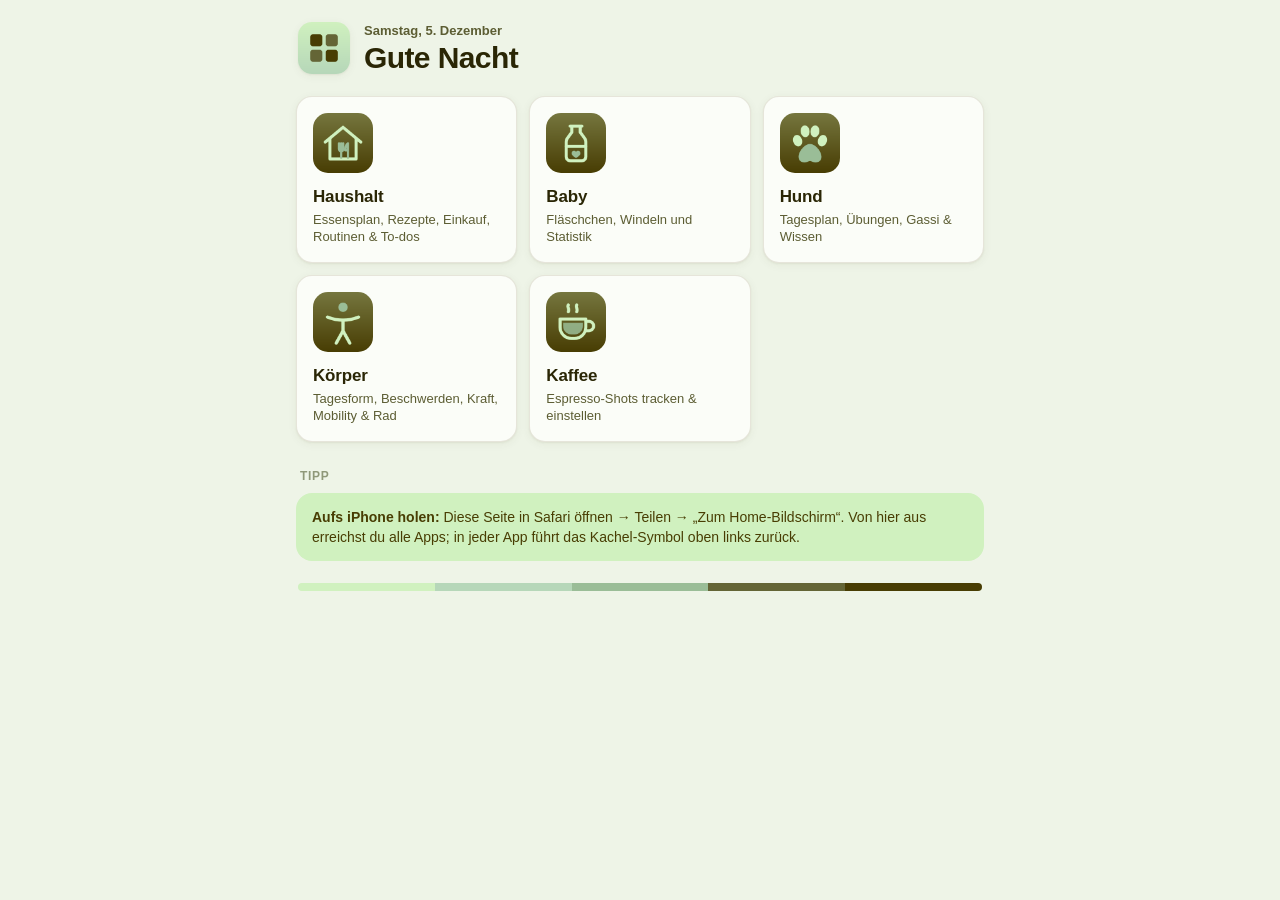
<file: index.html>
<!DOCTYPE html>
<html lang="de">
<head>
<meta charset="UTF-8">
<meta name="viewport" content="width=device-width, initial-scale=1, viewport-fit=cover">
<title>Mein Cockpit</title>
<meta name="description" content="Alle Apps auf einen Blick: Haushalt, Baby, Hund, Körper und Kaffee">
<meta name="theme-color" content="#eef4e7" media="(prefers-color-scheme: light)">
<meta name="theme-color" content="#13150c" media="(prefers-color-scheme: dark)">
<meta name="apple-mobile-web-app-capable" content="yes">
<meta name="mobile-web-app-capable" content="yes">
<meta name="apple-mobile-web-app-status-bar-style" content="default">
<meta name="apple-mobile-web-app-title" content="Cockpit">
<link rel="manifest" href="manifest.webmanifest">
<link rel="apple-touch-icon" href="apple-touch-icon.png">
<link rel="icon" type="image/png" href="icon-192.png">
<link rel="stylesheet" href="shared/ui.css">
<style>
*,*::before,*::after{box-sizing:border-box;margin:0;padding:0}
html{-webkit-text-size-adjust:100%}
body{color:var(--t1);font:16px/1.4 -apple-system,BlinkMacSystemFont,"SF Pro Text","Segoe UI",Roboto,Helvetica,Arial,sans-serif;-webkit-font-smoothing:antialiased;min-height:100vh;-webkit-tap-highlight-color:transparent}
a{color:inherit;text-decoration:none}
.wrap{max-width:720px;margin:0 auto;padding:calc(var(--top) + 22px) 16px calc(28px + var(--bot))}
.hero{display:flex;align-items:center;gap:14px;margin:0 2px 22px}
.hero img{width:52px;height:52px;border-radius:14px;box-shadow:var(--shadow)}
.hero small{display:block;font-size:13px;font-weight:650;color:var(--t2);text-transform:capitalize}
.hero h1{font-size:30px;font-weight:800;letter-spacing:-.02em;line-height:1.1}
.grid{display:grid;grid-template-columns:repeat(2,minmax(0,1fr));gap:12px}
@media (min-width:600px){.grid{grid-template-columns:repeat(3,minmax(0,1fr))}}
.app{display:flex;flex-direction:column;gap:12px;padding:16px;border-radius:var(--r);background:var(--card);border:1px solid var(--line);box-shadow:var(--shadow);transition:transform .12s}
.app:active{transform:scale(.97)}
.app img{width:60px;height:60px;border-radius:15px}
.app b{display:block;font-size:17px;font-weight:750;letter-spacing:-.01em}
.app span{display:block;font-size:13px;color:var(--t2);line-height:1.35;margin-top:2px}
.sec{margin:26px 4px 8px;font-size:12px;font-weight:750;letter-spacing:.06em;text-transform:uppercase;color:var(--t3)}
.tip{padding:14px 16px;border-radius:var(--r);background:var(--hi);color:var(--hi-t);font-size:14px;line-height:1.45}
.tip b{font-weight:750}
.palette{display:flex;height:8px;border-radius:4px;overflow:hidden;margin:22px 2px 0}
.palette i{flex:1}
</style>
</head>
<body>
<main class="wrap">
  <header class="hero">
    <img src="icon-192.png" alt="">
    <div><small id="today"></small><h1 id="hello">Mein Cockpit</h1></div>
  </header>

  <nav class="grid" aria-label="Apps">
    <a class="app" href="essen/"><img src="essen/icon-192.png" alt=""><div><b>Haushalt</b><span>Essensplan, Rezepte, Einkauf, Routinen &amp; To-dos</span></div></a>
    <a class="app" href="baby/"><img src="baby/icon-192.png" alt=""><div><b>Baby</b><span>Fläschchen, Windeln und Statistik</span></div></a>
    <a class="app" href="hund/"><img src="hund/icon-192.png" alt=""><div><b>Hund</b><span>Tagesplan, Übungen, Gassi &amp; Wissen</span></div></a>
    <a class="app" href="koerper/"><img src="koerper/icon-192.png" alt=""><div><b>Körper</b><span>Tagesform, Beschwerden, Kraft, Mobility &amp; Rad</span></div></a>
    <a class="app" href="kaffee/"><img src="kaffee/icon-192.png" alt=""><div><b>Kaffee</b><span>Espresso-Shots tracken &amp; einstellen</span></div></a>
  </nav>

  <div class="sec">Tipp</div>
  <p class="tip"><b>Aufs iPhone holen:</b> Diese Seite in Safari öffnen → Teilen → „Zum Home-Bildschirm“. Von hier aus erreichst du alle Apps; in jeder App führt das Kachel-Symbol oben links zurück.</p>

  <div class="palette" aria-hidden="true"><i style="background:#D0F1BF"></i><i style="background:#B6D7B9"></i><i style="background:#9ABD97"></i><i style="background:#646536"></i><i style="background:#483D03"></i></div>
</main>
<script>
  // Begrüßung nach Tageszeit
  (function () {
    var d = new Date(), h = d.getHours();
    document.getElementById('hello').textContent = h < 5 ? 'Gute Nacht' : h < 11 ? 'Guten Morgen' : h < 17 ? 'Hallo' : h < 22 ? 'Guten Abend' : 'Gute Nacht';
    document.getElementById('today').textContent = d.toLocaleDateString('de-DE', { weekday: 'long', day: 'numeric', month: 'long' });
  })();
  if ('serviceWorker' in navigator) navigator.serviceWorker.register('sw.js').catch(function () {});
</script>
</body>
</html>
</file>
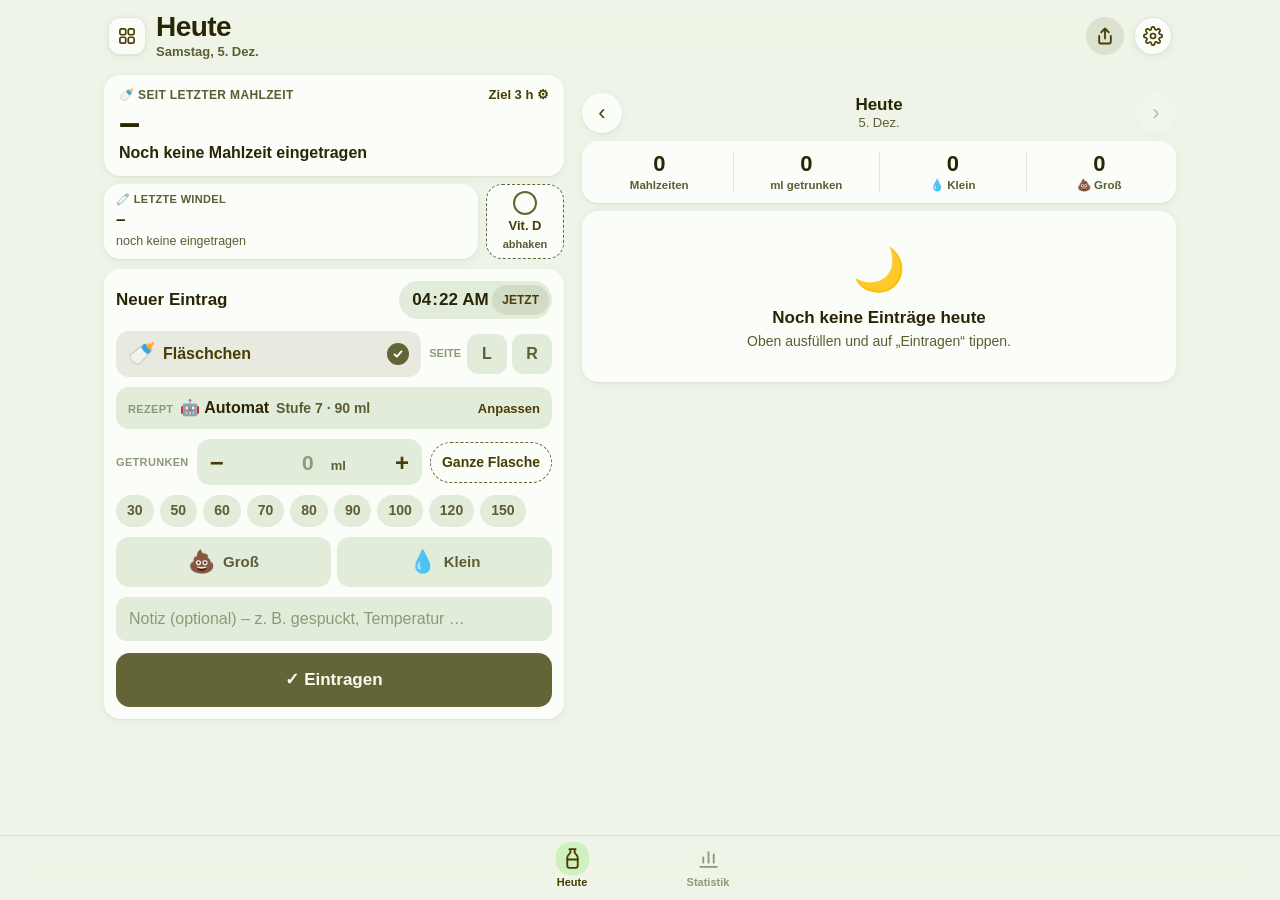
<file: baby/index.html>
<!DOCTYPE html>
<html lang="de">
<head>
<meta charset="UTF-8">
<meta name="viewport" content="width=device-width, initial-scale=1, viewport-fit=cover">
<title>Baby-Tagebuch</title>
<meta name="description" content="Stillen, Fläschchen, Schlaf und Windeln tracken – schnell, einfach, offline.">
<meta name="theme-color" content="#eef4e7">
<meta name="apple-mobile-web-app-capable" content="yes">
<meta name="mobile-web-app-capable" content="yes">
<meta name="apple-mobile-web-app-status-bar-style" content="default">
<meta name="apple-mobile-web-app-title" content="Baby">
<link rel="manifest" href="manifest.webmanifest">
<link rel="apple-touch-icon" href="apple-touch-icon.png">
<link rel="icon" type="image/png" href="icon-192.png">
<link rel="stylesheet" href="app.css">
<link rel="stylesheet" href="../shared/ui.css">
<script>
  // Theme vor dem ersten Zeichnen setzen (kein Aufblitzen nachts)
  try { var t = JSON.parse(localStorage.getItem('baby.v1') || '{}').settings; if (t && t.theme && t.theme !== 'auto') document.documentElement.dataset.theme = t.theme; } catch (e) {}
</script>
</head>
<body>
<header class="top">
  <a class="cockpit-btn" href="../" aria-label="Zum Cockpit" title="Zum Cockpit"><svg viewBox="0 0 24 24"><rect x="3.5" y="3.5" width="7" height="7" rx="2"/><rect x="13.5" y="3.5" width="7" height="7" rx="2"/><rect x="3.5" y="13.5" width="7" height="7" rx="2"/><rect x="13.5" y="13.5" width="7" height="7" rx="2"/></svg></a>
  <div class="ttl"><h1 id="title">Heute</h1><small id="sub"></small></div>
  <div id="hact" class="hact"></div>
  <button class="gear-btn" data-act="tab" data-view="more" aria-label="Einstellungen" title="Einstellungen"><svg viewBox="0 0 24 24"><circle cx="12" cy="12" r="3"/><path d="M19.4 15a1.7 1.7 0 0 0 .3 1.8l.1.1a2 2 0 1 1-2.8 2.8l-.1-.1a1.7 1.7 0 0 0-1.8-.3 1.7 1.7 0 0 0-1 1.5V21a2 2 0 1 1-4 0v-.1a1.7 1.7 0 0 0-1.1-1.5 1.7 1.7 0 0 0-1.8.3l-.1.1a2 2 0 1 1-2.8-2.8l.1-.1a1.7 1.7 0 0 0 .3-1.8 1.7 1.7 0 0 0-1.5-1H3a2 2 0 1 1 0-4h.1a1.7 1.7 0 0 0 1.5-1.1 1.7 1.7 0 0 0-.3-1.8l-.1-.1a2 2 0 1 1 2.8-2.8l.1.1a1.7 1.7 0 0 0 1.8.3H9a1.7 1.7 0 0 0 1-1.5V3a2 2 0 1 1 4 0v.1a1.7 1.7 0 0 0 1 1.5 1.7 1.7 0 0 0 1.8-.3l.1-.1a2 2 0 1 1 2.8 2.8l-.1.1a1.7 1.7 0 0 0-.3 1.8V9a1.7 1.7 0 0 0 1.5 1H21a2 2 0 1 1 0 4h-.1a1.7 1.7 0 0 0-1.5 1z"/></svg></button>
</header>

<main id="main"></main>

<nav class="tabbar" id="tabbar">
  <button data-act="tab" data-view="today">
    <svg viewBox="0 0 24 24"><path d="M9 3h6M10 3v3.2L7.6 9.4A3 3 0 0 0 7 11.2V19a2 2 0 0 0 2 2h6a2 2 0 0 0 2-2v-7.8a3 3 0 0 0-.6-1.8L14 6.2V3"/><path d="M7 13h10"/></svg>
    <span>Heute</span>
  </button>
  <button data-act="tab" data-view="stats">
    <svg viewBox="0 0 24 24"><path d="M4 20h16M7 16v-5M12 16V6M17 16v-8"/></svg>
    <span>Statistik</span>
  </button>
</nav>

<div id="sheets"></div>
<div id="toast" class="toast" role="status" aria-live="polite"></div>

<script src="../shared/cloud.js"></script>
<script src="app.js"></script>
</body>
</html>
</file>
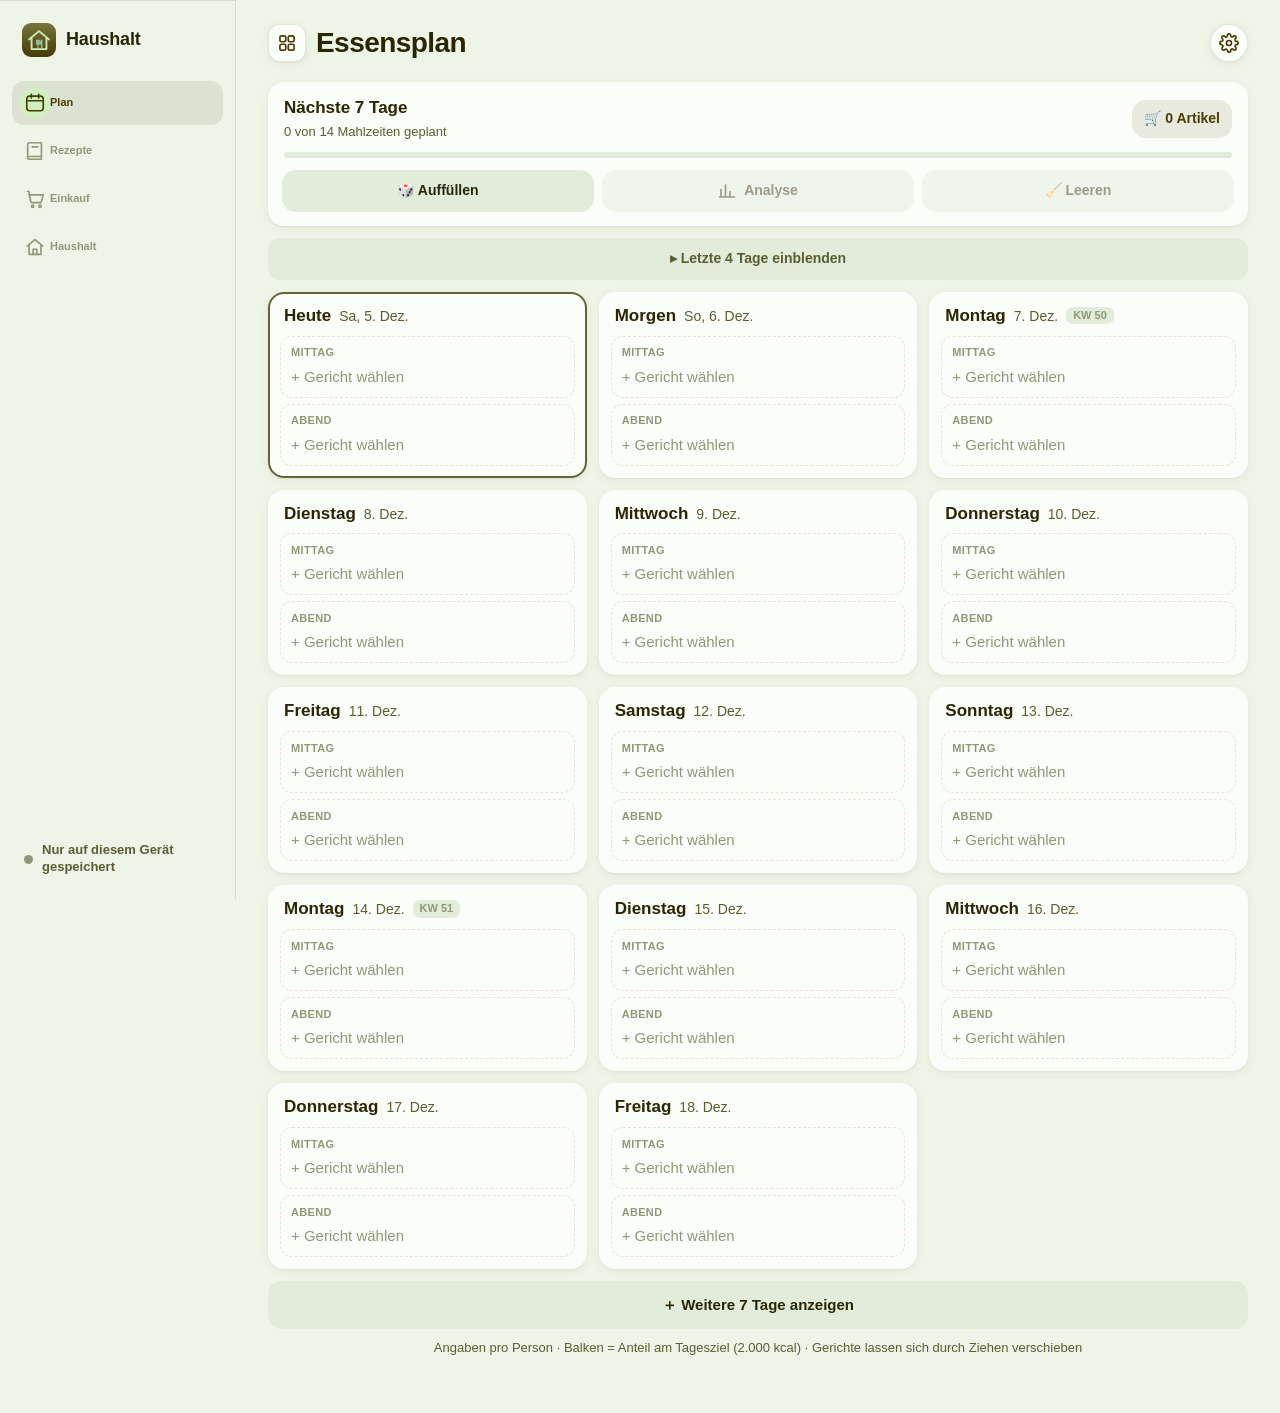
<file: essen/index.html>
<!DOCTYPE html>
<html lang="de">
<head>
<meta charset="UTF-8">
<meta name="viewport" content="width=device-width, initial-scale=1, viewport-fit=cover">
<title>Haushalt – Essen, Einkauf & Aufgaben</title>
<meta name="description" content="Essensplan, Rezepte, Einkaufsliste, Haushalts-Routinen und To-dos – alles in einer App.">
<meta name="theme-color" content="#eef4e7" media="(prefers-color-scheme: light)">
<meta name="theme-color" content="#13150c" media="(prefers-color-scheme: dark)">
<meta name="apple-mobile-web-app-capable" content="yes">
<meta name="mobile-web-app-capable" content="yes">
<meta name="apple-mobile-web-app-status-bar-style" content="default">
<meta name="apple-mobile-web-app-title" content="Haushalt">
<link rel="manifest" href="manifest.webmanifest">
<link rel="apple-touch-icon" href="apple-touch-icon.png">
<link rel="icon" type="image/png" href="icon-192.png">
<link rel="stylesheet" href="app.css">
<link rel="stylesheet" href="../shared/ui.css">
</head>
<body>
<noscript><p style="padding:24px;font:16px sans-serif">Die Haushalts-App braucht JavaScript. Bitte im Browser aktivieren.</p></noscript>
<header class="top">
  <a class="cockpit-btn" href="../" aria-label="Zum Cockpit" title="Zum Cockpit"><svg viewBox="0 0 24 24"><rect x="3.5" y="3.5" width="7" height="7" rx="2"/><rect x="13.5" y="3.5" width="7" height="7" rx="2"/><rect x="3.5" y="13.5" width="7" height="7" rx="2"/><rect x="13.5" y="13.5" width="7" height="7" rx="2"/></svg></a>
  <h1 id="title">Wochenplan</h1>
  <div id="hact" class="hact"></div>
  <button class="gear-btn" data-act="tab" data-view="more" aria-label="Einstellungen" title="Einstellungen"><svg viewBox="0 0 24 24"><circle cx="12" cy="12" r="3"/><path d="M19.4 15a1.7 1.7 0 0 0 .3 1.8l.1.1a2 2 0 1 1-2.8 2.8l-.1-.1a1.7 1.7 0 0 0-1.8-.3 1.7 1.7 0 0 0-1 1.5V21a2 2 0 1 1-4 0v-.1a1.7 1.7 0 0 0-1.1-1.5 1.7 1.7 0 0 0-1.8.3l-.1.1a2 2 0 1 1-2.8-2.8l.1-.1a1.7 1.7 0 0 0 .3-1.8 1.7 1.7 0 0 0-1.5-1H3a2 2 0 1 1 0-4h.1a1.7 1.7 0 0 0 1.5-1.1 1.7 1.7 0 0 0-.3-1.8l-.1-.1a2 2 0 1 1 2.8-2.8l.1.1a1.7 1.7 0 0 0 1.8.3H9a1.7 1.7 0 0 0 1-1.5V3a2 2 0 1 1 4 0v.1a1.7 1.7 0 0 0 1 1.5 1.7 1.7 0 0 0 1.8-.3l.1-.1a2 2 0 1 1 2.8 2.8l-.1.1a1.7 1.7 0 0 0-.3 1.8V9a1.7 1.7 0 0 0 1.5 1H21a2 2 0 1 1 0 4h-.1a1.7 1.7 0 0 0-1.5 1z"/></svg></button>
</header>

<main id="main" aria-live="off"></main>

<nav class="tabbar" id="tabbar" aria-label="Bereiche">
  <div class="brand"><img src="icon-192.png" alt="" width="34" height="34"><b>Haushalt</b></div>
  <button data-act="tab" data-view="plan">
    <svg viewBox="0 0 24 24"><rect x="3" y="4.5" width="18" height="16" rx="3"/><path d="M3 9.5h18M8 2.5v4M16 2.5v4"/></svg>
    <span>Plan</span>
  </button>
  <button data-act="tab" data-view="recipes">
    <svg viewBox="0 0 24 24"><path d="M4 4.5A1.5 1.5 0 0 1 5.5 3H19v15H5.5A1.5 1.5 0 0 0 4 19.5z"/><path d="M4 19.5A1.5 1.5 0 0 0 5.5 21H19v-3M9 7.5h6"/></svg>
    <span>Rezepte</span>
  </button>
  <button data-act="tab" data-view="shop">
    <svg viewBox="0 0 24 24"><path d="M2.5 3.5h2.6l2.2 11.2a1.5 1.5 0 0 0 1.5 1.2h8.7a1.5 1.5 0 0 0 1.5-1.1L21 7.5H6"/><circle cx="9.5" cy="20" r="1.3"/><circle cx="17.5" cy="20" r="1.3"/></svg>
    <span>Einkauf</span><i class="badge" id="shopBadge" hidden></i>
  </button>
  <button data-act="tab" data-view="home">
    <svg viewBox="0 0 24 24"><path d="M3.5 11 12 4l8.5 7"/><path d="M5.5 9.5V20h13V9.5"/><path d="M10 20v-5.5h4V20"/></svg>
    <span>Haushalt</span><i class="badge" id="homeBadge" hidden></i>
  </button>
  <button type="button" class="side-status" id="sideStatus" data-cloud="tap"><i></i><span>Nur auf diesem Gerät</span></button>
</nav>

<div id="sheets"></div>
<div id="toast" class="toast" role="status" aria-live="polite"></div>

<script src="foods.js"></script>
<script src="nutri.js"></script>
<script src="depts.js"></script>
<script src="recipes.js"></script>
<script src="recipes2.js"></script>
<script src="recipes3.js"></script>
<script src="recipes4.js"></script>
<script src="recipes5.js"></script>
<script src="recipes6.js"></script>
<script src="recipes7.js"></script>
<script src="curation.js"></script>
<script src="../shared/cloud.js"></script>
<script src="app.js"></script>
<script src="tinder.js"></script>
<script src="photos.js"></script>
<script src="extras.js"></script>
<script src="haushalt-data.js"></script>
<script src="haushalt.js"></script>
</body>
</html>
</file>
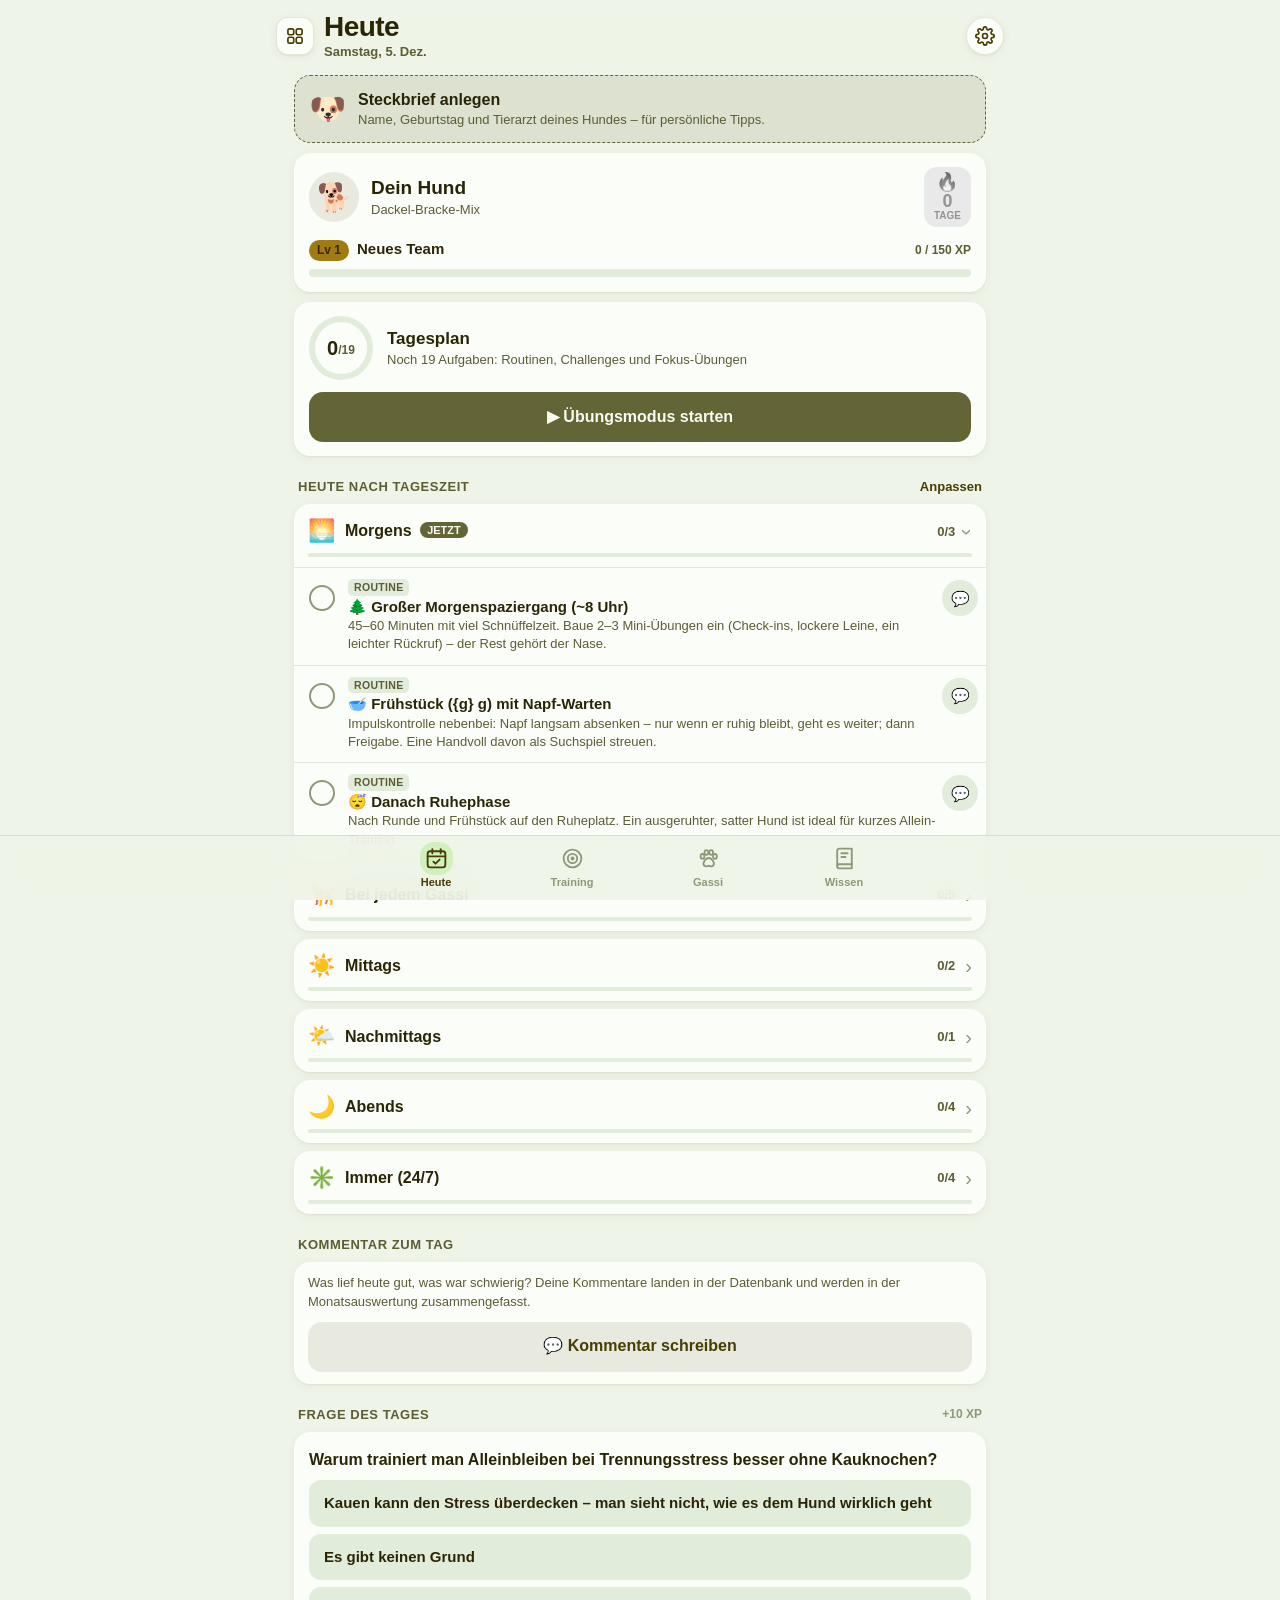
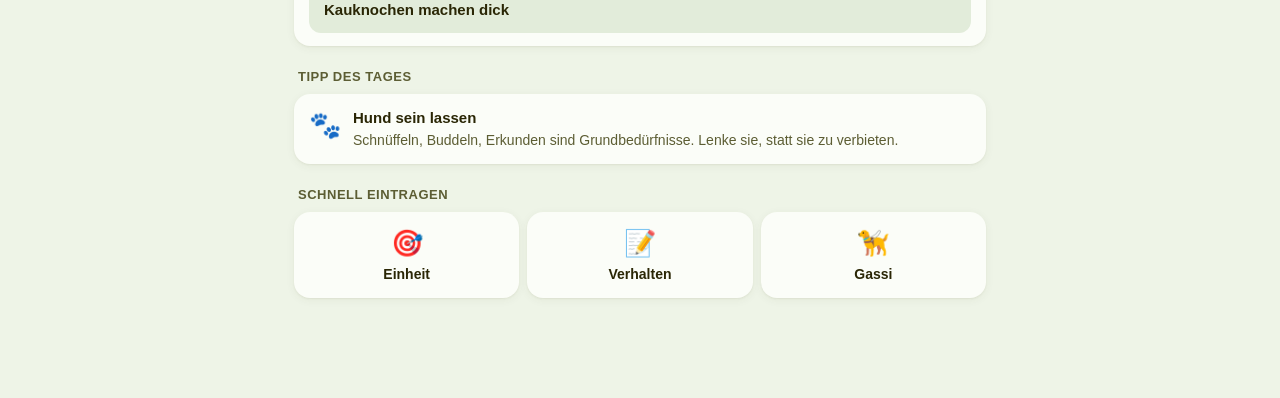
<file: hund/index.html>
<!DOCTYPE html>
<html lang="de">
<head>
<meta charset="UTF-8">
<meta name="viewport" content="width=device-width, initial-scale=1, viewport-fit=cover">
<title>Hunde-Coach</title>
<meta name="description" content="Hundeerziehung für euren Dackel-Bracke-Mix: Übungen, Wissen, Gassi-Challenges, Fortschritt und Abzeichen.">
<meta name="theme-color" content="#eef4e7">
<meta name="apple-mobile-web-app-capable" content="yes">
<meta name="mobile-web-app-capable" content="yes">
<meta name="apple-mobile-web-app-status-bar-style" content="default">
<meta name="apple-mobile-web-app-title" content="Hund">
<link rel="manifest" href="manifest.webmanifest">
<link rel="apple-touch-icon" href="apple-touch-icon.png">
<link rel="icon" type="image/png" href="icon-192.png">
<link rel="stylesheet" href="app.css">
<link rel="stylesheet" href="../shared/ui.css">
<script>
  // Theme vor dem ersten Zeichnen setzen (kein Aufblitzen nachts)
  try { var t = JSON.parse(localStorage.getItem('hund.v1') || '{}').settings; if (t && t.theme && t.theme !== 'auto') document.documentElement.dataset.theme = t.theme; } catch (e) {}
</script>
</head>
<body>
<header class="top">
  <button class="backbtn" id="back" aria-label="Zurück" hidden><svg viewBox="0 0 24 24"><path d="M15 5l-7 7 7 7"/></svg></button>
  <a class="cockpit-btn" href="../" aria-label="Zum Cockpit" title="Zum Cockpit"><svg viewBox="0 0 24 24"><rect x="3.5" y="3.5" width="7" height="7" rx="2"/><rect x="13.5" y="3.5" width="7" height="7" rx="2"/><rect x="3.5" y="13.5" width="7" height="7" rx="2"/><rect x="13.5" y="13.5" width="7" height="7" rx="2"/></svg></a>
  <div class="ttl"><h1 id="title">Heute</h1><small id="sub"></small></div>
  <div id="hact" class="hact"></div>
  <button class="gear-btn" data-act="tab" data-view="mehr" aria-label="Einstellungen" title="Einstellungen"><svg viewBox="0 0 24 24"><circle cx="12" cy="12" r="3"/><path d="M19.4 15a1.7 1.7 0 0 0 .3 1.8l.1.1a2 2 0 1 1-2.8 2.8l-.1-.1a1.7 1.7 0 0 0-1.8-.3 1.7 1.7 0 0 0-1 1.5V21a2 2 0 1 1-4 0v-.1a1.7 1.7 0 0 0-1.1-1.5 1.7 1.7 0 0 0-1.8.3l-.1.1a2 2 0 1 1-2.8-2.8l.1-.1a1.7 1.7 0 0 0 .3-1.8 1.7 1.7 0 0 0-1.5-1H3a2 2 0 1 1 0-4h.1a1.7 1.7 0 0 0 1.5-1.1 1.7 1.7 0 0 0-.3-1.8l-.1-.1a2 2 0 1 1 2.8-2.8l.1.1a1.7 1.7 0 0 0 1.8.3H9a1.7 1.7 0 0 0 1-1.5V3a2 2 0 1 1 4 0v.1a1.7 1.7 0 0 0 1 1.5 1.7 1.7 0 0 0 1.8-.3l.1-.1a2 2 0 1 1 2.8 2.8l-.1.1a1.7 1.7 0 0 0-.3 1.8V9a1.7 1.7 0 0 0 1.5 1H21a2 2 0 1 1 0 4h-.1a1.7 1.7 0 0 0-1.5 1z"/></svg></button>
</header>

<main id="main"></main>

<nav class="tabbar" id="tabbar">
  <button data-act="tab" data-view="heute">
    <svg viewBox="0 0 24 24"><rect x="3.5" y="5" width="17" height="15.5" rx="2.5"/><path d="M3.5 10h17M8 3v4M16 3v4M9 15l2 2 4-4"/></svg>
    <span>Heute</span>
  </button>
  <button data-act="tab" data-view="training">
    <svg viewBox="0 0 24 24"><circle cx="12" cy="12" r="8.5"/><circle cx="12" cy="12" r="4.5"/><circle cx="12" cy="12" r="1" fill="currentColor"/></svg>
    <span>Training</span>
  </button>
  <button data-act="tab" data-view="gassi">
    <svg viewBox="0 0 24 24"><ellipse cx="6.2" cy="10" rx="1.8" ry="2.3"/><ellipse cx="10" cy="6.2" rx="1.8" ry="2.3"/><ellipse cx="14.5" cy="6.2" rx="1.8" ry="2.3"/><ellipse cx="18.2" cy="10" rx="1.8" ry="2.3"/><path d="M12.2 11.5c-2.6 0-5 3.3-5 5.6 0 1.6 1.2 2.4 2.6 2.4 1 0 1.6-.5 2.4-.5s1.4.5 2.4.5c1.4 0 2.6-.8 2.6-2.4 0-2.3-2.4-5.6-5-5.6z"/></svg>
    <span>Gassi</span>
  </button>
  <button data-act="tab" data-view="wissen">
    <svg viewBox="0 0 24 24"><path d="M5 4.5A2 2 0 0 1 7 2.5h12v15H7a2 2 0 0 0-2 2z"/><path d="M5 19.5a2 2 0 0 0 2 2h12v-4M9 7h6M9 10.5h4"/></svg>
    <span>Wissen</span>
  </button>
</nav>

<div id="sheets"></div>
<div id="toast" class="toast" role="status" aria-live="polite"></div>

<script src="../shared/cloud.js"></script>
<script src="data-basis.js"></script>
<script src="data-uebungen1.js"></script>
<script src="data-uebungen2.js"></script>
<script src="data-wissen.js"></script>
<script src="data-plus.js"></script>
<script src="app.js"></script>
</body>
</html>
</file>
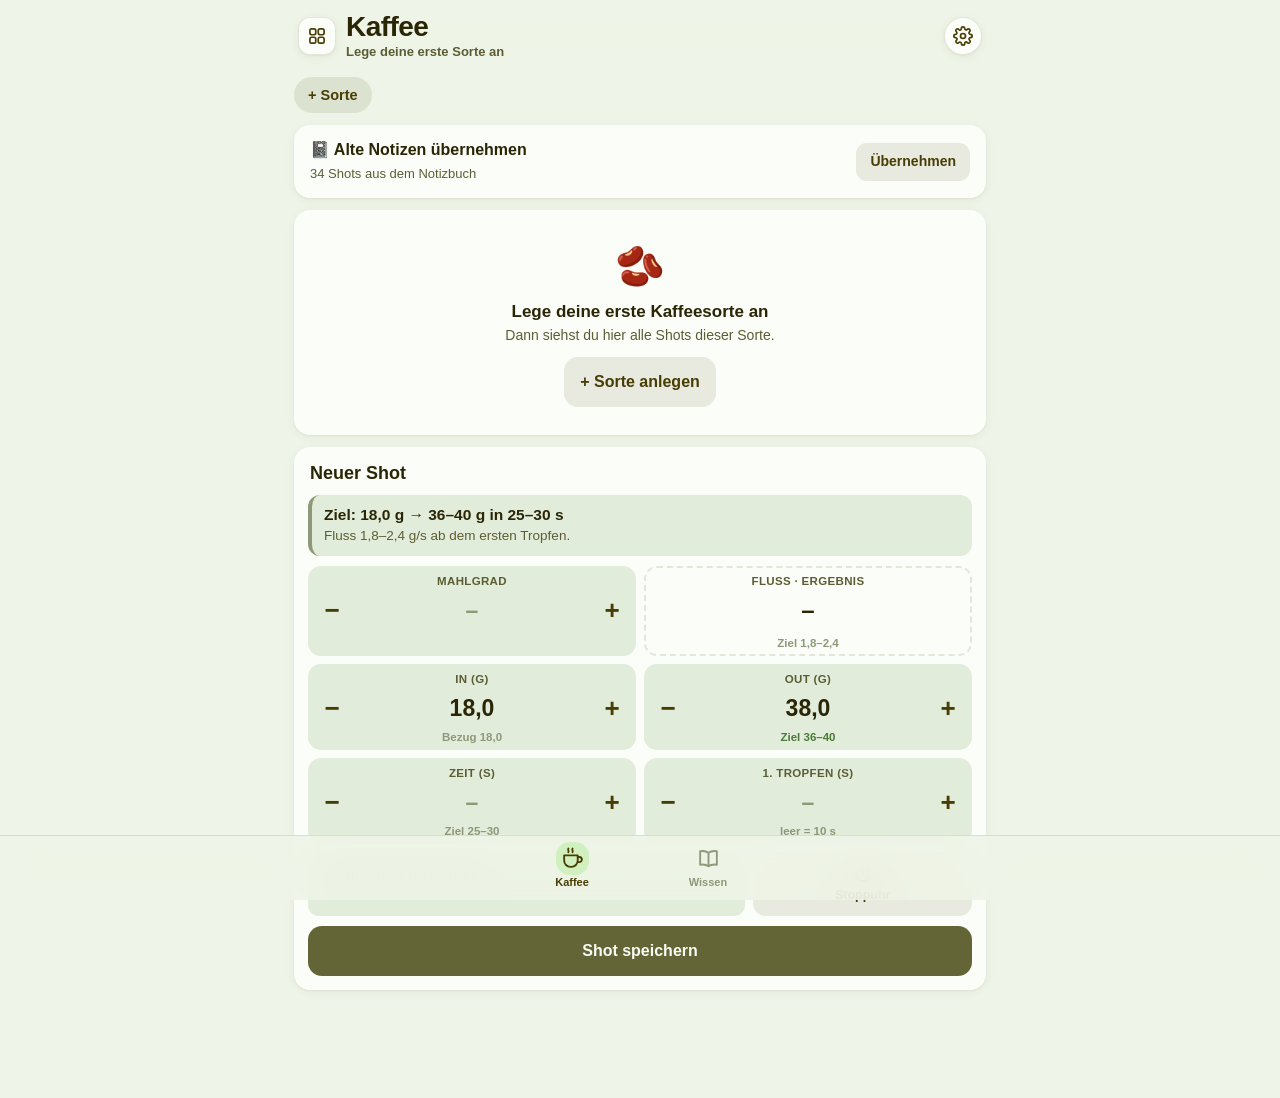
<file: kaffee/index.html>
<!DOCTYPE html>
<html lang="de">
<head>
<meta charset="UTF-8">
<meta name="viewport" content="width=device-width, initial-scale=1, viewport-fit=cover">
<title>Kaffee-Logbuch</title>
<meta name="description" content="Espresso-Shots tracken, Rezepte vergleichen und Empfehlungen zum Einstellen bekommen.">
<meta name="theme-color" content="#eef4e7">
<meta name="apple-mobile-web-app-capable" content="yes">
<meta name="mobile-web-app-capable" content="yes">
<meta name="apple-mobile-web-app-status-bar-style" content="default">
<meta name="apple-mobile-web-app-title" content="Kaffee">
<link rel="manifest" href="manifest.webmanifest">
<link rel="apple-touch-icon" href="apple-touch-icon.png">
<link rel="icon" type="image/png" href="icon-192.png">
<link rel="stylesheet" href="app.css">
<link rel="stylesheet" href="../shared/ui.css">
<script>
  // Theme vor dem ersten Zeichnen setzen (kein Aufblitzen)
  try { var t = JSON.parse(localStorage.getItem('kaffee.v1') || '{}').settings; if (t && t.theme && t.theme !== 'auto') document.documentElement.dataset.theme = t.theme; } catch (e) {}
</script>
</head>
<body>
<noscript><p style="padding:24px;font:16px sans-serif">Das Kaffee-Logbuch braucht JavaScript.</p></noscript>
<header class="top">
  <a class="cockpit-btn" href="../" aria-label="Zum Cockpit" title="Zum Cockpit"><svg viewBox="0 0 24 24"><rect x="3.5" y="3.5" width="7" height="7" rx="2"/><rect x="13.5" y="3.5" width="7" height="7" rx="2"/><rect x="3.5" y="13.5" width="7" height="7" rx="2"/><rect x="13.5" y="13.5" width="7" height="7" rx="2"/></svg></a>
  <div class="ttl"><h1 id="title">Kaffee</h1><small id="sub"></small></div>
  <div id="hact" class="hact"></div>
  <button class="gear-btn" data-act="tab" data-view="settings" aria-label="Einstellungen" title="Einstellungen"><svg viewBox="0 0 24 24"><circle cx="12" cy="12" r="3"/><path d="M19.4 15a1.7 1.7 0 0 0 .3 1.8l.1.1a2 2 0 1 1-2.8 2.8l-.1-.1a1.7 1.7 0 0 0-1.8-.3 1.7 1.7 0 0 0-1 1.5V21a2 2 0 1 1-4 0v-.1a1.7 1.7 0 0 0-1.1-1.5 1.7 1.7 0 0 0-1.8.3l-.1.1a2 2 0 1 1-2.8-2.8l.1-.1a1.7 1.7 0 0 0 .3-1.8 1.7 1.7 0 0 0-1.5-1H3a2 2 0 1 1 0-4h.1a1.7 1.7 0 0 0 1.5-1.1 1.7 1.7 0 0 0-.3-1.8l-.1-.1a2 2 0 1 1 2.8-2.8l.1.1a1.7 1.7 0 0 0 1.8.3H9a1.7 1.7 0 0 0 1-1.5V3a2 2 0 1 1 4 0v.1a1.7 1.7 0 0 0 1 1.5 1.7 1.7 0 0 0 1.8-.3l.1-.1a2 2 0 1 1 2.8 2.8l-.1.1a1.7 1.7 0 0 0-.3 1.8V9a1.7 1.7 0 0 0 1.5 1H21a2 2 0 1 1 0 4h-.1a1.7 1.7 0 0 0-1.5 1z"/></svg></button>
</header>

<main id="main"></main>

<nav class="tabbar" id="tabbar" aria-label="Bereiche">
  <button data-act="tab" data-view="coffee">
    <svg viewBox="0 0 24 24"><path d="M4 9h13v5a6 6 0 0 1-6 6h-1a6 6 0 0 1-6-6z"/><path d="M17 10.5h1.5a2.5 2.5 0 0 1 0 5H17M8 2.5c-.8 1 .8 2 0 3.5M12 2.5c-.8 1 .8 2 0 3.5"/></svg>
    <span>Kaffee</span>
  </button>
  <button data-act="tab" data-view="know">
    <svg viewBox="0 0 24 24"><path d="M12 6.5C10 5 7 4.5 4 5v13c3-.5 6 0 8 1.5 2-1.5 5-2 8-1.5V5c-3-.5-6 0-8 1.5zM12 6.5v13"/></svg>
    <span>Wissen</span>
  </button>
</nav>

<div id="sheets"></div>
<div id="tip" class="tip" role="tooltip" hidden></div>
<div id="toast" class="toast" role="status" aria-live="polite"></div>

<script src="../shared/cloud.js"></script>
<script src="advice.js"></script>
<script src="charts.js"></script>
<script src="wissen.js"></script>
<script src="app.js"></script>
</body>
</html>
</file>
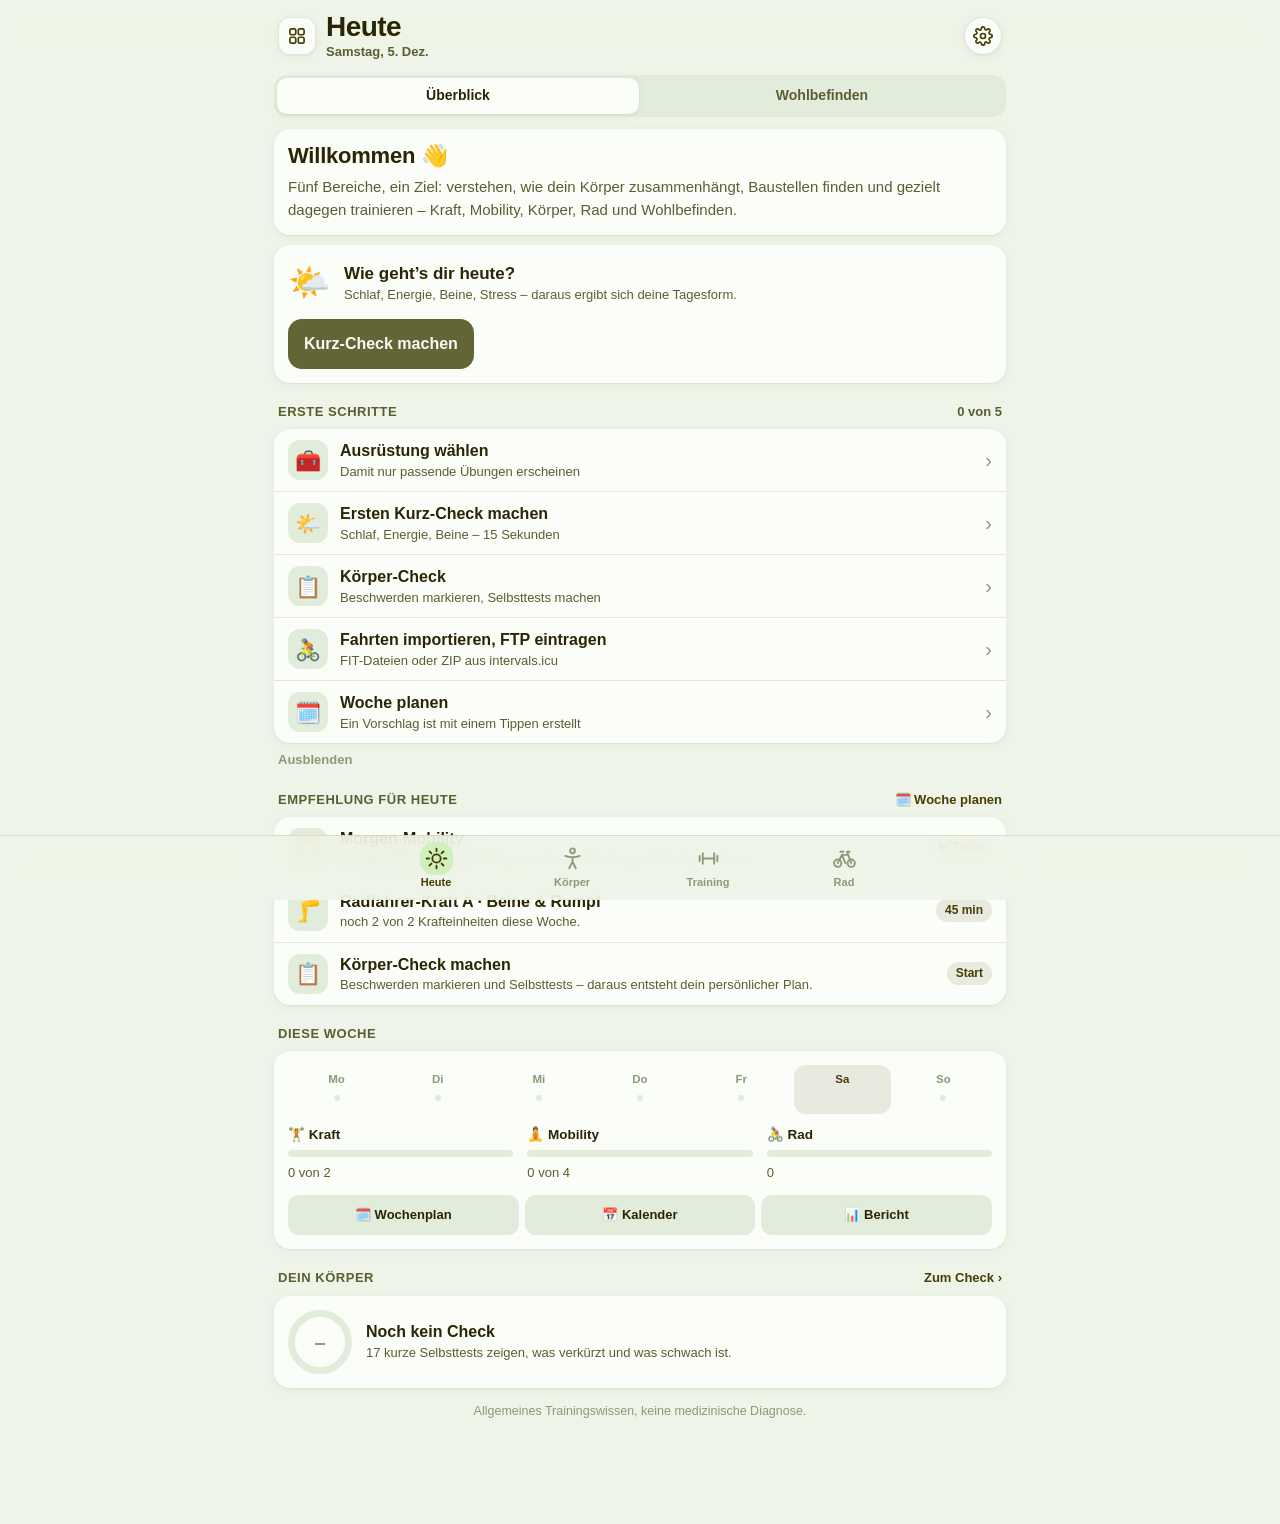
<file: koerper/index.html>
<!DOCTYPE html>
<html lang="de">
<head>
<meta charset="UTF-8">
<meta name="viewport" content="width=device-width, initial-scale=1, viewport-fit=cover">
<title>Körper-Coach</title>
<meta name="description" content="Kraft, Mobility, Körper, Rad und Wohlbefinden: verstehen, tracken, gezielt trainieren.">
<meta name="theme-color" content="#eef4e7">
<meta name="apple-mobile-web-app-capable" content="yes">
<meta name="mobile-web-app-capable" content="yes">
<meta name="apple-mobile-web-app-status-bar-style" content="default">
<meta name="apple-mobile-web-app-title" content="Körper">
<link rel="manifest" href="manifest.webmanifest">
<link rel="apple-touch-icon" href="apple-touch-icon.png">
<link rel="icon" type="image/png" href="icon-192.png">
<link rel="stylesheet" href="app.css">
<link rel="stylesheet" href="../shared/ui.css">
<script>
  // Theme vor dem ersten Zeichnen setzen (kein Aufblitzen nachts)
  try { var t = JSON.parse(localStorage.getItem('koerper.v1') || '{}').settings; if (t && t.theme && t.theme !== 'auto') document.documentElement.dataset.theme = t.theme; } catch (e) {}
</script>
</head>
<body>
<header class="top">
  <a class="cockpit-btn" href="../" aria-label="Zum Cockpit" title="Zum Cockpit"><svg viewBox="0 0 24 24"><rect x="3.5" y="3.5" width="7" height="7" rx="2"/><rect x="13.5" y="3.5" width="7" height="7" rx="2"/><rect x="3.5" y="13.5" width="7" height="7" rx="2"/><rect x="13.5" y="13.5" width="7" height="7" rx="2"/></svg></a>
  <div class="ttl"><h1 id="title">Heute</h1><small id="sub"></small></div>
  <div id="hact" class="hact"></div>
  <button class="gear-btn" data-act="settings" aria-label="Einstellungen" title="Einstellungen"><svg viewBox="0 0 24 24"><circle cx="12" cy="12" r="3"/><path d="M19.4 15a1.7 1.7 0 0 0 .3 1.8l.1.1a2 2 0 1 1-2.8 2.8l-.1-.1a1.7 1.7 0 0 0-1.8-.3 1.7 1.7 0 0 0-1 1.5V21a2 2 0 1 1-4 0v-.1a1.7 1.7 0 0 0-1.1-1.5 1.7 1.7 0 0 0-1.8.3l-.1.1a2 2 0 1 1-2.8-2.8l.1-.1a1.7 1.7 0 0 0 .3-1.8 1.7 1.7 0 0 0-1.5-1H3a2 2 0 1 1 0-4h.1a1.7 1.7 0 0 0 1.5-1.1 1.7 1.7 0 0 0-.3-1.8l-.1-.1a2 2 0 1 1 2.8-2.8l.1.1a1.7 1.7 0 0 0 1.8.3H9a1.7 1.7 0 0 0 1-1.5V3a2 2 0 1 1 4 0v.1a1.7 1.7 0 0 0 1 1.5 1.7 1.7 0 0 0 1.8-.3l.1-.1a2 2 0 1 1 2.8 2.8l-.1.1a1.7 1.7 0 0 0-.3 1.8V9a1.7 1.7 0 0 0 1.5 1H21a2 2 0 1 1 0 4h-.1a1.7 1.7 0 0 0-1.5 1z"/></svg></button>
</header>

<main id="main"></main>

<div id="dock" class="dock"></div>

<nav class="tabbar" id="tabbar">
  <button data-act="tab" data-view="home">
    <svg viewBox="0 0 24 24"><circle cx="12" cy="12" r="4"/><path d="M12 2.5v2.5M12 19v2.5M2.5 12H5M19 12h2.5M5.3 5.3l1.8 1.8M16.9 16.9l1.8 1.8M5.3 18.7l1.8-1.8M16.9 7.1l1.8-1.8"/></svg>
    <span>Heute</span>
  </button>
  <button data-act="tab" data-view="body">
    <svg viewBox="0 0 24 24"><circle cx="12" cy="4.6" r="2.3"/><path d="M5 9.5c2.3.9 4.6 1.2 7 1.2s4.7-.3 7-1.2M12 10.7V15M12 15l-3.2 6.5M12 15l3.2 6.5"/></svg>
    <span>Körper</span>
  </button>
  <button data-act="tab" data-view="train">
    <svg viewBox="0 0 24 24"><path d="M6.5 7v10M17.5 7v10M3.5 9.5v5M20.5 9.5v5M6.5 12h11"/></svg>
    <span>Training</span>
  </button>
  <button data-act="tab" data-view="ride">
    <svg viewBox="0 0 24 24"><circle cx="5.5" cy="16.5" r="3.5"/><circle cx="18.5" cy="16.5" r="3.5"/><path d="M5.5 16.5 9.5 8.5h6l3 8M9.5 8.5 13 16.5M8 5.5h3M15.5 8.5 14.5 5.5h2.5"/></svg>
    <span>Rad</span>
  </button>
</nav>

<div id="full" class="full" hidden></div>
<div id="sheets"></div>
<div id="toast" class="toast" role="status" aria-live="polite"></div>

<script src="../shared/cloud.js"></script>
<script src="koerper-data.js"></script>
<script src="data.js"></script>
<script src="moves-data.js"></script>
<script src="moves.js"></script>
<script src="core.js"></script>
<script src="gear.js"></script>
<script src="body.js"></script>
<script src="train.js"></script>
<script src="mob.js"></script>
<script src="fit.js"></script>
<script src="ride.js"></script>
<script src="well.js"></script>
<script src="plan.js"></script>
<script src="home.js"></script>
<script src="import-training.js"></script>
</body>
</html>
</file>
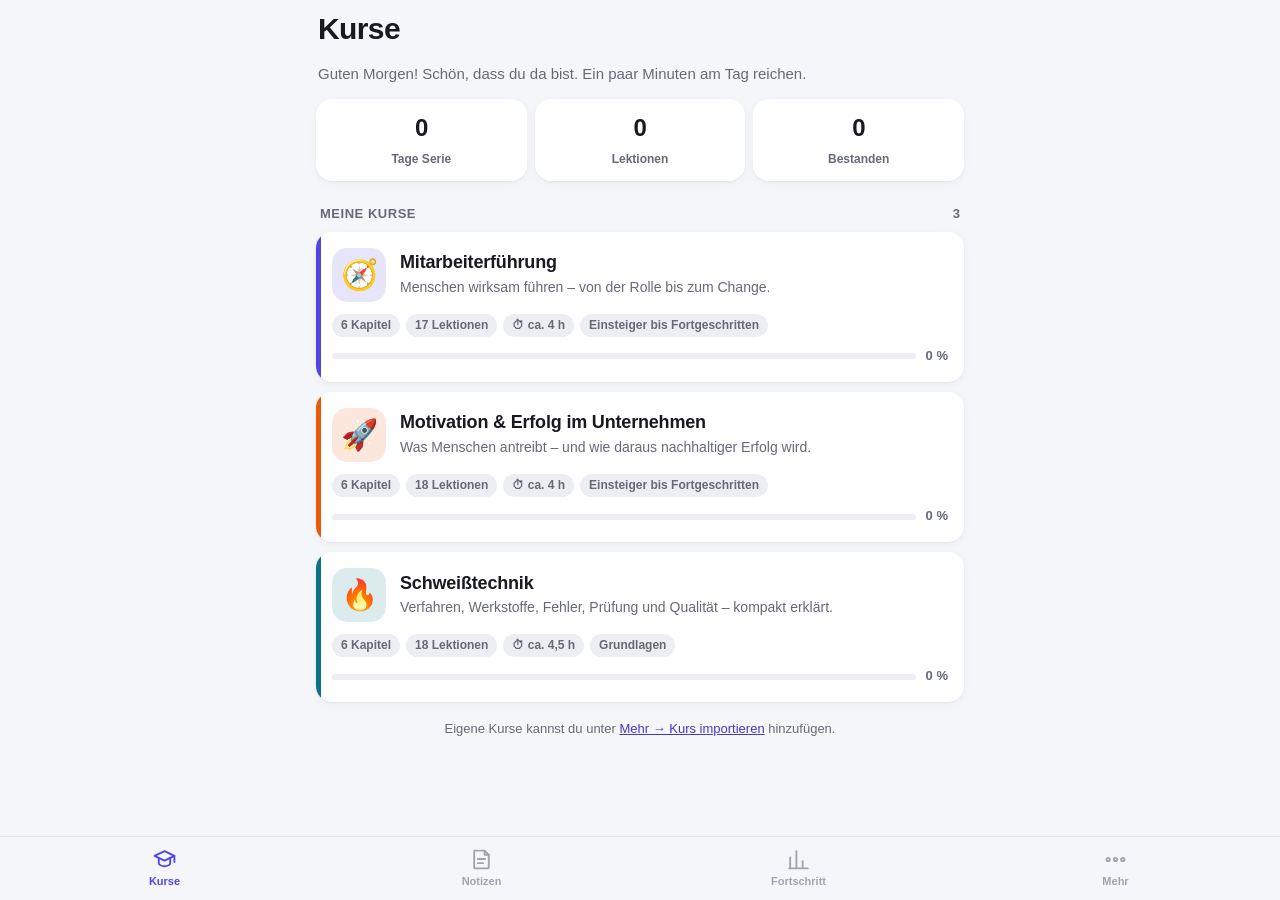
<file: lernen/index.html>
<!DOCTYPE html>
<html lang="de">
<head>
<meta charset="UTF-8">
<meta name="viewport" content="width=device-width, initial-scale=1, viewport-fit=cover">
<title>Lernpfad</title>
<meta name="description" content="Kurse mit Kapiteln, Tests, Notizen und Fortschritt – alles auf einer Plattform.">
<meta name="theme-color" content="#f5f6fa" media="(prefers-color-scheme: light)">
<meta name="theme-color" content="#111214" media="(prefers-color-scheme: dark)">
<meta name="apple-mobile-web-app-capable" content="yes">
<meta name="mobile-web-app-capable" content="yes">
<meta name="apple-mobile-web-app-status-bar-style" content="default">
<meta name="apple-mobile-web-app-title" content="Lernen">
<link rel="manifest" href="manifest.webmanifest">
<link rel="apple-touch-icon" href="apple-touch-icon.png">
<link rel="icon" type="image/png" href="icon-192.png">
<link rel="stylesheet" href="app.css">
</head>
<body>
<header class="top">
  <button class="back" id="back" data-act="back" hidden aria-label="Zurück">
    <svg viewBox="0 0 24 24"><path d="M15 5l-7 7 7 7"/></svg><span id="backLbl">Zurück</span>
  </button>
  <h1 id="title">Kurse</h1>
  <div id="hact" class="hact"></div>
</header>

<main id="main"></main>

<nav class="tabbar" id="tabbar">
  <button data-act="tab" data-view="kurse">
    <svg viewBox="0 0 24 24"><path d="M2.5 8.5 12 4l9.5 4.5L12 13z"/><path d="M6.5 10.5v5c0 1.5 2.5 3 5.5 3s5.5-1.5 5.5-3v-5M21.5 8.5v6"/></svg>
    <span>Kurse</span>
  </button>
  <button data-act="tab" data-view="notizen">
    <svg viewBox="0 0 24 24"><path d="M5 3.5h10l4 4V20a.5.5 0 0 1-.5.5h-13A.5.5 0 0 1 5 20z"/><path d="M15 3.5v4h4M8.5 11.5h7M8.5 15.5h5"/></svg>
    <span>Notizen</span><i class="badge" id="qBadge" hidden></i>
  </button>
  <button data-act="tab" data-view="fortschritt">
    <svg viewBox="0 0 24 24"><path d="M4 20.5V10M10 20.5V4M16 20.5v-7M21 20.5H3"/></svg>
    <span>Fortschritt</span>
  </button>
  <button data-act="tab" data-view="mehr">
    <svg viewBox="0 0 24 24"><circle cx="5" cy="12" r="1.6"/><circle cx="12" cy="12" r="1.6"/><circle cx="19" cy="12" r="1.6"/></svg>
    <span>Mehr</span>
  </button>
</nav>

<div id="sheets"></div>
<div id="toast" class="toast" role="status" aria-live="polite"></div>

<!-- Kursinhalte: neue Kurse einfach als weitere Datei in kurse/ anlegen und hier eintragen -->
<script src="kurse/fuehrung.js"></script>
<script src="kurse/motivation.js"></script>
<script src="kurse/schweissen.js"></script>
<script src="app.js"></script>
</body>
</html>
</file>
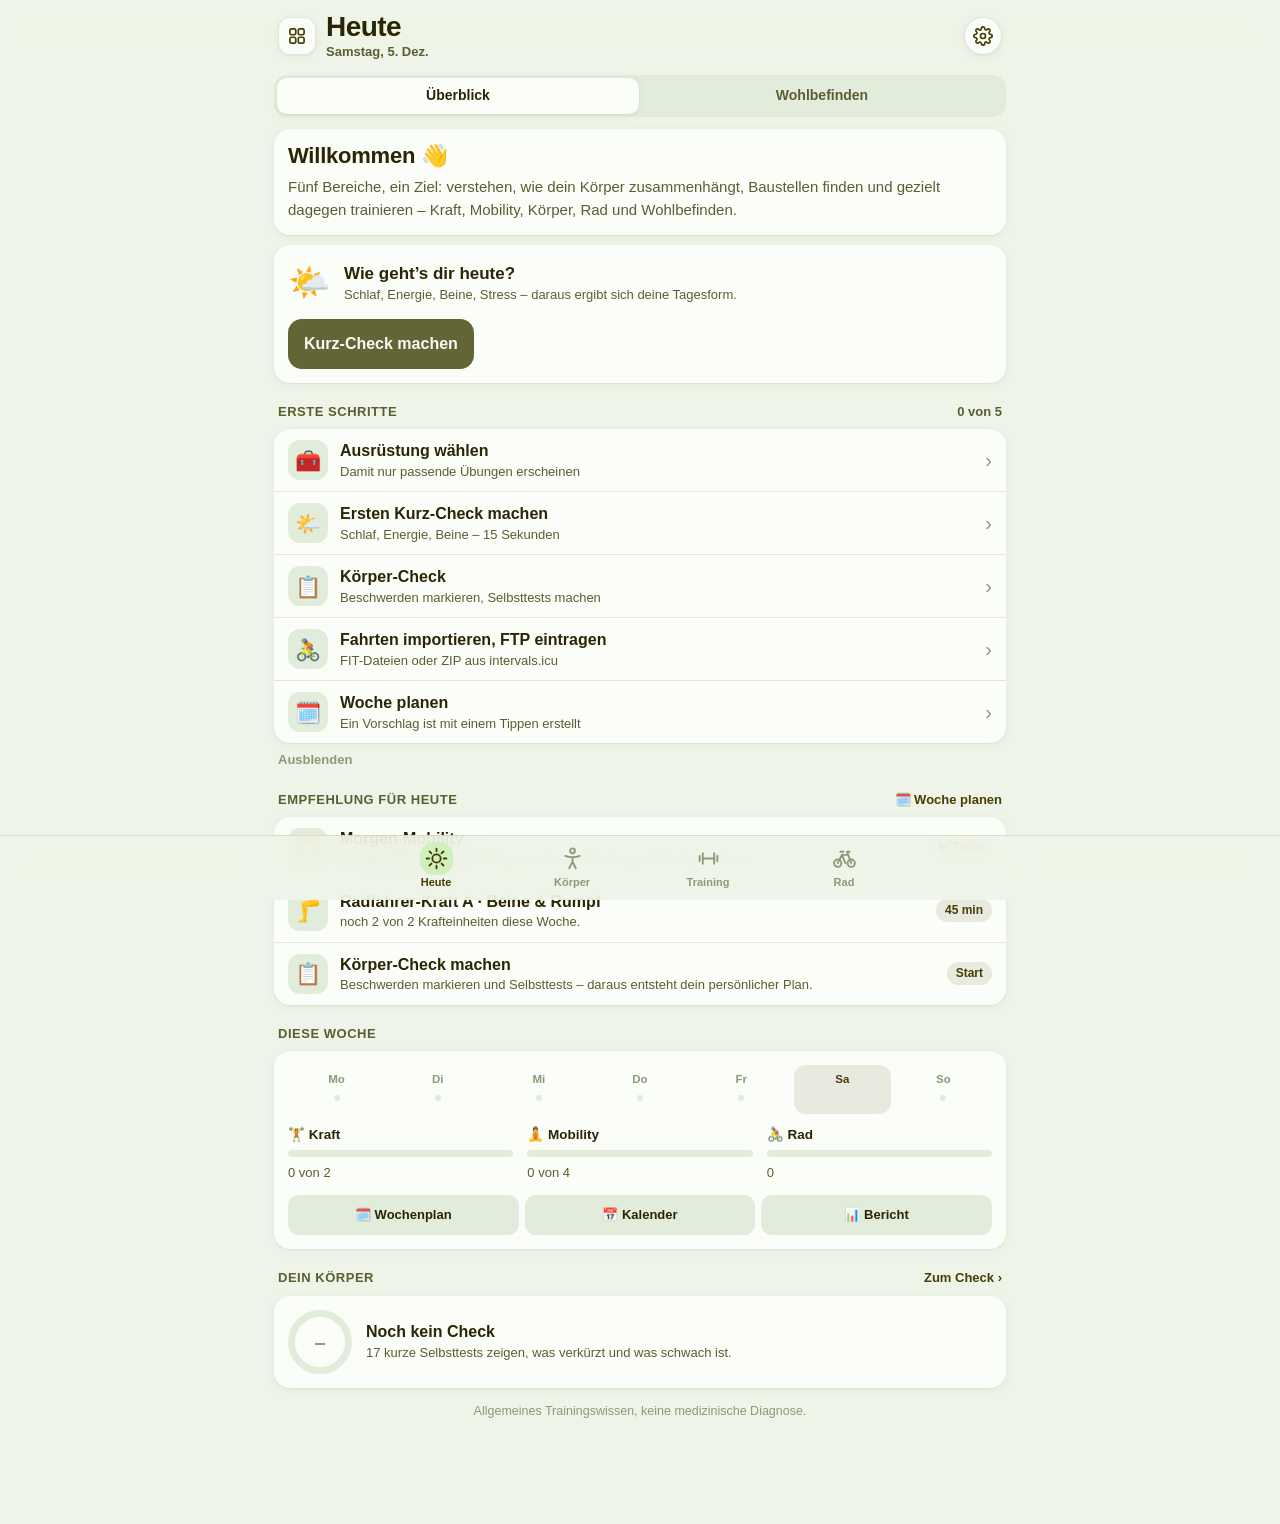
<file: training/index.html>
<!DOCTYPE html>
<html lang="de">
<head>
<meta charset="UTF-8">
<meta name="viewport" content="width=device-width, initial-scale=1">
<title>Training → Körper-Coach</title>
<meta name="theme-color" content="#eef4e7">
<meta http-equiv="refresh" content="0; url=../koerper/">
<style>body{margin:0;min-height:100vh;display:grid;place-items:center;background:#eef4e7;color:#2a2605;font:16px/1.4 -apple-system,BlinkMacSystemFont,sans-serif;text-align:center;padding:24px}a{color:#646536;font-weight:700}</style>
</head>
<body>
<!-- Die Training-App ist im Körper-Coach aufgegangen. Diese Seite leitet alte Lesezeichen und Home-Bildschirm-Icons weiter;
     der Körper-Coach übernimmt die Daten (training.v1) automatisch. -->
<p>Training ist jetzt Teil des <b>Körper-Coach</b>.<br>Deine Daten werden dort automatisch übernommen.<br><br><a href="../koerper/">Zum Körper-Coach →</a></p>
<script>
  // alten Offline-Cache der Training-App entfernen, dann weiter
  if ('serviceWorker' in navigator) navigator.serviceWorker.getRegistrations().then(rs => rs.forEach(r => { if (/\/training\/$/.test(r.scope)) r.unregister(); })).catch(() => {});
  if (window.caches) caches.keys().then(ks => ks.forEach(k => { if (k.startsWith('training-')) caches.delete(k); })).catch(() => {});
  setTimeout(() => location.replace('../koerper/'), 300);
</script>
</body>
</html>
</file>
<file: shared/ui.css>
/* ═══════════════════════════════════════════════════════════════════
   Mein Cockpit – gemeinsames Farbschema & App-Rahmen für alle Apps
   Palette: #D0F1BF Minze · #B6D7B9 Salbei hell · #9ABD97 Salbei
            #646536 Oliv · #483D03 Erdbraun
   Wird in jeder App NACH app.css geladen.
   ═══════════════════════════════════════════════════════════════════ */
:root{
  --p-mint:#D0F1BF;--p-sage-l:#B6D7B9;--p-sage:#9ABD97;--p-olive:#646536;--p-umber:#483D03;

  --bg:#eef4e7;--card:#fbfdf8;--card2:#e2ecda;--line:rgba(72,61,3,.12);
  --t1:#2a2605;--t2:#5c5d33;--t3:#8f9879;
  --acc:#646536;--acc-soft:rgba(100,101,54,.13);--acc-t:#483D03;--on-acc:#f7fbf2;
  --hi:#D0F1BF;--hi-t:#483D03;
  --ok:#4c7a39;--ok-soft:rgba(76,122,57,.14);
  --warn:#94680f;--warn-b:#c09a3c;--warn-soft:rgba(192,154,60,.17);
  --run:#a5622b;--run-soft:rgba(165,98,43,.13);
  --red:#a8432c;--red-t:#a3402a;--red-soft:rgba(168,67,44,.09);
  --shadow:0 1px 2px rgba(72,61,3,.06),0 2px 10px rgba(72,61,3,.06);
  --blur:rgba(238,244,231,.88);
  --r:16px;--rs:11px;
  --top:env(safe-area-inset-top,0px);--bot:env(safe-area-inset-bottom,0px);
  color-scheme:light;
}
@media (prefers-color-scheme:dark){
  :root:not([data-theme="light"]){
    --bg:#13150c;--card:#1d2014;--card2:#292d1d;--line:rgba(208,241,191,.09);
    --t1:#ebf4e3;--t2:#b3c4a9;--t3:#7a866e;
    --acc:#9ABD97;--acc-soft:rgba(154,189,151,.16);--acc-t:#D0F1BF;--on-acc:#171a0d;
    --hi:#3a4a2c;--hi-t:#D0F1BF;
    --ok:#9fcd84;--ok-soft:rgba(159,205,132,.15);
    --warn:#e0b45c;--warn-b:#d4a24a;--warn-soft:rgba(224,180,92,.14);
    --run:#e39a64;--run-soft:rgba(227,154,100,.15);
    --red:#ec8e76;--red-t:#ec8e76;--red-soft:rgba(236,142,118,.11);
    --shadow:none;--blur:rgba(19,21,12,.88);
    color-scheme:dark;
  }
}
:root[data-theme="dark"]{
  --bg:#13150c;--card:#1d2014;--card2:#292d1d;--line:rgba(208,241,191,.09);
  --t1:#ebf4e3;--t2:#b3c4a9;--t3:#7a866e;
  --acc:#9ABD97;--acc-soft:rgba(154,189,151,.16);--acc-t:#D0F1BF;--on-acc:#171a0d;
  --hi:#3a4a2c;--hi-t:#D0F1BF;
  --ok:#9fcd84;--ok-soft:rgba(159,205,132,.15);
  --warn:#e0b45c;--warn-b:#d4a24a;--warn-soft:rgba(224,180,92,.14);
  --run:#e39a64;--run-soft:rgba(227,154,100,.15);
  --red:#ec8e76;--red-t:#ec8e76;--red-soft:rgba(236,142,118,.11);
  --shadow:none;--blur:rgba(19,21,12,.88);
  color-scheme:dark;
}
html,body{background:var(--bg)}
::selection{background:var(--p-mint);color:var(--p-umber)}

/* ── Einheitlicher Kopf: Cockpit-Knopf · Titel · Aktionen · Einstellungen ── */
.top{align-items:center!important;gap:10px!important}
.top .ttl,.top>h1{flex:1;min-width:0}
.top h1{font-size:28px!important;font-weight:800;letter-spacing:-.02em;line-height:1.1;color:var(--t1)}
.top small{color:var(--t2)}
.hact{display:flex;align-items:center;gap:6px}
.hbtn{background:var(--acc-soft)!important;color:var(--acc-t)!important}
.cockpit-btn,.gear-btn{flex:0 0 auto;width:38px;height:38px;border-radius:12px;display:grid;place-items:center;color:var(--acc-t);background:var(--card);box-shadow:var(--shadow);border:1px solid var(--line);text-decoration:none;-webkit-tap-highlight-color:transparent}
.gear-btn{border-radius:50%}
.cockpit-btn svg,.gear-btn svg{width:20px;height:20px;fill:none;stroke:currentColor;stroke-width:2;stroke-linecap:round;stroke-linejoin:round}
.cockpit-btn:active,.gear-btn:active{transform:scale(.94)}
.gear-btn.on{background:var(--acc);color:var(--on-acc);border-color:transparent}
.top .backbtn:not([hidden])~.cockpit-btn{display:none}

/* ── Einheitliche Tab-Leiste ── */
.tabbar{grid-template-columns:none!important;grid-auto-flow:column;grid-auto-columns:minmax(0,132px);justify-content:center;column-gap:4px;background:var(--blur);border-top:1px solid var(--line)}
.tabbar>button[data-view]{color:var(--t3);font-size:11px!important;font-weight:650;gap:4px!important}
.tabbar>button[data-view].on{color:var(--acc-t)!important}
.tabbar>button[data-view] svg{border-radius:10px;transition:background .15s,box-shadow .15s}
.tabbar>button[data-view].on svg{background:var(--hi);box-shadow:0 0 0 4px var(--hi)}
</file>
<file: baby/app.css>
*,*::before,*::after{box-sizing:border-box;margin:0;padding:0}

html{-webkit-text-size-adjust:100%;background:var(--bg)}
body{background:var(--bg);color:var(--t1);font:16px/1.4 -apple-system,BlinkMacSystemFont,"SF Pro Text","Segoe UI",Roboto,Helvetica,Arial,sans-serif;-webkit-font-smoothing:antialiased;min-height:100vh;-webkit-tap-highlight-color:transparent;overscroll-behavior-y:none}
body.locked{overflow:hidden}
button{font:inherit;color:inherit;background:none;border:0;cursor:pointer;-webkit-user-select:none;user-select:none;touch-action:manipulation}
input,textarea,select{font:inherit;font-size:16px;color:var(--t1);background:var(--card2);border:1px solid transparent;border-radius:var(--rs);padding:11px 13px;width:100%;outline:none;-webkit-appearance:none;appearance:none}
input:focus,textarea:focus{border-color:var(--acc);background:var(--card)}
::placeholder{color:var(--t3)}

/* Header */
.top{position:sticky;top:0;z-index:20;display:flex;align-items:flex-end;justify-content:space-between;gap:12px;padding:calc(var(--top) + 12px) 18px 10px;background:var(--blur);-webkit-backdrop-filter:saturate(180%) blur(18px);backdrop-filter:saturate(180%) blur(18px)}
.ttl{min-width:0}
.top h1{font-size:30px;font-weight:800;letter-spacing:-.02em;line-height:1.1}
.top small{display:block;font-size:13px;color:var(--t2);font-weight:600;min-height:18px}
.hact{display:flex;gap:6px}
.hbtn{width:38px;height:38px;border-radius:50%;display:grid;place-items:center;background:var(--acc-soft);color:var(--acc-t)}
.hbtn svg{width:20px;height:20px;fill:none;stroke:currentColor;stroke-width:2.2;stroke-linecap:round;stroke-linejoin:round}

main{padding:4px 14px calc(96px + var(--bot));max-width:1100px;margin:0 auto}

/* Tab bar */
.tabbar{position:fixed;left:0;right:0;bottom:0;z-index:30;display:grid;grid-template-columns:repeat(3,1fr);padding:6px 6px calc(6px + var(--bot));background:var(--blur);-webkit-backdrop-filter:saturate(180%) blur(18px);backdrop-filter:saturate(180%) blur(18px);border-top:1px solid var(--line)}
.tabbar button{position:relative;display:flex;flex-direction:column;align-items:center;gap:2px;padding:4px 0;color:var(--t3);font-size:11px;font-weight:600}
.tabbar svg{width:25px;height:25px;fill:none;stroke:currentColor;stroke-width:1.8;stroke-linecap:round;stroke-linejoin:round}
.tabbar button.on{color:var(--acc)}
.badge{position:absolute;top:0;left:calc(50% + 6px);min-width:18px;height:18px;padding:0 5px;border-radius:9px;background:var(--acc);color:var(--on-acc);font-size:11px;font-style:normal;font-weight:700;line-height:18px;text-align:center}

/* Generic */
.card{background:var(--card);border-radius:var(--r);box-shadow:var(--shadow)}
.muted{color:var(--t2)}
.small{font-size:13px}
.stack{display:flex;flex-direction:column;gap:10px}
.btn{display:flex;align-items:center;justify-content:center;gap:8px;min-height:50px;padding:0 16px;border-radius:14px;background:var(--card);box-shadow:var(--shadow);font-weight:700;font-size:16px;text-align:center}
.btn:active,.tg:active,.lrow:active,.chip:active{transform:scale(.97);opacity:.85}
.btn.primary{background:var(--acc);color:var(--on-acc);box-shadow:none}
.btn.soft{background:var(--acc-soft);color:var(--acc-t);box-shadow:none}
.btn.run{background:var(--run-soft);color:var(--run);box-shadow:none}
.btn.plain{background:var(--card2);box-shadow:none}
.btn.danger{background:transparent;color:var(--red-t);box-shadow:none}
.section-t{display:flex;align-items:center;justify-content:space-between;font-size:13px;font-weight:700;text-transform:uppercase;letter-spacing:.04em;color:var(--t2);margin:20px 4px 8px}
.section-t button{font-size:13px;text-transform:none;letter-spacing:0;color:var(--acc-t);font-weight:700}
.empty{text-align:center;padding:30px 20px;color:var(--t2);font-size:14px}
.empty .big{font-size:42px;margin-bottom:6px}
.empty b{display:block;color:var(--t1);font-size:17px;margin-bottom:2px}

/* Layout Heute: auf breiten Bildschirmen zwei Spalten */
.today{display:grid;grid-template-columns:minmax(0,1fr);gap:0 18px}
.colL,.colR{min-width:0}
@media (min-width:860px){.today{grid-template-columns:minmax(380px,460px) minmax(0,1fr);align-items:start}.today .colL{position:sticky;top:calc(var(--top) + 70px)}}

/* Status-Kacheln */
.status{display:grid;grid-template-columns:1fr 1fr;gap:6px;margin-bottom:8px}
.status>:last-child:nth-child(odd){grid-column:1/-1}
.st{padding:6px 11px 7px;min-width:0;width:100%;text-align:left}
.st small{display:block;font-size:11px;font-weight:700;color:var(--t2);text-transform:uppercase;letter-spacing:.03em;white-space:nowrap;overflow:hidden;text-overflow:ellipsis}
.st b{display:block;font-size:16.5px;font-weight:800;letter-spacing:-.01em;margin:1px 0;white-space:nowrap;overflow:hidden;text-overflow:ellipsis;font-variant-numeric:tabular-nums}
.st span{display:block;font-size:12px;color:var(--t2);white-space:nowrap;overflow:hidden;text-overflow:ellipsis}
.st b .side{display:inline-grid;place-items:center;width:22px;height:22px;border-radius:6px;background:var(--acc);color:var(--on-acc);font-size:13px;margin-right:4px;vertical-align:1px}

/* Läuft gerade */
.running{display:flex;align-items:center;gap:10px;padding:10px 10px 10px 14px;margin-bottom:10px;background:var(--run-soft);border-radius:var(--r);border:1.5px solid var(--run)}
.running .re{font-size:28px}
.running .ri{flex:1;min-width:0}
.running .ri small{display:block;white-space:nowrap;overflow:hidden;text-overflow:ellipsis;font-size:12px;font-weight:700;color:var(--run);text-transform:uppercase;letter-spacing:.03em}
.running .ri b{display:block;font-size:24px;font-weight:800;font-variant-numeric:tabular-nums;line-height:1.15}
.running .rs{display:flex;gap:6px}
.running .rs .tg{width:40px;height:44px;min-height:0;padding:0;font-size:17px}
.running .stop{min-height:44px;padding:0 12px;flex:none;background:var(--run);color:var(--on-acc);border-radius:12px;font-weight:800;box-shadow:none}

/* Vitamin D */
.vitd{display:flex;align-items:center;gap:10px;width:100%;padding:10px 14px;margin-bottom:10px;text-align:left;font-weight:600;font-size:15px}
.vitd .ck{margin-left:auto;width:26px;height:26px;border-radius:50%;border:2px solid var(--t3)}
.vitd.on .ck{background:var(--ok);border-color:var(--ok);background-image:url("data:image/svg+xml,%3Csvg xmlns='http://www.w3.org/2000/svg' viewBox='0 0 24 24' fill='none' stroke='white' stroke-width='3.2' stroke-linecap='round' stroke-linejoin='round'%3E%3Cpath d='M6 12.5l4 4 8-9'/%3E%3C/svg%3E");background-size:16px;background-position:center;background-repeat:no-repeat}
.vitd.on{color:var(--t2)}

/* Eingabe-Formular */
.form{padding:12px;display:flex;flex-direction:column;gap:9px}
.form-h{display:flex;align-items:center;justify-content:space-between;margin:0 2px -2px}
.form-h b{font-size:17px;font-weight:800}
.form-h button{font-size:14px;font-weight:700;color:var(--acc-t);padding:4px 2px}
.times{display:grid;grid-template-columns:1fr auto 1fr;align-items:center;gap:6px}
.tbox{position:relative;display:flex;flex-direction:column;background:var(--card2);border-radius:12px;padding:5px 10px 3px;min-width:0}
.tbox small{font-size:11px;font-weight:700;color:var(--t2);text-transform:uppercase;letter-spacing:.03em;display:flex;justify-content:space-between}
.tbox small button{color:var(--acc-t);font-size:11px;font-weight:800;text-transform:uppercase}
.tbox input{background:transparent;border:0;padding:0;font-size:22px;font-weight:800;font-variant-numeric:tabular-nums;min-height:32px;width:100%;color:var(--t1)}
.tbox input:focus{background:transparent}
.tbox input::-webkit-date-and-time-value{text-align:left}
.tbox.live small span::after{content:" · jetzt";color:var(--acc-t)}
.tbox.live small button{display:none}
.tbox input::-webkit-calendar-picker-indicator{display:none}
.tbox.date input{font-size:16px;font-weight:700}
.dash{color:var(--t3);font-weight:700}
.chiprow{display:flex;gap:6px;align-items:center;overflow-x:auto;scrollbar-width:none}
.chiprow::-webkit-scrollbar{display:none}
.chiprow .lbl{font-size:12px;font-weight:700;color:var(--t3);text-transform:uppercase;letter-spacing:.03em;flex:none;margin-right:2px}
.chip{flex:none;padding:6px 11px;border-radius:999px;background:var(--card2);font-size:14px;font-weight:700;color:var(--t2);font-variant-numeric:tabular-nums}
.chip.on{background:var(--acc);color:var(--on-acc)}
.tgs{display:grid;gap:6px}
.tgs.k4{grid-template-columns:repeat(4,1fr)}
.tgs.k2{grid-template-columns:repeat(2,1fr)}
.tg{position:relative;display:flex;flex-direction:column;align-items:center;justify-content:center;gap:1px;min-height:58px;padding:6px 2px;border-radius:13px;background:var(--card2);font-size:12.5px;font-weight:700;color:var(--t2);transition:background .12s,color .12s}
.tg .e{font-size:24px;line-height:1.1}
.tg.row{flex-direction:row;gap:8px;font-size:15px;min-height:50px}
.tg.row .e{font-size:22px}
.tg.on{background:var(--acc);color:var(--on-acc)}
.tg.sug:not(.on){box-shadow:inset 0 0 0 2px var(--acc)}
.tg.sug:not(.on) small{color:var(--acc-t);opacity:1;font-weight:800}
.tg.side{font-size:22px;font-weight:900;min-height:50px}
.tg.side small{font-size:11px;font-weight:700;opacity:.8}
.mlrow{display:grid;grid-template-columns:1fr 1fr 1.6fr;gap:6px}
.stepper{display:grid;grid-template-columns:40px 1fr 40px;align-items:center;background:var(--card2);border-radius:13px;min-height:50px}
.stepper button{height:100%;font-size:24px;font-weight:600;color:var(--acc-t)}
.stepper label{display:flex;align-items:baseline;justify-content:center;gap:2px;min-width:0}
.stepper input{background:transparent;border:0;padding:0;width:100%;max-width:56px;text-align:right;font-size:21px;font-weight:800;font-variant-numeric:tabular-nums}
.stepper input:focus{background:transparent}
.stepper label span{font-size:13px;font-weight:700;color:var(--t2)}
.form .note{padding:10px 12px;font-size:16px}
.acts{display:grid;grid-template-columns:1fr 1.5fr;gap:8px;margin-top:2px}

/* Tagesprotokoll */
.daynav{display:flex;align-items:center;justify-content:space-between;gap:8px;margin:18px 0 8px}
.icon-btn{width:40px;height:40px;border-radius:50%;background:var(--card);box-shadow:var(--shadow);font-size:22px;line-height:1;display:grid;place-items:center;color:var(--acc-t)}
.icon-btn:disabled{opacity:.3}
.daylabel{flex:1;display:flex;flex-direction:column;align-items:center;line-height:1.2}
.daylabel b{font-size:17px}
.daylabel span{font-size:13px;color:var(--t2)}
.sum{display:flex;flex-wrap:wrap;gap:6px;margin:0 0 10px}
.sum span{padding:5px 10px;border-radius:999px;background:var(--card);box-shadow:var(--shadow);font-size:13.5px;font-weight:600;font-variant-numeric:tabular-nums;color:var(--t2)}
.sum span b{color:var(--t1)}
.log{overflow:hidden}
.lrow,.lhead{display:grid;grid-template-columns:84px 1fr 52px 62px 50px;align-items:center;gap:6px;width:100%;padding:9px 12px;text-align:left}
.lhead{padding:8px 12px 6px;font-size:11px;font-weight:700;color:var(--t3);text-transform:uppercase;letter-spacing:.03em;border-bottom:1px solid var(--line)}
.lrow+.lrow{border-top:1px solid var(--line)}
.lrow.isrun{background:var(--run-soft)}
.lt b{display:block;font-size:16px;font-weight:800;font-variant-numeric:tabular-nums}
.lt small{display:block;font-size:12px;color:var(--t2);font-variant-numeric:tabular-nums;white-space:nowrap}
.lk{font-size:21px;letter-spacing:1px;min-width:0;overflow:hidden;white-space:nowrap}
.lk small{display:block;font-size:12px;color:var(--t2);letter-spacing:0;overflow:hidden;text-overflow:ellipsis}
.ls{display:flex;gap:3px}
.ls i{font-style:normal;width:22px;height:22px;border-radius:6px;background:var(--acc-soft);color:var(--acc-t);font-size:12.5px;font-weight:900;display:grid;place-items:center}
.lm{font-weight:700;font-size:15px;font-variant-numeric:tabular-nums;white-space:nowrap}
.lm small{font-size:12px;color:var(--t2);font-weight:600}
.ld{font-size:18px;white-space:nowrap}
.lnote{grid-column:2/-1;font-size:12.5px;color:var(--t2);margin-top:-4px;white-space:nowrap;overflow:hidden;text-overflow:ellipsis}

/* Statistik */
.charts{display:grid;gap:10px}
@media (min-width:700px){.charts{grid-template-columns:1fr 1fr}}
.chart{padding:12px 14px 10px}
.ch-h{display:flex;align-items:baseline;justify-content:space-between;gap:8px}
.ch-h b{font-size:15px}
.ch-h span{font-size:13px;color:var(--t2);font-variant-numeric:tabular-nums;white-space:nowrap}
.ch-v{font-size:26px;font-weight:800;letter-spacing:-.01em;font-variant-numeric:tabular-nums;margin:2px 0 8px}
.ch-v small{font-size:13px;font-weight:600;color:var(--t2);margin-left:4px}
.bars{display:grid;grid-template-columns:repeat(7,1fr);gap:2px;height:96px;align-items:end;border-bottom:1px solid var(--line)}
.bar{height:100%;display:flex;align-items:flex-end;justify-content:center;padding:0 3px}
.bar i{display:block;width:100%;max-width:26px;min-height:2px;border-radius:4px 4px 0 0;background:var(--acc);opacity:.78;transition:opacity .15s}
.bar.sel i{opacity:1;box-shadow:0 0 0 2px var(--card),0 0 0 3.5px var(--acc)}
.bar.zero i{background:var(--t3);opacity:.35}
.blbl{display:grid;grid-template-columns:repeat(7,1fr);gap:2px;margin-top:4px;font-size:11px;color:var(--t3);text-align:center;font-weight:600}
.blbl .sel{color:var(--t1);font-weight:800}
.split{display:flex;height:10px;border-radius:5px;overflow:hidden;gap:2px;margin:8px 0 6px}
.split i{display:block;height:100%}
.split .l{background:var(--acc)}
.split .r{background:var(--acc);opacity:.45}
.kv{display:flex;justify-content:space-between;font-size:14px;color:var(--t2)}
.kv b{color:var(--t1)}
.tbl{width:100%;border-collapse:collapse;font-size:14px;font-variant-numeric:tabular-nums}
.tbl th{font-size:11px;color:var(--t3);text-transform:uppercase;letter-spacing:.03em;font-weight:700;text-align:right;padding:8px 8px 6px}
.tbl td{text-align:right;padding:8px;border-top:1px solid var(--line)}
.tbl th:first-child,.tbl td:first-child{text-align:left}
.grow{display:grid;grid-template-columns:1fr auto auto 32px;gap:10px;align-items:center;padding:11px 14px;font-variant-numeric:tabular-nums}
.grow+.grow{border-top:1px solid var(--line)}
.grow small{color:var(--t2);font-size:12px;display:block}
.grow .del{color:var(--t3);font-size:20px}

/* Einstellungen */
.setting{display:flex;align-items:center;justify-content:space-between;gap:12px;padding:12px 16px;min-height:52px}
.setting+.setting{border-top:1px solid var(--line)}
.setting .lbl{font-size:16px;flex:none}
.setting .sub{font-size:13px;color:var(--t2)}
.setting input{width:auto;max-width:60%;text-align:right;background:transparent;padding:6px 0;border:0}
.setting input[type=date]{min-width:140px}
.switch{position:relative;width:51px;height:31px;flex:none}
.switch input{position:absolute;top:0;right:0;bottom:0;left:0;opacity:0;width:100%;height:100%;max-width:none;margin:0;z-index:1}
.switch i{position:absolute;top:0;right:0;bottom:0;left:0;border-radius:16px;background:var(--card2);transition:.2s}
.switch i::after{content:"";position:absolute;top:2px;left:2px;width:27px;height:27px;border-radius:50%;background:#fff;box-shadow:0 2px 5px rgba(0,0,0,.2);transition:.2s}
.switch input:checked+i{background:var(--ok)}
.switch input:checked+i::after{transform:translateX(20px)}
.seg{display:flex;background:var(--card2);border-radius:11px;padding:3px}
.seg button{flex:1;padding:7px 12px;border-radius:9px;font-size:14px;font-weight:600;color:var(--t2)}
.seg button.on{background:var(--card);color:var(--t1);box-shadow:0 1px 4px rgba(0,0,0,.12)}
.menu{overflow:hidden;margin-bottom:12px}
.menu button{display:flex;align-items:center;gap:12px;width:100%;padding:15px 16px;text-align:left;font-size:16px}
.menu button+button{border-top:1px solid var(--line)}
.menu .ico{width:24px;text-align:center;font-size:19px}
.menu .red{color:var(--red-t)}

/* Sheets */
.overlay{position:fixed;top:0;right:0;bottom:0;left:0;z-index:50;background:rgba(0,0,0,.4);opacity:0;transition:opacity .25s}
.overlay.show{opacity:1}
.sheet{position:fixed;left:0;right:0;bottom:0;z-index:51;max-width:560px;margin:0 auto;max-height:calc(100% - var(--top) - 12px);display:flex;flex-direction:column;background:var(--bg);border-radius:20px 20px 0 0;transform:translateY(100%);transition:transform .32s cubic-bezier(.2,.9,.3,1);box-shadow:0 -8px 40px rgba(0,0,0,.2)}
.sheet.show{transform:none}
.sheet-head{display:flex;align-items:center;justify-content:space-between;gap:8px;padding:8px 10px 6px;flex:none;position:relative}
.sheet-head::before{content:"";position:absolute;top:6px;left:50%;width:38px;height:5px;margin-left:-19px;border-radius:3px;background:var(--t3);opacity:.5}
.sheet-head b{font-size:16px;text-align:center;flex:1;padding-top:12px}
.sheet-head .lnk{padding:14px 8px 8px;color:var(--acc-t);font-size:16px;min-width:80px;text-align:left}
.sheet-body{overflow-y:auto;-webkit-overflow-scrolling:touch;padding:6px 14px calc(24px + var(--bot));flex:1}
.sheet-body .form{padding:0;background:transparent;box-shadow:none}
.field{margin-bottom:12px}
.field label{display:block;font-size:13px;font-weight:600;color:var(--t2);margin:0 4px 6px}

.toast{position:fixed;left:50%;bottom:calc(84px + var(--bot));z-index:80;transform:translate(-50%,20px);max-width:calc(100% - 32px);display:flex;align-items:center;gap:14px;padding:11px 18px;border-radius:14px;background:var(--t1);color:var(--bg);font-size:14px;font-weight:600;opacity:0;pointer-events:none;transition:.25s;text-align:center}
.toast span{white-space:nowrap}
.toast.show{opacity:1;transform:translate(-50%,0)}
.toast.has-act.show{pointer-events:auto}
.toast button{color:inherit;font-weight:800;font-size:14px;padding:2px 0;text-decoration:underline}

@media (max-width:360px){
  .lrow,.lhead{grid-template-columns:72px 1fr 48px 56px 44px;padding-left:10px;padding-right:10px}
  .tg{font-size:11.5px}
}
@media (min-width:860px){.top{max-width:1100px;margin:0 auto}}


/* Mahlzeiten-Timer */
.feed{display:block;width:100%;text-align:left;padding:8px 12px 9px;margin-bottom:8px;border:1.5px solid transparent;transition:border-color .3s,background .3s}
.feed .fh{display:flex;justify-content:space-between;align-items:baseline;gap:8px}
.feed .fh small{font-size:12px;font-weight:700;color:var(--t2);text-transform:uppercase;letter-spacing:.03em}
.feed .fh span{font-size:13px;font-weight:700;color:var(--acc-t);white-space:nowrap}
.feed .fclock{display:block;font-size:30px;font-weight:800;letter-spacing:-.02em;line-height:1.1;margin:0 0 5px;font-variant-numeric:tabular-nums}
.fbar{height:8px;border-radius:4px;background:var(--card2);overflow:hidden}
.fbar i{display:block;height:100%;width:0;border-radius:4px;background:var(--ok);transition:width .6s linear,background .3s}
.feed .fstate{font-size:14px;font-weight:700;margin-top:5px}
.feed .flast{font-size:12px;color:var(--t2);margin-top:2px;white-space:nowrap;overflow:hidden;text-overflow:ellipsis}
.feed.ok .fstate{color:var(--ok)}
.feed.soon{border-color:var(--warn-b)}
.feed.soon .fbar i{background:var(--warn-b)}
.feed.soon .fstate{color:var(--warn)}
.feed.due{border-color:var(--red-t);background:var(--red-soft)}
.feed.due .fbar i{background:var(--red-t)}
.feed.due .fstate,.feed.due .fclock{color:var(--red-t)}
.fstep{display:grid;grid-template-columns:56px 1fr 56px;align-items:center;background:var(--card);border-radius:14px;box-shadow:var(--shadow);min-height:56px;margin-bottom:8px}
.fstep button{height:56px;font-size:28px;color:var(--acc-t);font-weight:600}
.fstep output{text-align:center;font-size:24px;font-weight:800;font-variant-numeric:tabular-nums}

/* Vitamin-D-Kachel */
.st.vit b{color:var(--acc-t)}
.st.vit.on b{color:var(--ok)}
.st.vit:not(.on){box-shadow:inset 0 0 0 1.5px var(--acc-soft),var(--shadow)}
/* Fläschchen: Pulver + Wasser (klein) */
.tgs.k3{grid-template-columns:repeat(3,1fr)}
.bottle{display:grid;grid-template-columns:minmax(0,1fr) minmax(0,1fr);gap:6px}
.mini{display:flex;align-items:center;gap:1px;background:var(--card2);border-radius:11px;padding:2px 1px 2px 8px;min-height:40px;min-width:0}
.mini span{font-size:10px;font-weight:700;color:var(--t2);text-transform:uppercase;margin-right:auto;overflow:hidden;text-overflow:ellipsis}
.mini button{width:27px;height:34px;font-size:20px;font-weight:600;color:var(--acc-t);flex:none}
.mini b{font-size:15px;font-weight:800;font-variant-numeric:tabular-nums;min-width:18px;text-align:right}
.mini small{font-size:11px;color:var(--t2);font-weight:600;margin-left:2px}
.setting .mini{background:var(--card2);padding:2px;min-height:36px}
.setting .mini b{min-width:30px;text-align:center}
.setting .mini small{margin-right:4px}
@media (max-width:380px){.bottle .mini span{display:none}.bottle .mini{justify-content:space-between;padding-left:2px}}
@media (max-width:360px){.running{gap:6px;padding-left:12px}.running .re{display:none}.running .rs .tg{width:34px}.running .stop{padding:0 9px}}

/* Optimierungen v1.6 */
.mixhint{font-size:13px;font-weight:700;color:var(--warn);background:var(--warn-soft);border-radius:10px;padding:7px 10px;margin-top:-3px}
.chip.all{border:1.5px dashed var(--acc);background:transparent;color:var(--acc-t)}
.chip.all.on{background:var(--acc);color:var(--on-acc);border-style:solid}
.feed .fclock small{font-size:15px;font-weight:700;color:var(--t2);margin-left:2px;letter-spacing:0}
.feed.due .fclock small{color:var(--red-t)}
.lk small.mix{color:var(--warn);font-weight:600}
.drunk{display:grid;grid-template-columns:1fr 1fr 1fr;gap:8px}
.drunk .btn.primary{grid-column:1/-1}
.drunk .btn{min-height:48px;font-size:16px}
body.locked .toast{top:calc(var(--top) + 10px);bottom:auto;transform:translate(-50%,-20px)}
body.locked .toast.show{transform:translate(-50%,0)}

/* ───────── v2.0: aufgeräumtes Layout ───────── */
/* Oben: Zeit seit letzter Mahlzeit */
.feed{padding:10px 14px 10px}
.feed .fmain{display:flex;align-items:flex-end;justify-content:space-between;gap:10px;margin:2px 0 8px}
.feed .fclock{font-size:38px;margin:0;line-height:1}
.feed .fclock small{font-size:17px;font-weight:700;color:var(--t3);margin-left:1px}
.feed .fright{text-align:right;min-width:0}
.feed .fstate{margin:0;font-size:16px;font-weight:800;white-space:nowrap}
.feed .fnext{font-size:12.5px;color:var(--t2);font-weight:600;white-space:nowrap}
.feed .flast{margin-top:6px}
.feed.ok .fclock{color:var(--t1)}
/* Letzte Windel + Vitamin D */
.keyrow{display:grid;grid-template-columns:1fr auto;gap:8px;margin-bottom:10px}
.kd{padding:8px 12px;min-width:0}
.kd small{display:block;font-size:11px;font-weight:700;color:var(--t2);text-transform:uppercase;letter-spacing:.03em}
.kd b{display:block;font-size:17px;font-weight:800;font-variant-numeric:tabular-nums;margin:1px 0}
.kd .kd-sub{display:block;font-size:12.5px;color:var(--t2);white-space:nowrap;overflow:hidden;text-overflow:ellipsis}
.vitbtn{display:flex;flex-direction:column;align-items:center;justify-content:center;gap:2px;width:78px;padding:6px 4px;border:1.5px dashed var(--acc);box-shadow:none;background:var(--card)}
.vitbtn .ck{width:24px;height:24px;border-radius:50%;border:2px solid var(--acc)}
.vitbtn b{font-size:13px;font-weight:800;color:var(--acc-t)}
.vitbtn small{font-size:11px;color:var(--t2);font-weight:600}
.vitbtn.on{border:1.5px solid var(--ok);background:var(--ok-soft)}
.vitbtn.on .ck{border-color:var(--ok);background:var(--ok) url("data:image/svg+xml,%3Csvg xmlns='http://www.w3.org/2000/svg' viewBox='0 0 24 24' fill='none' stroke='white' stroke-width='3.2' stroke-linecap='round' stroke-linejoin='round'%3E%3Cpath d='M6 12.5l4 4 8-9'/%3E%3C/svg%3E") center/15px no-repeat}
.vitbtn.on b{color:var(--ok)}
/* Neuer Eintrag – kompakt, Eintragen unten groß */
.form{gap:10px}
.form-h{align-items:center;margin:0 0 2px}
.tpill{display:flex;align-items:center;gap:2px;background:var(--card2);border-radius:999px;padding:2px 3px 2px 12px}
.tpill input{background:transparent;border:0;padding:4px 0;width:auto;min-width:64px;font-size:17px;font-weight:800;font-variant-numeric:tabular-nums;color:var(--t1)}
.tpill input:focus{background:transparent}
.tpill input::-webkit-calendar-picker-indicator{display:none}
.tpill button{font-size:12px;font-weight:800;color:var(--acc-t);text-transform:uppercase;padding:7px 10px;border-radius:999px}
.tpill.live button{background:var(--acc-soft)}
.dpick{width:auto;padding:7px 12px;border-radius:999px;font-size:16px;font-weight:700}
.frow{display:flex;align-items:center;gap:8px}
.feedtg{flex:1;display:flex;align-items:center;gap:8px;min-height:46px;padding:0 12px;border-radius:13px;background:var(--card2);font-size:16px;font-weight:700;color:var(--t2)}
.feedtg .e{font-size:22px}
.feedtg .ck{margin-left:auto;width:22px;height:22px;border-radius:50%;border:2px solid var(--t3)}
.feedtg.on{background:var(--acc-soft);color:var(--acc-t)}
.feedtg.on .ck{border-color:var(--acc);background:var(--acc) url("data:image/svg+xml,%3Csvg xmlns='http://www.w3.org/2000/svg' viewBox='0 0 24 24' fill='none' stroke='white' stroke-width='3.2' stroke-linecap='round' stroke-linejoin='round'%3E%3Cpath d='M6 12.5l4 4 8-9'/%3E%3C/svg%3E") center/14px no-repeat}
.sides{display:flex;align-items:center;gap:5px}
.sides small{font-size:11px;font-weight:700;color:var(--t3);text-transform:uppercase;margin-right:1px}
.sd{width:40px;height:40px;border-radius:11px;background:var(--card2);font-size:16px;font-weight:900;color:var(--t2)}
.sd.on{background:var(--acc);color:var(--on-acc)}
.sd.sug:not(.on){box-shadow:inset 0 0 0 2px var(--acc);color:var(--acc-t)}
.recipe{background:var(--card2);border-radius:13px;overflow:hidden}
.rc-head{display:flex;align-items:baseline;gap:7px;width:100%;padding:10px 12px;text-align:left}
.rc-head .lbl{font-size:11px;font-weight:700;color:var(--t3);text-transform:uppercase;letter-spacing:.03em}
.rc-head b{font-size:16px;font-weight:800}
.rc-head .rc-sub{font-size:14px;color:var(--t2);font-weight:600;white-space:nowrap}
.rc-head .rc-edit{margin-left:auto;font-size:13px;font-weight:800;color:var(--acc-t)}
.rc-body{display:grid;grid-template-columns:1fr;gap:6px;padding:0 8px 8px}
.rc-body .mini{background:var(--card);min-height:42px}
.rc-body .mini b{min-width:34px;text-align:center}
.rc-reset{justify-self:start;font-size:13px;font-weight:700;color:var(--acc-t);padding:4px 6px}
.amt{display:grid;grid-template-columns:auto 1fr auto;align-items:center;gap:8px}
.amt .lbl{font-size:11px;font-weight:700;color:var(--t3);text-transform:uppercase;letter-spacing:.03em}
.amt .stepper{min-height:46px}
.amt .chip.all{padding:10px 11px}
.btn.save{min-height:54px;font-size:17px;margin-top:2px}
/* Unten: Tageszahlen */
.daysum{display:grid;grid-template-columns:repeat(4,1fr);padding:10px 4px;margin-bottom:8px}
.daysum div{display:flex;flex-direction:column;align-items:center;gap:1px;min-width:0}
.daysum div+div{border-left:1px solid var(--line)}
.daysum b{font-size:22px;font-weight:800;font-variant-numeric:tabular-nums;line-height:1.15}
.daysum span{font-size:11.5px;color:var(--t2);font-weight:600;white-space:nowrap}
.daysum-x{font-size:13px;color:var(--t2);font-weight:600;text-align:center;margin:-2px 0 8px}
/* Protokoll */
.lrow,.lhead{grid-template-columns:50px 1fr 50px 62px 46px}
.lt{font-size:16px;font-weight:800;font-variant-numeric:tabular-nums}
.lk{display:flex;align-items:center;gap:6px;font-size:14px;font-weight:600;letter-spacing:0;color:var(--t2)}
.lk i{font-style:normal;font-size:19px}
.lk small.mix{display:block;font-size:11.5px;color:var(--warn);font-weight:600}
/* Statistik */
.kpis{display:grid;grid-template-columns:1fr 1fr;gap:8px;margin-top:4px}
.kpi{padding:10px 12px}
.kpi small{display:block;font-size:11.5px;font-weight:700;color:var(--t2);text-transform:uppercase;letter-spacing:.03em}
.kpi b{display:block;font-size:26px;font-weight:800;letter-spacing:-.01em;font-variant-numeric:tabular-nums;line-height:1.2;margin-top:2px}
.kpi b i{font-style:normal;font-size:13px;font-weight:700;color:var(--t2);margin-left:3px;letter-spacing:0}
.kpi span{display:block;font-size:12.5px;color:var(--t2)}
.kpi-note{font-size:12px;color:var(--t3);text-align:center;margin:6px 0 10px}
.charts{margin-bottom:10px}
.charts.two{grid-template-columns:1fr 1fr}
.chart.sm .bars{height:64px}
.chart.sm .ch-v{font-size:20px;margin-bottom:6px}
.bars{position:relative}
.avgline{position:absolute;left:0;right:0;border-top:1.5px dashed var(--t3);opacity:.7;pointer-events:none;z-index:1}
.avgline span{position:absolute;right:0;top:-17px;font-size:10.5px;font-weight:700;color:var(--t2);background:var(--card);padding:0 3px;border-radius:4px}
.chart.sm .avgline span{display:none}
.tbl-wrap{margin-top:14px}
.tbl-wrap summary{cursor:pointer;font-size:13px;font-weight:700;text-transform:uppercase;letter-spacing:.04em;color:var(--t2);padding:6px 4px 10px}
@media (max-width:360px){.sides small{display:none}.sd{width:36px}.amt{grid-template-columns:1fr auto}.amt .lbl{display:none}.daysum b{font-size:19px}}
/* Rezept anpassen: drei Felder nebeneinander, kompakt */
.rc-body{grid-template-columns:repeat(3,minmax(0,1fr))}
.rc-body .mini{flex-wrap:wrap;justify-content:center;gap:0;padding:4px 2px 2px;min-height:0}
.rc-body .mini span{width:100%;text-align:center;margin:0;font-size:10px}
.rc-body .mini b{min-width:30px;font-size:17px}
.rc-body .mini button{width:30px;height:32px}
.rc-reset{grid-column:1/-1}
.rc-head b,.rc-head .rc-edit{white-space:nowrap}
@media (max-width:380px){
  .rc-head .lbl{display:none}
  .rc-body{gap:4px;padding:0 6px 6px}
  .rc-body .mini button{width:24px}
  .rc-body .mini b{min-width:24px;font-size:16px}
  .form-h b{font-size:16px}
}

/* Zubereitung: Milchautomat / per Hand */
.rc-body{grid-template-columns:repeat(2,minmax(0,1fr))}
.rc-how{grid-column:1/-1;background:var(--card)}
.rc-how button{font-size:13.5px;padding:8px 4px}
.rc-how button.on{background:var(--acc);color:var(--on-acc)}
.lk small.mix.std{color:var(--t2);font-weight:600}
</file>
<file: essen/app.css>
*,*::before,*::after{box-sizing:border-box;margin:0;padding:0}
:root{
  --sl:env(safe-area-inset-left,0px);--sr:env(safe-area-inset-right,0px);--side:0px;
}

html{-webkit-text-size-adjust:100%;background:var(--bg)}
body{background:var(--bg);color:var(--t1);font:16px/1.4 -apple-system,BlinkMacSystemFont,"SF Pro Text","Segoe UI",Roboto,Helvetica,Arial,sans-serif;-webkit-font-smoothing:antialiased;min-height:100vh;-webkit-tap-highlight-color:transparent;overscroll-behavior-y:none}
body.locked{overflow:hidden}
button{font:inherit;color:inherit;background:none;border:0;cursor:pointer;-webkit-user-select:none;user-select:none}
input,textarea,select{font:inherit;font-size:16px;color:var(--t1);background:var(--card2);border:1px solid transparent;border-radius:var(--rs);padding:11px 13px;width:100%;outline:none;-webkit-appearance:none;appearance:none}
input:focus,textarea:focus,select:focus{border-color:var(--acc);background:var(--card)}
textarea{resize:vertical;min-height:110px;line-height:1.45}
select{background-image:url("data:image/svg+xml,%3Csvg xmlns='http://www.w3.org/2000/svg' width='12' height='12' viewBox='0 0 24 24' fill='none' stroke='%23999' stroke-width='3'%3E%3Cpath d='M6 9l6 6 6-6'/%3E%3C/svg%3E");background-repeat:no-repeat;background-position:right 12px center;padding-right:34px}
::placeholder{color:var(--t3)}

/* Header */
.top{position:sticky;top:0;z-index:20;display:flex;align-items:flex-end;justify-content:space-between;gap:12px;padding:calc(var(--top) + 14px) max(18px,var(--sr)) 10px max(18px,var(--sl));background:var(--blur);-webkit-backdrop-filter:saturate(180%) blur(18px);backdrop-filter:saturate(180%) blur(18px)}
.top h1{font-size:30px;font-weight:800;letter-spacing:-.02em;line-height:1.1}
.hact{display:flex;gap:6px}
.hbtn{width:38px;height:38px;border-radius:50%;display:grid;place-items:center;background:var(--acc-soft);color:var(--acc-t)}
.hbtn svg{width:20px;height:20px;fill:none;stroke:currentColor;stroke-width:2.2;stroke-linecap:round;stroke-linejoin:round}

main{padding:4px max(16px,var(--sr)) calc(96px + var(--bot)) max(16px,var(--sl));max-width:680px;margin:0 auto}

/* Tab bar */
.tabbar{position:fixed;left:0;right:0;bottom:0;z-index:30;display:grid;grid-template-columns:repeat(5,1fr);padding:6px 6px calc(6px + var(--bot));background:var(--blur);-webkit-backdrop-filter:saturate(180%) blur(18px);backdrop-filter:saturate(180%) blur(18px);border-top:1px solid var(--line)}
.tabbar button{position:relative;display:flex;flex-direction:column;align-items:center;gap:2px;padding:4px 0;color:var(--t3);font-size:11px;font-weight:600}
.tabbar svg{width:25px;height:25px;fill:none;stroke:currentColor;stroke-width:1.8;stroke-linecap:round;stroke-linejoin:round}
.tabbar button.on{color:var(--acc)}
.badge{position:absolute;top:0;left:calc(50% + 6px);min-width:18px;height:18px;padding:0 5px;border-radius:9px;background:var(--acc);color:var(--on-acc);font-size:11px;font-style:normal;font-weight:700;line-height:18px;text-align:center}

/* Generic */
.card{background:var(--card);border-radius:var(--r);box-shadow:var(--shadow)}
.muted{color:var(--t2)}
.small{font-size:13px}
.row{display:flex;gap:10px}
.row>*{flex:1}
.stack{display:flex;flex-direction:column;gap:10px}
.btn{display:flex;align-items:center;justify-content:center;gap:8px;min-height:48px;padding:0 16px;border-radius:14px;background:var(--card);box-shadow:var(--shadow);font-weight:600;font-size:15px;text-align:center}
.btn:active,.slot:active,.rcard:active,.item-main:active{transform:scale(.985);opacity:.85}
.btn.primary{background:var(--acc);color:var(--on-acc);box-shadow:none}
.btn.soft{background:var(--acc-soft);color:var(--acc-t);box-shadow:none}
.btn.danger{background:transparent;color:var(--red-t);box-shadow:none}
.btn.plain{background:var(--card2);box-shadow:none}
.section-t{font-size:13px;font-weight:700;text-transform:uppercase;letter-spacing:.04em;color:var(--t2);margin:22px 4px 8px}
.empty{text-align:center;padding:48px 24px;color:var(--t2)}
.empty .big{font-size:52px;margin-bottom:10px}
.empty b{display:block;color:var(--t1);font-size:18px;margin-bottom:4px}

/* Week */
.weeknav{display:flex;align-items:center;justify-content:space-between;gap:8px;margin:2px 0 14px}
.icon-btn{width:44px;height:44px;border-radius:50%;background:var(--card);box-shadow:var(--shadow);font-size:24px;line-height:1;display:grid;place-items:center;color:var(--acc-t)}
.weeklabel{flex:1;display:flex;flex-direction:column;align-items:center;line-height:1.2}
.weeklabel b{font-size:17px}
.weeklabel span{font-size:13px;color:var(--t2)}
.day{margin-bottom:12px;padding:12px 12px 6px}
.day-h{display:flex;align-items:baseline;gap:8px;padding:0 4px 8px}
.day-h span{font-weight:700;font-size:17px}
.day-h small{color:var(--t2);font-size:14px}
.day.today{outline:2px solid var(--acc);outline-offset:-2px}
.day.past{opacity:.6}
.slot{display:flex;align-items:center;gap:10px;width:100%;min-height:50px;padding:6px 8px;margin-bottom:6px;border-radius:12px;text-align:left}
.slot-l{width:62px;flex:none;font-size:12px;font-weight:700;color:var(--t3);text-transform:uppercase;letter-spacing:.03em}
.slot.empty{border:1.5px dashed var(--line)}
.slot.empty .slot-add{color:var(--t3);font-size:15px}
.slot.filled{background:var(--card2)}
.slot-emoji{font-size:24px;flex:none}
.slot-name{flex:1;font-weight:600;font-size:15px;line-height:1.25;overflow:hidden;text-overflow:ellipsis;display:-webkit-box;-webkit-line-clamp:2;-webkit-box-orient:vertical}
.slot-meta{flex:none;font-size:13px;color:var(--t2)}
.hint{display:flex;gap:12px;align-items:flex-start;padding:14px;margin-bottom:14px;background:var(--acc-soft);border-radius:var(--r);font-size:14px}
.hint b{display:block}
.hint .x{margin-left:auto;font-size:20px;line-height:1;color:var(--t2);padding:0 4px}

/* Recipes */
.search{position:relative;margin-bottom:10px}
.search input{padding-left:38px;background:var(--card);box-shadow:var(--shadow)}
.search svg{position:absolute;left:12px;top:50%;transform:translateY(-50%);width:18px;height:18px;fill:none;stroke:var(--t3);stroke-width:2.4;stroke-linecap:round}
.chips{display:flex;gap:8px;overflow-x:auto;padding:2px 2px 12px;margin:0 -16px;padding-left:16px;padding-right:16px;scrollbar-width:none}
.chips::-webkit-scrollbar{display:none}
.chip{flex:none;padding:7px 13px;border-radius:999px;background:var(--card);box-shadow:var(--shadow);font-size:14px;font-weight:600;color:var(--t2);white-space:nowrap}
.chip.on{background:var(--t1);color:var(--bg)}
.list{display:flex;flex-direction:column;gap:8px}
.rcard{display:flex;align-items:center;gap:12px;width:100%;padding:12px;text-align:left}
.remoji{width:52px;height:52px;flex:none;border-radius:14px;background:var(--card2);display:grid;place-items:center;font-size:30px}
.rbody{flex:1;min-width:0}
.rbody b{display:block;font-size:16px;line-height:1.25}
.rbody small{display:block;color:var(--t2);font-size:13px;margin-top:2px;white-space:nowrap;overflow:hidden;text-overflow:ellipsis}
.fav{font-size:18px;color:var(--acc);flex:none}

/* Shop */
.addbar{display:flex;gap:8px;margin-bottom:6px}
.addbar input{background:var(--card);box-shadow:var(--shadow)}
.addbar .btn{width:52px;flex:none;padding:0;font-size:26px;font-weight:400}
.group{padding:4px 0;margin-bottom:10px;overflow:hidden}
.group h4{display:flex;align-items:center;gap:8px;font-size:13px;font-weight:700;color:var(--t2);text-transform:uppercase;letter-spacing:.04em;padding:10px 14px 4px}
.item{display:flex;align-items:center;gap:4px;padding-left:6px}
.item+.item .item-main{border-top:1px solid var(--line)}
.check{width:44px;height:44px;flex:none;display:grid;place-items:center}
.check::before{content:"";width:24px;height:24px;border-radius:50%;border:2px solid var(--t3);transition:.15s}
.item.done .check::before{background:var(--ok);border-color:var(--ok);background-image:url("data:image/svg+xml,%3Csvg xmlns='http://www.w3.org/2000/svg' viewBox='0 0 24 24' fill='none' stroke='white' stroke-width='3.2' stroke-linecap='round' stroke-linejoin='round'%3E%3Cpath d='M6 12.5l4 4 8-9'/%3E%3C/svg%3E");background-size:16px;background-position:center;background-repeat:no-repeat}
.item-main{flex:1;min-width:0;display:grid;grid-template-columns:1fr auto;align-items:center;column-gap:10px;padding:11px 14px 11px 2px;text-align:left}
.iname{font-size:16px;overflow:hidden;text-overflow:ellipsis}
.iamt{font-size:15px;color:var(--t2);font-variant-numeric:tabular-nums}
.isrc{grid-column:1/-1;font-size:12px;color:var(--t3);white-space:nowrap;overflow:hidden;text-overflow:ellipsis}
.item.done .iname{text-decoration:line-through;color:var(--t3)}
.progress{height:6px;border-radius:3px;background:var(--card2);overflow:hidden;margin:4px 2px 14px}
.progress i{display:block;height:100%;background:var(--ok);border-radius:3px;transition:width .3s}

/* Settings */
.setting{display:flex;align-items:center;justify-content:space-between;gap:12px;padding:13px 16px;min-height:52px}
.setting+.setting{border-top:1px solid var(--line)}
.setting .lbl{font-size:16px}
.setting .sub{font-size:13px;color:var(--t2)}
.switch{position:relative;width:51px;height:31px;flex:none}
.switch input{position:absolute;top:0;right:0;bottom:0;left:0;opacity:0;width:100%;height:100%;margin:0;z-index:1}
.switch i{position:absolute;top:0;right:0;bottom:0;left:0;border-radius:16px;background:var(--card2);transition:.2s}
.switch i::after{content:"";position:absolute;top:2px;left:2px;width:27px;height:27px;border-radius:50%;background:#fff;box-shadow:0 2px 5px rgba(0,0,0,.2);transition:.2s}
.switch input:checked+i{background:var(--ok)}
.switch input:checked+i::after{transform:translateX(20px)}

/* Stepper */
.stepper{display:inline-flex;align-items:center;background:var(--card2);border-radius:12px}
.stepper button{width:40px;height:38px;font-size:20px;color:var(--acc-t);font-weight:600}
.stepper output{min-width:56px;text-align:center;font-weight:700;font-variant-numeric:tabular-nums}

/* Sheets */
.overlay{position:fixed;top:0;right:0;bottom:0;left:0;z-index:50;background:rgba(0,0,0,.38);opacity:0;transition:opacity .25s}
.overlay.show{opacity:1}
.sheet{position:fixed;left:0;right:0;bottom:0;z-index:51;max-width:680px;margin:0 auto;max-height:calc(100% - var(--top) - 12px);display:flex;flex-direction:column;background:var(--bg);border-radius:20px 20px 0 0;transform:translateY(100%);transition:transform .32s cubic-bezier(.2,.9,.3,1);box-shadow:0 -8px 40px rgba(0,0,0,.18)}
.sheet.show{transform:none}
.sheet-head{display:flex;align-items:center;justify-content:space-between;gap:8px;padding:8px 10px 6px;flex:none;position:relative}
.sheet-head::before{content:"";position:absolute;top:6px;left:50%;width:38px;height:5px;margin-left:-19px;border-radius:3px;background:var(--t3);opacity:.5}
.sheet-head b{font-size:16px;text-align:center;flex:1;padding-top:12px;overflow:hidden;text-overflow:ellipsis;white-space:nowrap}
.sheet-head .lnk{padding:14px 8px 8px;color:var(--acc-t);font-size:16px;min-width:80px;text-align:left}
.sheet-head .lnk.r{text-align:right;font-weight:700}
.sheet-body{overflow-y:auto;-webkit-overflow-scrolling:touch;padding:6px 16px calc(24px + var(--bot));flex:1}
.field{margin-bottom:14px}
.field label{display:block;font-size:13px;font-weight:600;color:var(--t2);margin:0 4px 6px}
.field .help{font-size:12px;color:var(--t3);margin:6px 4px 0}
.emoji-row{display:flex;gap:6px;overflow-x:auto;padding:8px 0 2px;scrollbar-width:none}
.emoji-row::-webkit-scrollbar{display:none}
.emoji-row button{flex:none;width:40px;height:40px;border-radius:10px;background:var(--card);font-size:22px}
.emoji-row button.on{outline:2px solid var(--acc)}

.menu{overflow:hidden;margin-bottom:12px}
.menu button{display:flex;align-items:center;gap:12px;width:100%;padding:15px 16px;text-align:left;font-size:16px}
.menu button+button{border-top:1px solid var(--line)}
.menu .ico{width:24px;text-align:center;font-size:19px}
.menu .red{color:var(--red-t)}

/* Recipe detail */
.hero{text-align:center;padding:4px 0 16px}
.hero .e{font-size:64px;line-height:1.1}
.hero h2{font-size:24px;font-weight:800;letter-spacing:-.01em;margin-top:6px;line-height:1.2}
.hero .meta{display:flex;flex-wrap:wrap;justify-content:center;gap:6px;margin-top:10px}
.pill{padding:4px 10px;border-radius:999px;background:var(--card);font-size:13px;color:var(--t2);box-shadow:var(--shadow)}
.dhead{display:flex;align-items:center;justify-content:space-between;margin:22px 4px 8px}
.dhead h3{font-size:19px;font-weight:800}
.ing{list-style:none;padding:4px 16px}
.ing li{display:flex;gap:12px;padding:10px 0;font-size:16px}
.ing li+li{border-top:1px solid var(--line)}
.ing .a{min-width:74px;font-weight:700;font-variant-numeric:tabular-nums;color:var(--acc-t)}
.steps{list-style:none;counter-reset:s;display:flex;flex-direction:column;gap:8px}
.steps li{counter-increment:s;display:flex;gap:12px;padding:14px;font-size:16px;line-height:1.5;cursor:pointer}
.steps li::before{content:counter(s);flex:none;width:28px;height:28px;border-radius:50%;background:var(--acc-soft);color:var(--acc-t);font-weight:800;font-size:14px;display:grid;place-items:center}
.steps li.done{opacity:.45}
.steps li.done::before{content:"✓";background:var(--ok-soft);color:var(--ok)}
.notes{padding:14px 16px;font-size:15px;color:var(--t2);white-space:pre-wrap}
.seg{display:flex;background:var(--card2);border-radius:12px;padding:3px}
.seg button{flex:1;padding:9px 4px;border-radius:9px;font-size:14px;font-weight:600;color:var(--t2)}
.seg button.on{background:var(--card);color:var(--t1);box-shadow:0 1px 4px rgba(0,0,0,.12)}
.pick{display:flex;align-items:center;gap:12px;width:100%;padding:10px 4px;text-align:left}
.pick+.pick{border-top:1px solid var(--line)}
.pick .remoji{width:42px;height:42px;font-size:24px;border-radius:11px}

.toast{position:fixed;left:50%;bottom:calc(84px + var(--bot));z-index:80;transform:translate(-50%,20px);max-width:calc(100% - 32px);padding:11px 18px;border-radius:14px;background:var(--t1);color:var(--bg);font-size:14px;font-weight:600;opacity:0;pointer-events:none;transition:.25s;text-align:center}
.toast.show{opacity:1;transform:translate(-50%,0)}


/* ── v2: Bring!-Kacheln ── */
:root{--tile-on:var(--acc);--tile-on2:var(--acc-t);--tile:var(--card)}
.tiles{display:grid;grid-template-columns:repeat(auto-fill,minmax(98px,1fr));gap:8px}
.tile{position:relative;aspect-ratio:1/1;display:flex;flex-direction:column;align-items:center;justify-content:center;gap:2px;padding:8px 6px;border-radius:14px;background:var(--tile);box-shadow:var(--shadow);text-align:center;-webkit-touch-callout:none;transition:transform .12s,background .15s}
.tile:active{transform:scale(.94)}
.tile .te{font-size:34px;line-height:1.1}
.tile .tn{font-size:13px;font-weight:600;line-height:1.2;max-width:100%;overflow:hidden;display:-webkit-box;-webkit-line-clamp:2;-webkit-box-orient:vertical;word-break:break-word;hyphens:auto}
.tile .ts{font-size:11.5px;line-height:1.2;color:var(--t2);max-width:100%;white-space:nowrap;overflow:hidden;text-overflow:ellipsis}
.tile.on{background:var(--tile-on);color:var(--on-acc);box-shadow:0 2px 8px rgba(72,61,3,.22)}
.tile.on .ts{color:rgba(255,255,255,.88)}
.shead{display:flex;align-items:baseline;justify-content:space-between;margin:22px 4px 10px}
.shead b{font-size:19px;font-weight:800}
.shead span{font-size:13px;color:var(--t2)}
.sempty{text-align:center;padding:26px 16px 8px;color:var(--t2)}
.sempty .big{font-size:46px}
.sempty b{display:block;color:var(--t1);font-size:18px;margin:4px 0}
.sempty span{font-size:14px}
.cathead{display:flex;align-items:center;gap:10px;width:100%;padding:13px 14px;margin-bottom:8px;border-radius:14px;background:var(--card);box-shadow:var(--shadow);text-align:left}
.cathead span{font-size:22px}
.cathead b{flex:1;font-size:15px}
.cathead i{font-style:normal;min-width:22px;height:22px;padding:0 6px;border-radius:11px;background:var(--tile-on);color:var(--on-acc);font-size:12px;font-weight:700;line-height:22px;text-align:center}
.cathead svg{width:18px;height:18px;fill:none;stroke:var(--t3);stroke-width:2.5;stroke-linecap:round;stroke-linejoin:round;transition:transform .2s}
.cathead.open svg{transform:rotate(90deg)}
.tiles.cat{margin:2px 0 14px}

/* ── v2: Rezepte ── */
.listbar{display:flex;align-items:center;justify-content:space-between;margin:-2px 4px 10px}
.sortsel{display:flex;align-items:center;gap:6px;font-size:13px;color:var(--t2)}
.sortsel select{width:auto;padding:6px 28px 6px 10px;font-size:16px;background-color:var(--card);border-radius:9px;background-position:right 8px center;box-shadow:var(--shadow)}
.rbody small.tl{color:var(--t3);font-size:12px}
.day-h em{margin-left:auto;font-style:normal;font-size:12px;font-weight:600;color:var(--t2);background:var(--card2);padding:2px 8px;border-radius:8px}
.nutcard{padding:14px 14px 10px}
.nut{display:grid;grid-template-columns:1.3fr repeat(4,1fr);gap:6px;text-align:center}
.nut div{display:flex;flex-direction:column;align-items:center;justify-content:center;padding:8px 2px;border-radius:12px;background:var(--card2)}
.nut b{font-size:16px;font-variant-numeric:tabular-nums;line-height:1.2}
.nut span{font-size:11px;color:var(--t2)}
.nut .kc{background:var(--acc-soft)}
.nut .kc b{font-size:20px;color:var(--acc-t)}
.macro{display:flex;height:8px;border-radius:4px;overflow:hidden;margin:12px 2px 6px;background:var(--card2)}
.mp{background:#4c9aff}.mc{background:#f2b33d}.mf{background:#e5604f}
.legend{display:flex;gap:12px;flex-wrap:wrap;font-size:12px;color:var(--t2);margin:0 2px 6px}
.legend i{display:inline-block;width:9px;height:9px;border-radius:50%;margin-right:5px;vertical-align:0}
.nutcard p{margin:4px 2px 0}
.toast{display:flex;align-items:center;gap:14px}
.toast.has-act.show{pointer-events:auto}
.toast button{color:var(--acc);font-weight:800;font-size:14px;padding:2px 0}
.toast button{color:inherit;text-decoration:underline}

/* ── v3: Fitness-Check, Schritte, Kochmodus ── */
.fit{margin:12px 2px 6px;padding:12px;border-radius:12px;background:var(--card2)}
.fit-top{display:flex;align-items:baseline;gap:8px}
.fit-top b{font-size:22px}
.fit-top span{font-size:13px;color:var(--t2)}
.fit-bar{position:relative;height:10px;border-radius:5px;background:var(--line);margin:8px 0 4px;overflow:hidden}
.fit-bar i{display:block;height:100%;border-radius:5px}
.fit-bar s{position:absolute;top:0;bottom:0;width:2px;background:var(--card)}
.fit-scale{display:flex;justify-content:space-between;font-size:11px;color:var(--t3)}
.fit-lbl{font-size:14px;font-weight:600;margin-top:6px}
.steps li b{color:var(--acc-t)}
.cook,.cook-main{display:flex;flex-direction:column;gap:16px}
.cook{padding-top:6px}
.cook-prog{height:6px;border-radius:3px;background:var(--card2);overflow:hidden}
.cook-prog i{display:block;height:100%;background:var(--acc);transition:width .25s}
.cook-n{font-size:14px;font-weight:700;color:var(--t2);text-transform:uppercase;letter-spacing:.04em}
.cook-t{font-size:24px;line-height:1.45;font-weight:600;min-height:150px}
.cook-t b{color:var(--acc-t)}
.cook .btn{min-height:56px;font-size:17px}
.cook .btn:disabled{opacity:.4}
.cook-ing{padding:12px 16px}
.cook-ing summary{font-weight:700;cursor:pointer}
.cook-ing ul{margin:8px 0 0 18px;font-size:15px;line-height:1.7}
.cook-ing li b{color:var(--acc-t)}

/* ── Essens-Tinder ── */
.swseg{margin:0 0 14px}
.who{display:flex;gap:10px;margin-bottom:12px}
.who-b{flex:1;padding:12px;border-radius:14px;background:var(--card);box-shadow:var(--shadow);font-size:17px;font-weight:700}
.who-b.on{background:var(--acc);color:var(--on-acc)}
.swbar{display:flex;align-items:center;justify-content:space-between;gap:10px;margin-bottom:12px}
.swbar select{width:auto;padding:8px 30px 8px 12px;font-size:14px;background-color:var(--card);box-shadow:var(--shadow);border-radius:10px;background-position:right 10px center}
.deck{position:relative;min-height:400px;display:flex;justify-content:center}
.tcard{position:relative;width:100%;min-height:400px;padding:26px 20px 18px;border-radius:24px;background:var(--card);box-shadow:0 10px 30px rgba(0,0,0,.12);text-align:center;touch-action:none;user-select:none;-webkit-user-select:none;cursor:grab;transition:transform .2s}
.tc-e{font-size:96px;line-height:1.1;margin:6px 0 10px}
.tcard h2{font-size:24px;font-weight:800;line-height:1.2;letter-spacing:-.01em}
.tcard .meta{display:flex;flex-wrap:wrap;justify-content:center;gap:6px;margin-top:12px}
.tc-ing{margin-top:14px;font-size:14px;color:var(--t2);line-height:1.5}
.tc-hint{margin-top:10px;font-size:14px;font-weight:700;color:var(--acc-t)}
.tc-tap{margin-top:12px;font-size:12px;color:var(--t3)}
.stamp{position:absolute;top:22px;padding:6px 12px;border:4px solid;border-radius:10px;font-size:24px;font-weight:900;letter-spacing:.04em;opacity:0;pointer-events:none;z-index:2}
.s-like{left:18px;color:#2f9e44;transform:rotate(-14deg)}
.s-dis{right:18px;color:#e03131;transform:rotate(14deg)}
.s-super{left:50%;top:auto;bottom:70px;color:#1c7ed6;transform:translateX(-50%)}
.s-never{left:50%;top:auto;bottom:70px;color:#5c5f66;transform:translateX(-50%)}
.vbtns{display:flex;justify-content:center;align-items:center;gap:12px;margin-top:16px}
.vbtn{width:60px;height:60px;border-radius:50%;background:var(--card);box-shadow:0 4px 14px rgba(0,0,0,.12);font-size:24px;display:flex;flex-direction:column;align-items:center;justify-content:center;line-height:1}
.vbtn small{font-size:10px;font-weight:700;margin-top:3px;color:var(--t2)}
.vbtn.like{color:#2f9e44;width:68px;height:68px;font-size:28px}
.vbtn.dis{color:#e03131;width:68px;height:68px;font-size:28px}
.vbtn.super{color:#1c7ed6}
.vbtn.undo{width:46px;height:46px;font-size:18px;color:var(--t2)}
.vbtn:disabled{opacity:.35}
.vbtn:active{transform:scale(.9)}
.vb{display:inline-block;min-width:22px;text-align:center;font-weight:800}
.vb.v2{color:var(--acc-t)}.vb.v1{color:var(--ok)}.vb.v-1{color:var(--red)}.vb.v-2{color:var(--t3)}.vb.none{color:var(--t3)}
.rrow{display:flex;align-items:center;gap:10px;width:100%;padding:10px 12px;text-align:left}
.rrow .remoji{width:44px;height:44px;font-size:26px}
.rk{width:26px;flex:none;text-align:center;font-weight:800;color:var(--t2)}
.rs{flex:none;min-width:40px;text-align:right;font-weight:800;font-size:17px;color:var(--t2)}
.rs.pos{color:var(--ok)}.rs.neg{color:var(--red)}
.nogo summary{cursor:pointer;list-style:none}
.sug{display:flex;align-items:center;gap:8px;padding:6px 10px 6px 6px}
.sug-main{flex:1;min-width:0;display:flex;align-items:center;gap:12px;padding:6px;text-align:left}
.sug .why{color:var(--acc-t);font-weight:600}

/* ── v4: Feinschliff ── */
:focus-visible{outline:2px solid var(--acc);outline-offset:2px}
input:focus-visible,textarea:focus-visible,select:focus-visible{outline:none}
.brand,.tabbar .side-status{display:none}
.tlink{color:var(--acc-t);font-weight:600;font-size:inherit;text-decoration:underline;text-underline-offset:2px}
.more-btn{width:100%;grid-column:1/-1;margin-top:4px}
.chipmore{display:none}
.btn svg{width:20px;height:20px;fill:none;stroke:currentColor;stroke-width:2.2;stroke-linecap:round;stroke-linejoin:round}
.tchip{font-style:normal;padding:2px 8px;border-radius:8px;background:var(--acc);color:var(--on-acc);font-size:11px;font-weight:700;align-self:center}
.weeklabel{padding:2px 0}
.todaychip{font-style:normal;margin-top:5px;padding:3px 11px;border-radius:999px;background:var(--acc-soft);color:var(--acc-t);font-size:12px;font-weight:700}
.pastbtn{display:block;width:100%;padding:11px;margin-bottom:12px;border-radius:12px;background:var(--card2);color:var(--t2);font-size:14px;font-weight:600;text-align:center}
.weeksum{padding:14px;margin-top:6px}
.ws-h{display:flex;align-items:baseline;justify-content:space-between;gap:8px;margin:0 2px 8px}
.ws-h b{font-size:17px;white-space:nowrap}
.ws-h span{font-size:13px;color:var(--t2);text-align:right}
.weeksum .progress{margin:0 2px 12px}
.ws-acts{display:grid;grid-template-columns:1fr 1fr;gap:10px}
.ws-acts .primary{grid-column:1/-1}
.ws-acts .btn{background:var(--card2);box-shadow:none}
.ws-acts .btn.primary{background:var(--acc)}
.weeksum p{text-align:center;margin-top:10px}
.slot{-webkit-touch-callout:none}
.slot.dragging{opacity:.35}
.slot.drop{outline:2px solid var(--acc);outline-offset:-2px;background:var(--acc-soft)}
.hint.warn{background:var(--ok-soft)}
.hint>div{flex:1;min-width:0;line-height:1.45}
.menu .mtxt{flex:1;min-width:0}
.menu .mtxt b{display:block;font-size:15px;font-weight:600}
.menu .mtxt small{display:block;font-size:12.5px;color:var(--t2);margin-top:1px}
.sheet.full{height:calc(100% - var(--top) - 12px)}
.side-status i{flex:none;width:9px;height:9px;border-radius:50%;background:var(--t3)}
.side-status.ok i{background:var(--ok)}
.side-status.busy i{background:var(--ok);animation:cloudPulse 1s ease-in-out infinite}
.side-status.err i{background:var(--red)}
@media (max-width:699px){
  .week.hide-past .day.past{display:none}
}
@media (hover:hover){
  .btn:hover,.slot:hover,.rcard:hover,.rrow:hover,.chip:hover,.cathead:hover,.pick:hover,.icon-btn:hover,.hbtn:hover,.who-b:hover,.vbtn:hover,.tile:hover{filter:brightness(.96)}
  .menu button:hover,.sug-main:hover{background:var(--card2)}
  .tabbar button[data-view]:hover{color:var(--t1)}
  .tabbar button[data-view].on:hover{color:var(--acc)}
  .slot.filled{cursor:grab}
}

/* ── Tablet & größer (iPad hochkant ab 700 px) ── */
@media (min-width:700px){
  main{max-width:none;padding:8px max(24px,var(--sr)) calc(104px + var(--bot)) max(24px,var(--sl))}
  .top{padding-left:max(26px,var(--sl));padding-right:max(26px,var(--sr))}
  .tabbar{grid-template-columns:repeat(5,minmax(0,132px));justify-content:center}
  .tabbar button{font-size:12px}
  .weeknav{max-width:440px;margin-left:auto;margin-right:auto}
  .week{display:grid;grid-template-columns:repeat(2,minmax(0,1fr));gap:12px}
  .week .slot{display:grid;grid-template-columns:auto minmax(0,1fr) auto;column-gap:10px;row-gap:1px;align-items:center;min-height:62px;padding:7px 10px 8px}
  .week .slot-l{grid-column:1/-1;width:auto;font-size:11px}
  .week .slot-add{grid-column:1/-1}
  .day{margin-bottom:0}
  .day-h{flex-wrap:wrap}
  .weeksum{margin-top:0;display:flex;flex-direction:column;justify-content:center}
  .ws-acts{grid-template-columns:repeat(auto-fit,minmax(150px,1fr))}
  .ws-acts .primary{grid-column:auto}
  .pastbtn{display:none}
  .hint{max-width:640px;margin-left:auto;margin-right:auto}
  .search{max-width:560px}
  .chips{flex-wrap:wrap;overflow:hidden;margin:0 -4px;padding:4px 4px 0;max-height:88px;margin-bottom:12px}
  .chips.all{max-height:none}
  .chipmore{display:inline;margin-left:12px}
  .rgrid{display:grid;grid-template-columns:repeat(auto-fill,minmax(300px,1fr));gap:10px}
  .rgrid>.empty{grid-column:1/-1}
  .tiles{grid-template-columns:repeat(auto-fill,minmax(108px,1fr));gap:10px}
  .morecols{display:grid;grid-template-columns:minmax(0,1fr) minmax(0,1fr);gap:0 24px;align-items:start}
  .swwrap{max-width:480px;margin-left:auto;margin-right:auto}
  .toast{bottom:calc(96px + var(--bot))}
  /* Fenster in der Bildschirmmitte statt Blatt von unten */
  .sheet{left:50%;right:auto;top:50%;bottom:auto;margin:0;max-width:none;width:min(620px,calc(100% - 48px));max-height:min(88%,940px);border-radius:22px;opacity:0;transform:translate(-50%,-47%) scale(.97);transition:transform .25s cubic-bezier(.2,.9,.3,1),opacity .2s;box-shadow:0 20px 60px rgba(0,0,0,.28)}
  .sheet.show{opacity:1;transform:translate(-50%,-50%)}
  .sheet.wide{width:min(1000px,calc(100% - 48px))}
  .sheet.full{width:min(1120px,calc(100% - 40px));height:min(92%,940px);max-height:none}
  .sheet-head{padding-top:6px}
  .sheet-head::before{display:none}
  .sheet-head b{padding-top:6px}
  .sheet-head .lnk{padding-top:10px}
  .sheet-body{padding:6px 22px 24px}
}
@media (min-width:760px){
  .week{grid-template-columns:repeat(3,minmax(0,1fr))}
  .weeksum{grid-column:span 2}
}
@media (min-width:860px){
  /* Rezept: links Überblick & Nährwerte, rechts Zutaten & Zubereitung */
  .rd{display:grid;grid-template-columns:minmax(0,5fr) minmax(0,6fr);gap:0 28px;align-items:start}
  .rd-b>.dhead:first-child{margin-top:6px}
  /* Kochmodus: großer Schritt, Zutaten daneben */
  .cook{display:grid;grid-template-columns:minmax(0,1fr) 300px;gap:28px;align-items:start;padding-top:10px}
  .cook-t{font-size:32px;line-height:1.4;min-height:300px}
  .cook-n{font-size:15px}
  .cook .btn{min-height:64px;font-size:19px}
  .cook-ing ul{font-size:16px}
}

/* ── iPad quer & Computer: Navigation als Seitenleiste ── */
@media (min-width:1000px){
  :root{--side:236px}
  body{padding-left:calc(var(--side) + var(--sl))}
  .tabbar{top:0;bottom:0;left:0;right:auto;width:calc(var(--side) + var(--sl));display:flex;flex-direction:column;gap:4px;padding:calc(var(--top) + 20px) 12px calc(14px + var(--bot)) calc(12px + var(--sl));background:var(--card);border-top:0;border-right:1px solid var(--line);-webkit-backdrop-filter:none;backdrop-filter:none}
  .brand{display:flex;align-items:center;gap:10px;padding:2px 10px 20px;font-size:18px;letter-spacing:-.01em}
  .brand img{border-radius:9px}
  .tabbar button[data-view]{flex-direction:row;justify-content:flex-start;gap:13px;padding:11px 12px;border-radius:12px;font-size:15.5px}
  .tabbar button[data-view].on{background:var(--acc-soft);color:var(--acc-t)}
  .tabbar svg{width:22px;height:22px}
  .badge{position:static;margin-left:auto}
  .tabbar .side-status{display:flex;flex-direction:row;align-items:center;gap:9px;margin-top:auto;padding:10px 12px;border-radius:12px;font-size:13px;font-weight:600;color:var(--t2);text-align:left;line-height:1.3}
  .side-status:hover{background:var(--card2)}
  main,.top{max-width:1320px;margin:0 auto}
  main{padding:8px max(32px,var(--sr)) 56px 32px}
  .top{padding:calc(var(--top) + 24px) max(32px,var(--sr)) 12px 32px}
  .top h1{font-size:32px}
  .toast{bottom:28px;left:calc(50% + (var(--side) + var(--sl)) / 2)}
  .sheet{left:calc(50% + (var(--side) + var(--sl)) / 2);width:min(620px,calc(100% - var(--side) - 64px))}
  .sheet.wide{width:min(1000px,calc(100% - var(--side) - 64px))}
  .sheet.full{width:min(1120px,calc(100% - var(--side) - 56px))}
  /* Einkauf: links die Liste, rechts der Katalog */
  .shopcols{display:grid;grid-template-columns:minmax(0,1fr) minmax(0,1fr);gap:0 32px;align-items:start}
  .shop-l{position:sticky;top:calc(var(--top) + 84px);max-height:calc(100vh - var(--top) - 100px);overflow-y:auto;padding:0 4px 12px;margin:0 -4px}
  .shop-l .shead:first-child,.shop-r .shead:first-child{margin-top:8px}
}
@media (min-width:1340px){
  .week{grid-template-columns:repeat(4,minmax(0,1fr))}
  .weeksum{grid-column:span 1}
}

/* ══════════ v5: Fotos, Analyse, Timer ══════════ */
:root{--nsA:#038141;--nsB:#85bb2f;--nsC:#fecb02;--nsD:#ee8100;--nsE:#e63e11;--good:#4c7a39;--mid:#b0820f;--bad:#a8432c}
@media (prefers-color-scheme:dark){:root:not([data-theme="light"]){--good:#9fcd84;--mid:#e0b45c;--bad:#ec8e76}}

/* Vorschaubilder (mit Emoji als Ersatz) */
.thumb,.rthumb,.sthumb,.pthumb,.mthumb,.tc-photo,.rphoto-i,.pe-img{position:relative;display:grid;place-items:center;overflow:hidden;flex:none;background:linear-gradient(135deg,hsl(var(--h,30) 60% 88%),hsl(calc(var(--h,30) + 40) 55% 78%))}
@media (prefers-color-scheme:dark){.thumb,.rthumb,.sthumb,.pthumb,.mthumb,.tc-photo,.rphoto-i,.pe-img{background:linear-gradient(135deg,hsl(var(--h,30) 30% 26%),hsl(calc(var(--h,30) + 40) 28% 18%))}}
:is(.thumb,.rthumb,.sthumb,.pthumb,.mthumb,.tc-photo,.rphoto-i,.pe-img) img{position:absolute;top:0;left:0;width:100%;height:100%;object-fit:cover;-webkit-user-drag:none;user-select:none}
:is(.thumb,.rthumb,.sthumb,.pthumb,.mthumb,.tc-photo,.rphoto-i,.pe-img):not(.noimg) i{display:none}
:is(.thumb,.rthumb,.sthumb,.pthumb,.mthumb,.tc-photo,.rphoto-i,.pe-img) i{font-style:normal;line-height:1}
.rthumb{width:76px;height:76px;border-radius:14px}.rthumb i{font-size:38px}
.pthumb{width:48px;height:48px;border-radius:12px}.pthumb i{font-size:26px}
.sthumb{width:36px;height:36px;border-radius:9px}.sthumb i{font-size:20px}
.sthumb.note{background:var(--card)}
.mthumb{width:100%;aspect-ratio:4/3;border-radius:12px}.mthumb i{font-size:34px}

/* Rezeptkarten */
.rcard{position:relative;align-items:flex-start}
.rcard .rbody{padding-top:2px}
.rcard .rbody b{display:-webkit-box;-webkit-line-clamp:2;-webkit-box-orient:vertical;overflow:hidden}
.rtags{display:flex;flex-wrap:wrap;gap:4px;margin-top:6px}
.tag{display:inline-flex;align-items:center;gap:3px;padding:2px 7px;border-radius:7px;background:var(--card2);font-size:11.5px;font-weight:600;color:var(--t2);white-space:nowrap;font-style:normal}
.tag.ok{background:var(--ok-soft);color:var(--ok)}
.tag.warn{background:rgba(224,49,49,.12);color:var(--bad)}
.nsb{display:inline-grid;place-items:center;min-width:20px;height:20px;padding:0 5px;border-radius:6px;color:#fff;font-size:12px;font-weight:900;font-style:normal;line-height:1}
.ns-A{background:var(--nsA)}.ns-B{background:var(--nsB)}.ns-C{background:var(--nsC);color:#3d3000}.ns-D{background:var(--nsD)}.ns-E{background:var(--nsE)}
.nspill{display:inline-flex;align-items:center;gap:6px}
.rtools{display:flex;gap:8px;margin-bottom:10px}
.rtools .search{flex:1;margin-bottom:0}
.filterbtn{flex:none;gap:6px;min-height:44px;padding:0 14px;font-size:14px}
.filterbtn svg{width:18px;height:18px;fill:none;stroke:currentColor;stroke-width:2.4;stroke-linecap:round}
.filterbtn.on{background:var(--t1);color:var(--bg)}
.filterbtn i{font-style:normal;min-width:20px;height:20px;border-radius:10px;background:var(--acc);color:var(--on-acc);font-size:12px;line-height:20px;text-align:center}
.chip.fchip{background:var(--acc);color:var(--on-acc)}
.seg.wrap{flex-wrap:wrap;gap:3px}
.seg.wrap button{flex:1 1 auto;white-space:nowrap;padding:9px 10px}
.seg.mini{padding:2px;border-radius:10px}.seg.mini button{padding:5px 10px;font-size:13px}
.pick.unsuit{opacity:.5}
.pick .rtags{margin-top:4px}

/* Rezept-Detail */
.rphoto{margin:2px 0 4px}
.rphoto-i{width:100%;aspect-ratio:16/10;border-radius:18px}.rphoto-i i{font-size:72px}
.credit{font-size:11px;color:var(--t3);margin:4px 4px 0;line-height:1.4}
.credit a{color:inherit}
.hero.withphoto{padding-top:12px}
.kpis{display:grid;grid-template-columns:1.2fr repeat(4,1fr);gap:6px;margin-top:14px}
.kpis div{display:flex;flex-direction:column;align-items:center;padding:9px 2px;border-radius:12px;background:var(--card);box-shadow:var(--shadow);text-align:center}
.kpis div:first-child{background:var(--acc-soft)}
.kpis b{font-size:16px;font-variant-numeric:tabular-nums;line-height:1.2}
.kpis div:first-child b{font-size:19px;color:var(--acc-t)}
.kpis span{font-size:11px;color:var(--t2)}
.ana{padding:4px 14px}
.ana-row{display:flex;align-items:center;justify-content:space-between;gap:12px;padding:11px 0}
.ana-row+.ana-row{border-top:1px solid var(--line)}
.ana-row.al{align-items:flex-start;flex-wrap:wrap}
.ana-l{min-width:0;flex:1}
.ana-l b{display:block;font-size:15px}
.ana-l span{display:block;font-size:12.5px;color:var(--t2);line-height:1.35;margin-top:1px}
.alg{display:flex;flex-wrap:wrap;gap:4px;justify-content:flex-end;max-width:60%}
.nsscale{display:flex;align-items:center;gap:2px;flex:none}
.nsscale span{display:grid;place-items:center;width:24px;height:28px;color:#fff;font-weight:900;font-size:13px;opacity:.35}
.nsscale span:first-child{border-radius:8px 0 0 8px}.nsscale span:last-child{border-radius:0 8px 8px 0}
.nsscale span.on{opacity:1;width:34px;height:40px;font-size:20px;border-radius:9px;box-shadow:0 2px 8px rgba(0,0,0,.25)}
.nsscale .ns-C{color:#3d3000}
.vdots{display:flex;gap:4px;flex:none}
.vdots i{width:16px;height:16px;border-radius:50%;background:linear-gradient(90deg,var(--good) var(--f),var(--card2) var(--f));border:1.5px solid var(--good)}
.pbar{flex:none;width:90px;height:8px;border-radius:4px;background:var(--card2);overflow:hidden}
.pbar i{display:block;height:100%;border-radius:4px}
.pbar .good{background:var(--good)}.pbar .mid{background:var(--mid)}.pbar .bad{background:var(--bad)}
.amp{flex:none;padding:3px 9px;border-radius:999px;font-size:12px;font-weight:700;white-space:nowrap}
.amp.good{background:rgba(47,158,68,.14);color:var(--good)}.amp.mid{background:rgba(232,161,12,.16);color:#b37400}.amp.bad{background:rgba(224,49,49,.13);color:var(--bad)}
@media (prefers-color-scheme:dark){.amp.mid{color:var(--mid)}}
.tips{list-style:none;display:flex;flex-direction:column;gap:6px;margin-top:10px}
.tips li{position:relative;padding:10px 12px 10px 38px;border-radius:12px;font-size:14px;line-height:1.45;background:var(--card);box-shadow:var(--shadow)}
.tips li::before{position:absolute;left:12px;top:10px;font-size:15px}
.tips li.good::before{content:"✅"}.tips li.warn::before{content:"⚠️"}.tips li.info::before{content:"💡"}
.nutt{width:100%;border-collapse:collapse;font-size:14px;margin-top:6px}
.nutt th{text-align:left;font-size:11.5px;font-weight:700;color:var(--t2);padding:4px 0 6px;text-transform:uppercase;letter-spacing:.03em}
.nutt th:nth-child(2),.nutt td:nth-child(2){text-align:right;padding-right:12px;white-space:nowrap;font-variant-numeric:tabular-nums}
.nutt td{padding:8px 0;border-top:1px solid var(--line);vertical-align:middle}
.nutt td:first-child{font-weight:600}
.nutt tr.sub td:first-child{font-weight:400;padding-left:12px;color:var(--t2)}
.nutt td small{font-size:11px;color:var(--t3);font-weight:400}
.nutt td:last-child{width:42%}
.nutt td:last-child b{font-size:12px;color:var(--t2);font-variant-numeric:tabular-nums;margin-left:6px}
.ri{display:inline-block;vertical-align:middle;width:calc(100% - 48px);height:7px;border-radius:4px;background:var(--card2);overflow:hidden}
.ri i{display:block;height:100%;background:var(--acc);border-radius:4px;opacity:.75}
.ri i.hi{background:var(--bad);opacity:.85}
.srcs{margin:10px 2px 2px;font-size:13px}
.srcs summary{cursor:pointer;font-weight:700;color:var(--acc-t);padding:4px 0}
.src{display:flex;flex-wrap:wrap;gap:4px 10px;padding:6px 0;border-top:1px solid var(--line)}
.src b{width:100%;font-size:12px;color:var(--t2)}
.src span{color:var(--t1)}.src em{font-style:normal;color:var(--t2);font-variant-numeric:tabular-nums}
.hscroll{display:grid;grid-auto-flow:column;grid-auto-columns:150px;gap:10px;overflow-x:auto;padding:2px 2px 8px;scrollbar-width:none}
.hscroll::-webkit-scrollbar{display:none}
.mini{display:flex;flex-direction:column;gap:5px;text-align:left}
.mini b{font-size:13.5px;line-height:1.25;display:-webkit-box;-webkit-line-clamp:2;-webkit-box-orient:vertical;overflow:hidden}
.mini small{font-size:12px;color:var(--t2);display:flex;align-items:center;gap:4px}
.mini .nsb{min-width:17px;height:17px;font-size:11px}
.tchips{display:flex;flex-wrap:wrap;gap:6px;margin-top:8px;width:100%}
.steps li{flex-wrap:wrap}
.steps li .tchips{margin-left:40px}
.tchip-btn{display:inline-flex;align-items:center;gap:5px;padding:5px 10px;border-radius:999px;background:var(--acc-soft);color:var(--acc-t);font-size:13px;font-weight:700}
.tchip-btn svg{width:15px;height:15px;fill:none;stroke:currentColor;stroke-width:2.2;stroke-linecap:round}
.tchips.big .tchip-btn{padding:10px 16px;font-size:16px}
.tchips.big .tchip-btn svg{width:19px;height:19px}

/* Timer-Leiste */
.timerbar{position:fixed;left:50%;transform:translateX(-50%);bottom:calc(76px + var(--bot));z-index:70;display:flex;flex-direction:column;gap:6px;width:min(440px,calc(100% - 24px))}
.timerbar[hidden]{display:none}
.tpill{display:flex;align-items:center;gap:10px;padding:9px 10px 9px 14px;border-radius:16px;background:var(--t1);color:var(--bg);box-shadow:0 6px 24px rgba(0,0,0,.25);font-size:14px}
.tpill svg{width:18px;height:18px;flex:none;fill:none;stroke:currentColor;stroke-width:2.2;stroke-linecap:round}
.tpill b{font-size:17px;font-variant-numeric:tabular-nums;min-width:52px}
.tpill span{flex:1;min-width:0;overflow:hidden;text-overflow:ellipsis;white-space:nowrap;opacity:.8}
.tpill button{flex:none;min-width:34px;height:30px;padding:0 10px;border-radius:10px;background:rgba(127,127,127,.25);color:inherit;font-weight:800}
.tpill.done{background:var(--bad);color:#fff;animation:tpulse 1s ease-in-out infinite}
@keyframes tpulse{50%{transform:scale(1.02)}}

/* Plan */
.slot.filled{padding:5px 8px}
.slot-meta{display:flex;align-items:center;gap:4px}
.slot-warn{font-style:normal;color:var(--bad);font-size:13px}
.daybar{height:4px;border-radius:2px;background:var(--card2);margin:-2px 4px 10px;overflow:hidden}
.daybar i{display:block;height:100%;background:var(--ok);border-radius:2px;opacity:.8}
.ws-acts{grid-template-columns:repeat(3,1fr)}
.ws-acts .primary{grid-column:1/-1}
.ws-acts .btn{min-height:44px;padding:0 8px;font-size:14px}
.ws-acts .btn svg{width:18px;height:18px}
.ws-acts .btn:disabled{opacity:.45}

/* Wochen-Analyse */
.wkpis{display:grid;grid-template-columns:repeat(auto-fit,minmax(110px,1fr));gap:8px}
.wkpi{display:flex;flex-direction:column;padding:11px 12px;border-radius:14px;background:var(--card);box-shadow:var(--shadow);border-left:4px solid var(--t3)}
.wkpi.good{border-color:var(--good)}.wkpi.mid{border-color:var(--mid)}.wkpi.bad{border-color:var(--bad)}
.wkpi span{font-size:12px;color:var(--t2);font-weight:600}
.wkpi b{font-size:21px;font-variant-numeric:tabular-nums;line-height:1.25}
.wkpi small{font-size:11.5px;color:var(--t3)}
.wdays{padding:4px 14px}
.wday{display:grid;grid-template-columns:28px 1fr auto auto auto;align-items:center;gap:10px;padding:9px 0;font-size:13px}
.wday+.wday{border-top:1px solid var(--line)}
.wday.none{grid-template-columns:28px 1fr}
.wbar{height:8px;border-radius:4px;background:var(--card2);overflow:hidden}
.wbar i{display:block;height:100%;background:var(--acc);border-radius:4px}
.wv{font-variant-numeric:tabular-nums;color:var(--t2);white-space:nowrap}
.wday .vdots i{width:11px;height:11px}
.wday .vdots{gap:2px}
.nsdist{display:flex;height:30px;border-radius:9px;overflow:hidden;gap:2px}
.nsdist i{display:grid;place-items:center;color:#fff;font-style:normal;font-weight:800;font-size:12px;min-width:34px}
.nsdist .ns-C{color:#3d3000}
.vfoods{display:flex;flex-wrap:wrap;gap:6px;padding:12px}
.vfoods span{padding:4px 9px;border-radius:999px;background:var(--card2);font-size:13px}

/* Einkauf: Kategorien */
.catlbl{display:flex;align-items:center;gap:8px;margin:14px 4px 7px;font-size:13px;font-weight:700;color:var(--t2);text-transform:uppercase;letter-spacing:.03em}
.catlbl span{font-size:16px}
.catlbl i{font-style:normal;margin-left:auto;font-weight:600;color:var(--t3)}
.shop-l .shead+.catlbl{margin-top:0}

/* Einstellungen & Editor */
.setting.col{flex-direction:column;align-items:stretch;gap:10px}
.algpick{display:flex;flex-wrap:wrap;gap:6px}
.algpick .chip{box-shadow:none;background:var(--card2)}
.algpick .chip.on{background:var(--bad);color:#fff}
.photo-edit{display:flex;gap:12px;align-items:flex-start}
.pe-img{width:132px;aspect-ratio:4/3;border-radius:12px}.pe-img i{font-size:40px}
.pe-acts{flex:1;display:flex;flex-direction:column;gap:6px}
.pe-acts .btn{min-height:40px;font-size:14px}
.pe-pick{cursor:pointer}
.pe-pick svg{width:18px;height:18px;fill:none;stroke:currentColor;stroke-width:2;stroke-linecap:round;stroke-linejoin:round}
.credits{padding:2px 12px}
.cred{display:flex;align-items:center;gap:12px;padding:9px 0}
.cred+.cred{border-top:1px solid var(--line)}
.cred b{display:block;font-size:14px}.cred small{display:block;font-size:12px;color:var(--t2)}
.cred a{color:var(--acc-t)}

/* Essens-Tinder mit Foto */
.tc-photo{width:calc(100% + 40px);margin:-26px -20px 14px;aspect-ratio:4/3;border-radius:24px 24px 0 0;pointer-events:none}
.tc-photo i{font-size:96px}
.tcard img{pointer-events:none}

@media (min-width:700px){
  .rgrid .rcard{flex-direction:column;align-items:stretch;gap:0;padding:0;overflow:hidden}
  .rgrid .rthumb{width:100%;height:auto;aspect-ratio:16/10;border-radius:0}
  .rgrid .rthumb i{font-size:54px}
  .rgrid .rcard .rbody{padding:11px 13px 13px}
  .rgrid .rcard .fav{position:absolute;top:10px;right:10px;width:30px;height:30px;border-radius:50%;background:rgba(255,255,255,.92);display:grid;place-items:center;font-size:16px;box-shadow:0 1px 4px rgba(0,0,0,.2)}
  #rlist{grid-template-columns:repeat(auto-fill,minmax(230px,1fr))}
  .rtools{max-width:680px}
  .rtools .search{max-width:none}
  .wk-grid{display:grid;grid-template-columns:minmax(0,1fr) minmax(0,1fr);gap:0 24px;align-items:start}
  .ws-acts{grid-template-columns:repeat(auto-fit,minmax(130px,1fr))}
  .ws-acts .primary{grid-column:1/-1}
  .timerbar{bottom:calc(88px + var(--bot))}
}
@media (min-width:1000px){
  .timerbar{bottom:24px;left:calc(50% + (var(--side) + var(--sl)) / 2)}
}

/* ══════════ v5.1: fortlaufender Plan, neue Einkaufsliste ══════════ */
/* Plan */
.plansum{padding:14px;margin-bottom:12px}
.ps-top{display:flex;align-items:center;justify-content:space-between;gap:10px;margin:0 2px 10px}
.ps-top b{display:block;font-size:17px}
.ps-top span{font-size:13px;color:var(--t2)}
.ps-shop{min-height:38px;padding:0 12px;font-size:14px;flex:none}
.plansum .progress{margin:0 2px 12px}
.ps-miss{width:100%;margin-bottom:10px;min-height:44px;font-size:14.5px}
.ps-acts{display:grid;grid-template-columns:repeat(3,1fr);gap:8px}
.ps-acts .btn{min-height:42px;padding:0 6px;font-size:14px;background:var(--card2);box-shadow:none}
.ps-acts .btn svg{width:18px;height:18px}
.ps-acts .btn:disabled{opacity:.45}
.pastbtn{display:block}
.day.past{opacity:1;background:var(--card2);box-shadow:none}
.day.past .day-h .dn,.day.past .day-h small{color:var(--t3)}
.day.past .slot{filter:grayscale(1);opacity:.55}
.day.past .slot.empty{display:none}
.pastnone{font-size:13px;color:var(--t3);padding:2px 4px 8px}
.day{position:relative}
.day.past .day-h em{display:none}
.kwchip{font-style:normal;font-size:11px;font-weight:700;color:var(--t3);background:var(--card2);padding:1px 7px;border-radius:7px;align-self:center}
.slot-nobuy{display:inline-grid;place-items:center;font-style:normal;color:var(--t3)}
.slot-nobuy svg{width:16px;height:16px;fill:none;stroke:currentColor;stroke-width:2;stroke-linecap:round;stroke-linejoin:round}
.moredays{width:100%;margin-top:12px}
.slothero{display:flex;justify-content:center;margin-bottom:4px}
.slothero .pthumb{width:84px;height:84px;border-radius:18px}.slothero .pthumb i{font-size:44px}
.mvday{width:auto!important;min-width:64px;font-size:13px!important;font-weight:700;color:var(--acc-t);text-align:left!important}
.pickopts{display:grid;grid-template-columns:1fr;gap:0}
.pickopts .card{margin-bottom:10px!important}
@media (min-width:600px){.pickopts{grid-template-columns:1fr 1fr;gap:10px}}
.kindseg{margin-bottom:10px;overflow-x:auto;scrollbar-width:none}
.kindseg::-webkit-scrollbar{display:none}
.kindseg button{flex:1 0 auto;padding:9px 10px;white-space:nowrap}

/* Einkaufsliste: ruhig, kompakt, gut lesbar */
:root{--tile:var(--card);--tile-on:var(--acc);--dish:var(--p-sage)}

.tiles{grid-template-columns:repeat(auto-fill,minmax(100px,1fr));gap:5px}
.tile{aspect-ratio:auto;min-height:0;justify-content:flex-start;gap:0;padding:7px 5px 6px;border-radius:11px;background:var(--card);box-shadow:none;border:1px solid var(--line)}
.tile .te{font-size:20px;line-height:1.15;margin-bottom:1px}
.tile .tn{font-size:13.5px;font-weight:650;line-height:1.2;color:var(--t1)}
.tile .ts{font-size:12px;color:var(--t2);font-weight:500}
.tile .td{font-size:10.5px;line-height:1.25;color:var(--dish);font-weight:600;max-width:100%;overflow:hidden;display:-webkit-box;-webkit-line-clamp:2;-webkit-box-orient:vertical;margin-top:2px;-webkit-line-clamp:1;display:block;white-space:nowrap;text-overflow:ellipsis}
.tile.buy{background:var(--card);box-shadow:var(--shadow)}
.tile.buy:active{background:var(--ok-soft)}
.tile.on{background:var(--ok-soft);color:var(--t1);border-color:transparent;box-shadow:none}
.tile.on .ts{color:var(--t2)}
.tile.on::after{content:"✓";position:absolute;top:5px;right:6px;width:17px;height:17px;border-radius:50%;background:var(--ok);color:#fff;font-size:11px;font-weight:900;line-height:17px;text-align:center}
.tiles.cat .tile:not(.on),.shop-r .tiles .tile:not(.on){background:transparent}
.catlbl{margin:16px 2px 6px;padding-bottom:5px;border-bottom:1px solid var(--line);font-size:12.5px}
.cathead i{background:var(--ok)}
.sempty{padding:22px 16px 6px}
@media (min-width:700px){
  .tiles{grid-template-columns:repeat(auto-fill,minmax(112px,1fr));gap:7px}
  .pastbtn{display:block}
}

/* Einstellungen */
.setbtn{width:100%;text-align:left}
.setbtn .chev{font-size:22px;color:var(--t3);flex:none}
.deptlist{padding:2px 6px}
.deptrow{display:flex;align-items:center;gap:10px;padding:8px 4px}
.deptrow+.deptrow{border-top:1px solid var(--line)}
.deptrow .dnum{width:20px;text-align:right;font-size:12px;color:var(--t3);font-variant-numeric:tabular-nums}
.deptrow .de{font-size:20px;width:26px;text-align:center}
.deptrow .dname{flex:1;font-size:14.5px;line-height:1.3}
.deptrow button{width:38px;height:34px;border-radius:9px;background:var(--card2);color:var(--acc-t);font-size:13px}
.deptrow button:disabled{opacity:.3}

/* ══════════ v6: Haushalt & To-dos ══════════ */
.tabbar{grid-template-columns:repeat(6,1fr)}
.tabbar button{font-size:10.5px}
@media (min-width:700px){.tabbar{grid-template-columns:repeat(6,minmax(0,118px))}}
.hhseg{margin-bottom:12px}
.hhsum{padding:14px;margin-bottom:6px}
.hs-top{display:flex;align-items:center;justify-content:space-between;gap:12px}
.hs-top b{display:block;font-size:18px}
.hs-top span{font-size:13px;color:var(--t2)}
.hs-done{display:flex;flex-direction:column;align-items:center;flex:none;padding:6px 12px;border-radius:12px;background:var(--ok-soft);color:var(--ok)!important;font-weight:800;font-size:18px!important;line-height:1.1}
.hs-done small{font-size:10.5px;font-weight:600;color:var(--t2)}
.hs-fair{display:flex;gap:16px;margin-top:10px;font-size:13px;color:var(--t2)}
.hs-fair b{color:var(--t1);font-size:15px;margin-left:3px}
.whoseg{display:flex;gap:6px;margin-top:12px;flex-wrap:wrap}
.whoseg .chip{box-shadow:none;background:var(--card2)}
.whoseg .chip.on{background:var(--t1);color:var(--bg)}
.section-t.late{color:var(--bad)}
.section-t .tlink{margin-left:8px;text-transform:none;letter-spacing:0;font-size:12.5px}
.sec-sub{margin-left:8px;font-weight:600;color:var(--t3);text-transform:none;letter-spacing:0}
.rtlist{padding:0 4px;overflow:hidden}
.rt{display:flex;align-items:center;gap:2px;transition:opacity .25s,transform .25s}
.rt+.rt{border-top:1px solid var(--line)}
.rt .check{width:46px;height:50px;flex:none;display:grid;place-items:center}
.rt .check::before{content:"";width:24px;height:24px;border-radius:50%;border:2px solid var(--t3);transition:.15s;box-sizing:border-box}
.rt.late .check::before{border-color:var(--bad)}
.rt.done .check::before{background:var(--ok);border-color:var(--ok);background-image:url("data:image/svg+xml,%3Csvg xmlns='http://www.w3.org/2000/svg' viewBox='0 0 24 24' fill='none' stroke='white' stroke-width='3.2' stroke-linecap='round' stroke-linejoin='round'%3E%3Cpath d='M6 12.5l4 4 8-9'/%3E%3C/svg%3E");background-size:16px;background-position:center;background-repeat:no-repeat}
.rt.done .rt-main b{text-decoration:line-through;color:var(--t3)}
.rt-main{flex:1;min-width:0;padding:10px 6px 10px 0;text-align:left}
.rt-main b{display:block;font-size:15.5px;font-weight:600;line-height:1.3}
.rt-main small{display:block;font-size:12.5px;color:var(--t2);margin-top:2px;line-height:1.35}
.rt-due{flex:none;font-size:12px;font-weight:700;color:var(--t3);padding:3px 8px;border-radius:8px;margin-right:6px;white-space:nowrap}
.rt-due.late{color:var(--bad);background:rgba(224,49,49,.1)}
.rt-due.now{color:var(--acc-t);background:var(--acc-soft)}
details.soon summary{cursor:pointer;list-style:none}
details.soon summary::-webkit-details-marker{display:none}
details.soon summary::before{content:"▸ ";color:var(--t3)}
details.soon[open] summary::before{content:"▾ "}
.hhstart{padding:22px 18px;text-align:center;display:flex;flex-direction:column;gap:10px;align-items:stretch}
.hhstart .big{font-size:52px}
.hhstart b{font-size:18px}
.hhstart p{font-size:14px;color:var(--t2);line-height:1.5}
.kgrid{display:grid;grid-template-columns:repeat(auto-fill,minmax(160px,1fr));gap:10px;margin-top:4px}
.kcard{display:flex;flex-direction:column;align-items:flex-start;gap:3px;padding:14px;text-align:left}
.kcard .ke{font-size:30px;margin-bottom:4px}
.kcard b{font-size:15px;line-height:1.25}
.kcard small{font-size:12.5px;color:var(--t2);line-height:1.35}
.klist,.kres{padding:2px 14px}
.krow{display:flex;flex-direction:column;gap:2px;padding:10px 0;text-align:left;width:100%}
.krow+.krow{border-top:1px solid var(--line)}
.krow b{font-size:14.5px}
.krow span{font-size:14px;color:var(--t2);line-height:1.5}
.krow small{font-size:11.5px;color:var(--t3);margin-top:2px}
.care-row,.kr{flex-direction:row;align-items:flex-start;gap:12px}
.care-row>div,.kr>div{display:flex;flex-direction:column;gap:2px;min-width:0}
.kr .ke{font-size:22px;flex:none;width:36px;text-align:center}
.care{width:42px;height:42px;flex:none;fill:none;stroke:var(--t1);stroke-width:2;stroke-linecap:round;stroke-linejoin:round}
.care text{fill:var(--t1);stroke:none;font:700 11px -apple-system,system-ui,sans-serif;text-anchor:middle}
.care .f{fill:var(--t1);stroke:none}
.kpage{display:grid;gap:0 22px}
@media (min-width:860px){.kpage{grid-template-columns:1fr 1fr;align-items:start}}
.catlist{padding:0 6px}
.cat-item{display:flex;align-items:center;gap:10px;width:100%;padding:10px 4px;text-align:left}
.cat-item+.cat-item{border-top:1px solid var(--line)}
.ci-check{width:24px;height:24px;flex:none;border-radius:7px;border:2px solid var(--t3);display:grid;place-items:center}
.cat-item.on .ci-check{background:var(--ok);border-color:var(--ok)}
.cat-item.on .ci-check::after{content:"✓";color:#fff;font-size:14px;font-weight:900}
.ci-body b{display:block;font-size:14.5px;font-weight:600;line-height:1.3}
.ci-body small{display:block;font-size:12.5px;color:var(--t2)}
.rt-status{padding:12px 14px;border-radius:14px;background:var(--card);box-shadow:var(--shadow);margin-bottom:10px}
.rt-status b{display:block;font-size:16px}
.rt-status span{font-size:13px;color:var(--t2)}
.rt-status.late b{color:var(--bad)}
.tipbox{padding:11px 13px;border-radius:12px;background:var(--acc-soft);font-size:14px;line-height:1.5;margin-bottom:14px}
.freq{display:flex;align-items:center;gap:10px;flex-wrap:wrap}
.freq>span:first-child{font-size:15px;color:var(--t2)}
.freq .seg{flex:1;min-width:220px}
.tdchips{margin-top:-2px}
.wrapchips{display:flex;flex-wrap:wrap;gap:6px}
.wrapchips .chip{box-shadow:none;background:var(--card2)}
.wrapchips .chip.on,.tdchips .chip.on{background:var(--t1);color:var(--bg)}
@media (min-width:700px){
  .rtlist{padding:0 8px}
}
</file>
<file: hund/app.css>
*,*::before,*::after{box-sizing:border-box;margin:0;padding:0}
:root{
  --xp:#a07a12;--xp-soft:rgba(192,154,60,.17);
  --bad:#a3402a;--bad-soft:rgba(168,67,44,.1);
}
@media (prefers-color-scheme:dark){
  :root:not([data-theme="light"]){
    --xp:#e0b45c;--xp-soft:rgba(224,180,92,.15);
    --bad:#ec8e76;--bad-soft:rgba(236,142,118,.13);
  }
}
:root[data-theme="dark"]{
  --xp:#e0b45c;--xp-soft:rgba(224,180,92,.15);
  --bad:#ec8e76;--bad-soft:rgba(236,142,118,.13);
}
html{-webkit-text-size-adjust:100%;background:var(--bg)}
body{background:var(--bg);color:var(--t1);font:16px/1.4 -apple-system,BlinkMacSystemFont,"SF Pro Text","Segoe UI",Roboto,Helvetica,Arial,sans-serif;-webkit-font-smoothing:antialiased;min-height:100vh;-webkit-tap-highlight-color:transparent;overscroll-behavior-y:none}
body.locked{overflow:hidden}
button{font:inherit;color:inherit;background:none;border:0;cursor:pointer;-webkit-user-select:none;user-select:none;touch-action:manipulation;text-align:inherit}
a{color:inherit;text-decoration:none}
input,textarea,select{font:inherit;font-size:16px;color:var(--t1);background:var(--card2);border:1px solid transparent;border-radius:var(--rs);padding:11px 13px;width:100%;outline:none;-webkit-appearance:none;appearance:none}
input:focus,textarea:focus,select:focus{border-color:var(--acc);background:var(--card)}
textarea{resize:vertical;min-height:44px}
::placeholder{color:var(--t3)}
[hidden]{display:none!important}

/* Kopf & Tabs */
.top{position:sticky;top:0;z-index:20;display:flex;align-items:flex-end;gap:8px;padding:calc(var(--top) + 12px) 16px 10px;background:var(--blur);-webkit-backdrop-filter:saturate(180%) blur(18px);backdrop-filter:saturate(180%) blur(18px)}
.backbtn{width:36px;height:36px;margin:0 -2px 2px -6px;border-radius:50%;display:grid;place-items:center;color:var(--acc-t);flex:none}
.backbtn svg{width:24px;height:24px;fill:none;stroke:currentColor;stroke-width:2.4;stroke-linecap:round;stroke-linejoin:round}
.ttl{min-width:0;flex:1}
.top h1{font-size:28px;font-weight:800;letter-spacing:-.02em;line-height:1.12;white-space:nowrap;overflow:hidden;text-overflow:ellipsis}
body.nested .top h1{font-size:22px;white-space:normal;display:-webkit-box;-webkit-line-clamp:2;-webkit-box-orient:vertical}
.top small{display:block;font-size:13px;color:var(--t2);font-weight:600;min-height:18px;white-space:nowrap;overflow:hidden;text-overflow:ellipsis}
.hact{display:flex;gap:6px;flex:none}
.hbtn{width:38px;height:38px;border-radius:50%;display:grid;place-items:center;background:var(--acc-soft);color:var(--acc-t)}
.hbtn svg{width:20px;height:20px;fill:none;stroke:currentColor;stroke-width:2;stroke-linecap:round;stroke-linejoin:round}
main{padding:4px 14px calc(100px + var(--bot));max-width:720px;margin:0 auto}
.tabbar{position:fixed;left:0;right:0;bottom:0;z-index:30;display:grid;grid-template-columns:repeat(5,minmax(0,1fr));padding:6px 4px calc(6px + var(--bot));background:var(--blur);-webkit-backdrop-filter:saturate(180%) blur(18px);backdrop-filter:saturate(180%) blur(18px);border-top:1px solid var(--line)}
.tabbar button{display:flex;flex-direction:column;align-items:center;gap:2px;padding:4px 0;color:var(--t3);font-size:10.5px;font-weight:600;text-align:center}
.tabbar svg{width:25px;height:25px;fill:none;stroke:currentColor;stroke-width:1.8;stroke-linecap:round;stroke-linejoin:round}
.tabbar button.on{color:var(--acc)}
@media (min-width:860px){.top{max-width:760px;margin:0 auto}}

/* Allgemein */
.card{background:var(--card);border-radius:var(--r);box-shadow:var(--shadow)}
.pad{padding:13px 15px}
.muted{color:var(--t2)}
.small{font-size:13px;line-height:1.45}
.center{text-align:center}
.good{color:var(--ok)}.bad{color:var(--bad)}
.stack{display:flex;flex-direction:column;gap:10px}
.btn{display:flex;align-items:center;justify-content:center;gap:8px;min-height:50px;padding:0 16px;border-radius:14px;background:var(--card);box-shadow:var(--shadow);font-weight:700;font-size:16px;text-align:center}
.btn.sm{min-height:38px;padding:0 13px;font-size:14px;border-radius:11px}
.btn:active,.card:active,.chip:active,.lrow:active,.exrow:active,.arow:active{transform:scale(.98);opacity:.88}
.btn.primary{background:var(--acc);color:var(--on-acc);box-shadow:none}
.btn.soft{background:var(--acc-soft);color:var(--acc-t);box-shadow:none}
.btn.plain{background:var(--card2);box-shadow:none;color:var(--t2)}
.btn.danger{background:transparent;color:var(--red-t);box-shadow:none}
.section-t{display:flex;align-items:center;justify-content:space-between;gap:8px;font-size:13px;font-weight:700;text-transform:uppercase;letter-spacing:.04em;color:var(--t2);margin:22px 4px 8px}
.section-t button{font-size:13px;text-transform:none;letter-spacing:0;color:var(--acc-t);font-weight:700}
.section-t .cnt{font-size:12px;text-transform:none;letter-spacing:0;font-weight:700;color:var(--t3)}
.section-t .cnt.full{color:var(--ok)}
.empty{text-align:center;padding:26px 20px;color:var(--t2);font-size:14px}
.empty .big{font-size:40px;margin-bottom:6px}
.empty b{display:block;color:var(--t1);font-size:17px;margin-bottom:2px}
.intro{margin:4px 4px 12px}
.pbar{height:8px;border-radius:4px;background:var(--card2);overflow:hidden;margin-top:8px}
.pbar i{display:block;height:100%;border-radius:4px;background:var(--acc);transition:width .5s}
.pbar.xp i{background:linear-gradient(90deg,var(--xp),#f7c948)}
.pbar.thin{height:4px;margin-top:5px}
.callout{margin:12px 0 0;padding:11px 13px;border-radius:13px;background:var(--acc-soft);color:var(--t1);font-size:14px;line-height:1.45}
.callout.breed{background:var(--xp-soft)}
.list{overflow:hidden}
.list>*+*{border-top:1px solid var(--line)}
.chev{color:var(--t3);font-size:20px;flex:none}

/* Heute */
.setup{display:flex;align-items:center;gap:12px;width:100%;padding:12px 14px;margin-bottom:10px;border:1.5px dashed var(--acc);box-shadow:none;background:var(--acc-soft)}
.setup>span:first-child{font-size:30px}
.setup b{display:block}
.setup small{display:block;font-size:13px;color:var(--t2)}
.hero{padding:14px 15px 15px}
.hero-top{display:flex;align-items:center;gap:12px}
.avatar{width:50px;height:50px;border-radius:50%;background:var(--acc-soft);display:grid;place-items:center;font-size:28px;flex:none}
.hero-m{flex:1;min-width:0}
.hero-m b{display:block;font-size:19px;font-weight:800;white-space:nowrap;overflow:hidden;text-overflow:ellipsis}
.hero-m small{display:block;font-size:13px;color:var(--t2)}
.streak{display:flex;flex-direction:column;align-items:center;line-height:1.05;padding:6px 10px;border-radius:13px;background:var(--card2);color:var(--t3);flex:none;filter:grayscale(1)}
.streak.on{background:var(--xp-soft);color:var(--t1);filter:none}
.streak span{font-size:18px}.streak b{font-size:18px;font-weight:800}.streak small{font-size:10px;font-weight:700;text-transform:uppercase}
.hero-lvl{display:flex;align-items:baseline;gap:8px;margin-top:13px}
.hero-lvl .lv{font-size:12px;font-weight:800;padding:2px 8px;border-radius:999px;background:var(--xp);color:#3a2600}
.hero-lvl .lt{font-weight:700;font-size:15px;flex:1;min-width:0;white-space:nowrap;overflow:hidden;text-overflow:ellipsis}
.hero-lvl .lx{font-size:12px;color:var(--t2);font-weight:600;font-variant-numeric:tabular-nums;white-space:nowrap}
.running{display:flex;align-items:center;gap:12px;width:100%;margin-top:10px;padding:11px 14px;border:1.5px solid var(--acc);background:var(--acc-soft);box-shadow:none}
.running .re{font-size:28px}
.running .ri{flex:1}
.running small{display:block;font-size:12px;font-weight:700;color:var(--acc-t);text-transform:uppercase}
.running b{font-size:24px;font-weight:800;font-variant-numeric:tabular-nums}
.running .go{font-weight:700;color:var(--acc-t);font-size:14px}
.due{display:flex;align-items:center;gap:12px;width:100%;margin-top:10px;padding:11px 14px;border-left:4px solid var(--xp)}
.due.over{border-left-color:var(--bad)}
.due>span:first-child{font-size:24px}
.due b{display:block;font-size:15px}.due small{color:var(--t2);font-size:13px}
.chs{display:grid;gap:8px}
@media (min-width:640px){.chs{grid-template-columns:repeat(3,minmax(0,1fr))}}
.ch{padding:12px 14px;display:flex;flex-direction:column;gap:4px;transition:opacity .2s}
.ch.done{opacity:.62}
.ch.done b{text-decoration:line-through;text-decoration-color:var(--ok)}
.ch-h{display:flex;align-items:center;justify-content:space-between;min-height:24px}
.ch-k{font-size:11.5px;font-weight:800;text-transform:uppercase;letter-spacing:.04em;color:var(--acc-t)}
.ch-rr{width:30px;height:30px;border-radius:50%;background:var(--card2);color:var(--t2);font-size:17px;font-weight:700;display:grid;place-items:center}
.ch b{font-size:16.5px;font-weight:800}
.ch p{font-size:14px;color:var(--t2);line-height:1.45;flex:1}
.ch-a{display:flex;gap:8px;justify-content:flex-end;margin-top:6px;flex-wrap:wrap}
.recrow{display:flex;align-items:center}
.recrow .exrow{flex:1;min-width:0}
.play{width:46px;height:46px;margin-right:10px;border-radius:50%;background:var(--acc);color:var(--on-acc);font-size:16px;display:grid;place-items:center;flex:none;padding-left:3px}
.exrow{display:flex;align-items:center;gap:11px;width:100%;padding:11px 13px;text-align:left}
.exe{font-size:24px;width:30px;text-align:center;flex:none}
.exm{flex:1;min-width:0}
.exm b{display:block;font-size:15.5px;font-weight:700;line-height:1.25}
.exm small{display:block;font-size:12.5px;color:var(--t2);margin-top:1px}
.lvl{letter-spacing:1px;font-size:10px;color:var(--acc);vertical-align:1px}
.schip{flex:none;font-size:11px;font-weight:800;padding:3px 8px;border-radius:999px;background:var(--card2);color:var(--t3);white-space:nowrap}
.schip.s-arbeit{background:var(--xp-soft);color:#a86b00}
.schip.s-sitzt{background:var(--ok-soft);color:var(--ok)}
.schip.s-gen{background:var(--acc);color:var(--on-acc)}
:root[data-theme="dark"] .schip.s-arbeit{color:var(--xp)}
@media (prefers-color-scheme:dark){:root:not([data-theme="light"]) .schip.s-arbeit{color:var(--xp)}}
.basics{padding:10px 12px 8px}
.basics>.pbar{margin:0 2px 8px}
.bgrid{display:grid;gap:2px}
@media (min-width:640px){.bgrid{grid-template-columns:minmax(0,1fr) minmax(0,1fr);column-gap:12px}}
.bas{display:flex;align-items:center;gap:10px;width:100%;padding:8px 4px;text-align:left;border-radius:10px}
.be{font-size:21px;width:28px;text-align:center;flex:none}
.bt{flex:1;min-width:0}
.bt b{display:block;font-size:14.5px;font-weight:700}
.bt small{display:block;font-size:12px;color:var(--t2);line-height:1.35}
.ck{width:26px;height:26px;border-radius:50%;border:2px solid var(--t3);flex:none}
.bas.on .ck,.stg.past .sn{background:var(--ok);border-color:var(--ok);background-image:url("data:image/svg+xml,%3Csvg xmlns='http://www.w3.org/2000/svg' viewBox='0 0 24 24' fill='none' stroke='white' stroke-width='3.2' stroke-linecap='round' stroke-linejoin='round'%3E%3Cpath d='M6 12.5l4 4 8-9'/%3E%3C/svg%3E");background-size:16px;background-position:center;background-repeat:no-repeat}
.bas.on .bt b{color:var(--t2)}
.quiz{padding:13px 15px}
.quiz>b{display:block;font-size:16px;font-weight:700;margin:4px 0 10px;line-height:1.35}
.qopts{display:grid;gap:7px}
.qo{padding:11px 13px;border-radius:12px;background:var(--card2);font-size:15px;font-weight:600;text-align:left;line-height:1.35;border:2px solid transparent}
.qo.right{background:var(--ok-soft);border-color:var(--ok);color:var(--t1)}
.qo.wrong{background:var(--bad-soft);border-color:var(--bad)}
.qo:disabled{cursor:default}
.qx{margin-top:10px;font-size:14px;line-height:1.5;color:var(--t2)}
.qs .pbar{margin:6px 0 4px}
.tip{display:flex;gap:12px;padding:13px 15px}
.tip>span{font-size:26px}
.tip b{display:block;font-size:15px}
.tip p{font-size:14px;color:var(--t2);line-height:1.45;margin-top:2px}
.quick{display:grid;grid-template-columns:repeat(3,minmax(0,1fr));gap:8px}
.quick .card{display:flex;flex-direction:column;align-items:center;gap:4px;padding:13px 6px;font-weight:700;font-size:14px;text-align:center}
.quick span{font-size:26px}

/* Training */
.search{margin:2px 0 12px}
.search input{background:var(--card);box-shadow:var(--shadow);padding-left:38px;background-image:url("data:image/svg+xml,%3Csvg xmlns='http://www.w3.org/2000/svg' viewBox='0 0 24 24' fill='none' stroke='%239aa69d' stroke-width='2.4' stroke-linecap='round'%3E%3Ccircle cx='11' cy='11' r='7'/%3E%3Cpath d='M20 20l-4-4'/%3E%3C/svg%3E");background-repeat:no-repeat;background-position:12px center;background-size:18px}
.seg{display:flex;background:var(--card2);border-radius:11px;padding:3px}
.seg button{flex:1;padding:8px 6px;border-radius:9px;font-size:14px;font-weight:600;color:var(--t2);text-align:center}
.seg button.on{background:var(--card);color:var(--t1);box-shadow:0 1px 4px rgba(0,0,0,.12)}
.seg.wide{margin-bottom:12px}
.seg.st4 button{font-size:12.5px;padding:8px 2px}
.cats{display:grid;grid-template-columns:repeat(2,minmax(0,1fr));gap:8px}
@media (min-width:640px){.cats{grid-template-columns:repeat(3,minmax(0,1fr))}}
.cat{display:flex;flex-direction:column;align-items:flex-start;padding:12px 13px;text-align:left;min-width:0}
.cat .ce{font-size:26px;margin-bottom:4px}
.cat b{font-size:15px;line-height:1.2}
.cat small{font-size:12px;color:var(--t2);margin-top:2px}
.cat .pbar{width:100%;height:5px}
.phase{padding:13px 0 0;margin-bottom:10px;overflow:hidden}
.phase>.small,.phase>.pbar{margin-left:15px;margin-right:15px}
.phase .list{margin-top:10px;border-top:1px solid var(--line)}
.ph-h{display:flex;align-items:center;gap:11px;padding:0 15px 6px}
.ph-n{width:32px;height:32px;border-radius:50%;display:grid;place-items:center;background:var(--card2);font-weight:800;color:var(--t2);flex:none}
.phase.cur{box-shadow:0 0 0 2px var(--acc)}
.phase.cur .ph-n{background:var(--acc);color:var(--on-acc)}
.phase.done .ph-n{background:var(--ok);color:#fff}
.ph-h b{display:block;font-size:15.5px}
.ph-h small{font-size:12.5px;color:var(--t2)}
.lrow{display:flex;align-items:center;gap:12px;width:100%;padding:10px 13px;text-align:left}
.lt{width:56px;flex:none;font-weight:800;font-size:14.5px;font-variant-numeric:tabular-nums;line-height:1.2}
.lt small{display:block;font-weight:600;font-size:12px;color:var(--t2)}
.lm{flex:1;min-width:0}
.lm b{display:block;font-size:15px;font-weight:700;line-height:1.25}
.lm small{display:block;font-size:12.5px;color:var(--t2);white-space:nowrap;overflow:hidden;text-overflow:ellipsis}
.lr{text-align:right;flex:none;font-variant-numeric:tabular-nums}
.lr b{display:block;font-size:15px;font-weight:800}
.lr b.good{color:var(--ok)}.lr b.bad{color:var(--bad)}
.lr small{font-size:12px;color:var(--t2)}
.lex .lm small{white-space:normal}
.catintro{display:flex;flex-direction:column;gap:2px}
.catintro .ce{font-size:32px}
.catintro p{font-size:15px;line-height:1.45;color:var(--t2)}
.arow{display:flex;align-items:center;gap:12px;width:100%;padding:11px 13px;text-align:left}
.arow>span:first-child{font-size:22px;width:28px;text-align:center;flex:none}
.arow>span:nth-child(2){flex:1;min-width:0}
.arow b{display:block;font-size:15px;font-weight:700;line-height:1.25}
.arow small{display:block;font-size:12.5px;color:var(--t2);line-height:1.35;margin-top:1px}
.arow .rd{font-size:12px;font-weight:700;color:var(--t3);flex:none;white-space:nowrap}

/* Übung */
.exhead{display:flex;flex-direction:column;gap:10px}
.exmeta{display:flex;align-items:center;gap:10px;flex-wrap:wrap;font-size:13px;font-weight:600;color:var(--t2)}
.fav{margin-left:auto;width:36px;height:36px;border-radius:50%;background:var(--card2);display:grid;place-items:center;color:var(--t3)}
.fav svg{width:20px;height:20px;fill:none;stroke:currentColor;stroke-width:2;stroke-linejoin:round}
.fav.on{color:var(--xp);background:var(--xp-soft)}
.fav.on svg{fill:currentColor}
.goal{font-size:16px;line-height:1.5}
.exbtns{display:grid;grid-template-columns:minmax(0,1.35fr) minmax(0,1fr);gap:8px}
.exbtns .btn{font-size:15.5px;padding:0 10px;white-space:nowrap}
.advice{display:flex;align-items:center;gap:12px;padding:12px 14px;margin-top:10px;border-left:4px solid var(--ok)}
.advice.down{border-left-color:var(--xp)}
.advice>span{font-size:26px}
.advice>div{flex:1;min-width:0}
.advice b{display:block;font-size:15px}
.advice small{display:block;font-size:13px;color:var(--t2);line-height:1.4}
.tags{display:flex;flex-wrap:wrap;gap:6px}
.tags span{padding:6px 11px;border-radius:999px;background:var(--card);box-shadow:var(--shadow);font-size:13.5px;font-weight:600}
.steps ol,.tr-help ol{padding-left:22px;display:flex;flex-direction:column;gap:9px}
.steps li,.tr-help li{font-size:15px;line-height:1.5}
.steps li::marker{font-weight:800;color:var(--acc)}
.stg{display:flex;align-items:center;gap:12px;width:100%;padding:11px 13px;text-align:left;font-size:15px;line-height:1.35}
.sn{width:28px;height:28px;border-radius:50%;display:grid;place-items:center;background:var(--card2);font-size:13px;font-weight:800;color:var(--t2);flex:none;border:2px solid transparent}
.stg.past{color:var(--t2)}
.stg.past .sn{font-size:0}
.stg.cur{background:var(--acc-soft);font-weight:700}
.stg.cur .sn{background:var(--acc);color:var(--on-acc)}
.crit{margin:8px 4px 0}
.lst ul{padding-left:4px;list-style:none;display:flex;flex-direction:column;gap:7px}
.lst li{font-size:14.5px;line-height:1.45;padding-left:24px;position:relative}
.lst.bad li::before{content:"✗";position:absolute;left:2px;color:var(--bad);font-weight:800}
.lst.tipl li::before{content:"💡";position:absolute;left:0;font-size:13px}
.chart{padding:12px 14px 10px;margin-bottom:8px}
.charts{display:grid;gap:8px}
@media (min-width:640px){.charts{grid-template-columns:1fr 1fr}}
.charts .chart{margin:0}
.ch-h{display:flex;align-items:baseline;justify-content:space-between;gap:8px;margin-bottom:8px}
.ch-h b{font-size:15px}
.ch-h span{font-size:12.5px;color:var(--t2);white-space:nowrap}
.ch-v{font-size:24px;font-weight:800;font-variant-numeric:tabular-nums;margin:-4px 0 6px}
.ch-v small{font-size:13px;font-weight:600;color:var(--t2);margin-left:4px}
.bars{display:grid;gap:3px;align-items:end;border-bottom:1px solid var(--line)}
.bar{height:100%;display:flex;align-items:flex-end;justify-content:center}
.bar i{display:block;width:100%;max-width:26px;min-height:2px;border-radius:4px 4px 0 0;background:var(--acc);opacity:.8}
.bar.sel i{opacity:1}
.bar.zero i{background:var(--t3);opacity:.3}
.blbl{display:grid;gap:3px;margin-top:4px;font-size:10.5px;color:var(--t3);text-align:center;font-weight:600}
.blbl .sel{color:var(--t1);font-weight:800}

/* Trainer */
.tr-stage{background:var(--card);border-radius:var(--r);padding:12px 14px;box-shadow:var(--shadow);margin-bottom:10px}
.tr-stage small{font-size:12px;font-weight:800;color:var(--acc-t);text-transform:uppercase;letter-spacing:.03em}
.tr-stage b{display:block;font-size:16px;margin:2px 0 8px;line-height:1.35}
.chiprow{display:flex;gap:6px;align-items:center;overflow-x:auto;scrollbar-width:none;padding:1px}
.chiprow::-webkit-scrollbar{display:none}
.chiprow.wrap{flex-wrap:wrap;overflow:visible}
.chip{flex:none;padding:7px 12px;border-radius:999px;background:var(--card2);font-size:14px;font-weight:700;color:var(--t2);font-variant-numeric:tabular-nums}
.chip.on{background:var(--acc);color:var(--on-acc)}
.chip.rad{padding:0;cursor:pointer}
.chip.rad input,.tchip input,.stars input{position:absolute;opacity:0;pointer-events:none;width:1px;height:1px}
.chip.rad span{display:block;padding:7px 12px;border-radius:999px}
.chip.rad input:checked+span{background:var(--acc);color:var(--on-acc)}
.tr-clock{display:flex;align-items:center;justify-content:center;gap:12px;margin:4px 0 10px}
.tr-clock b{font-size:36px;font-weight:800;font-variant-numeric:tabular-nums;letter-spacing:-.02em}
.tr-cnt{display:grid;grid-template-columns:minmax(0,1fr) minmax(0,1fr);gap:10px}
.tbig{display:flex;flex-direction:column;align-items:center;justify-content:center;gap:0;min-height:128px;border-radius:20px;font-weight:700;text-align:center}
.tbig span{font-size:30px;line-height:1}
.tbig b{font-size:40px;font-weight:800;font-variant-numeric:tabular-nums;line-height:1.1}
.tbig small{font-size:13px;font-weight:700}
.tbig.ok{background:var(--ok);color:#fff}
.tbig.no{background:var(--card2);color:var(--t2)}
.tbig:active{transform:scale(.96)}
.tr-sum{display:flex;justify-content:space-between;align-items:center;margin:8px 4px 4px;font-size:14px;font-weight:700;color:var(--t2)}
.tr-sum .lnk{color:var(--acc-t);font-weight:700}
.tr-hint{font-size:13.5px;line-height:1.45;color:var(--t1);background:var(--xp-soft);border-radius:12px;padding:0 12px;margin:4px 0 10px}
.tr-hint:not(:empty){padding:10px 12px}
.tr-help{margin-top:10px;background:var(--card);border-radius:var(--r);padding:10px 14px;box-shadow:var(--shadow)}
.tr-help summary{font-weight:700;color:var(--acc-t);cursor:pointer;font-size:14px}
.tr-help ol{margin:10px 0 8px}
.field{margin-bottom:12px}
.field label,.field>label{display:block;font-size:13px;font-weight:600;color:var(--t2);margin:0 4px 6px}
.field .hint{display:block;font-size:12px;color:var(--t3);margin:4px 4px 0}

/* Gassi */
.walk-start{display:flex;flex-direction:column;align-items:center;gap:4px;width:100%;padding:22px 18px;background:var(--acc);color:var(--on-acc);text-align:center;box-shadow:0 6px 20px var(--acc-soft)}
.walk-start span{font-size:42px}
.walk-start b{font-size:21px;font-weight:800}
.walk-start small{font-size:13.5px;opacity:.88;line-height:1.4}
.walk-live{padding:14px;text-align:center;border:2px solid var(--acc)}
.walk-live small{font-size:12px;font-weight:700;color:var(--acc-t);text-transform:uppercase}
.walk-live b{display:block;font-size:44px;font-weight:800;font-variant-numeric:tabular-nums;letter-spacing:-.02em;margin:2px 0 10px}
.wl-a{display:grid;grid-template-columns:minmax(0,1fr) minmax(0,1.6fr);gap:8px}
.wgrid{display:grid;grid-template-columns:repeat(3,minmax(0,1fr));gap:8px;margin-top:10px}
.wc{position:relative}
.wc-b{display:flex;flex-direction:column;align-items:center;justify-content:center;width:100%;min-height:104px;padding:8px 4px;border-radius:16px;background:var(--card);box-shadow:var(--shadow);text-align:center}
.wc-b:active{transform:scale(.95)}
.wc-b span{font-size:24px;line-height:1.1}
.wc-b b{font-size:28px;font-weight:800;font-variant-numeric:tabular-nums;line-height:1.15}
.wc-b small{font-size:11px;font-weight:700;color:var(--t2);line-height:1.2}
.wc.ok .wc-b{box-shadow:inset 0 -4px 0 var(--ok),var(--shadow)}
.wc.no .wc-b{box-shadow:inset 0 -4px 0 var(--bad),var(--shadow)}
.wc-m{position:absolute;top:4px;right:4px;width:26px;height:26px;border-radius:50%;background:var(--card2);color:var(--t2);font-size:17px;font-weight:700;line-height:1}
.stats{display:grid;grid-template-columns:repeat(2,minmax(0,1fr));gap:8px;margin-top:8px}
@media (min-width:640px){.stats{grid-template-columns:repeat(3,minmax(0,1fr))}}
.st{padding:10px 13px;min-width:0}
.st small{display:block;font-size:11.5px;font-weight:700;color:var(--t2);text-transform:uppercase;letter-spacing:.03em;white-space:nowrap;overflow:hidden;text-overflow:ellipsis}
.st b{display:block;font-size:21px;font-weight:800;font-variant-numeric:tabular-nums;margin:1px 0}
.st span{display:block;font-size:12px;color:var(--t2);white-space:nowrap;overflow:hidden;text-overflow:ellipsis}
.stars{display:flex;flex-direction:row-reverse;justify-content:flex-end;gap:4px}
.stars label{cursor:pointer;position:relative}
.stars span{display:block;font-size:34px;line-height:1;color:var(--card2);transition:color .1s}
.stars label:has(input:checked) span,.stars label:has(input:checked)~label span{color:var(--xp)}
.stars-t{color:var(--xp);letter-spacing:1px}
.stars-t span{color:var(--card2)}
.mgrid{display:grid;grid-template-columns:minmax(0,1fr) minmax(0,1fr);gap:6px}
.mini{display:flex;flex-direction:column;gap:2px;background:var(--card2);border-radius:11px;padding:7px 10px 4px}
.mini span{font-size:11.5px;font-weight:700;color:var(--t2);white-space:nowrap;overflow:hidden;text-overflow:ellipsis}
.mini input{background:transparent;border:0;padding:0;font-size:20px;font-weight:800;min-height:30px}
.big-t{font-size:30px;font-weight:800}

/* Wissen */
.wtop{display:grid;grid-template-columns:minmax(0,1fr) minmax(0,1fr);gap:8px}
.wt{display:flex;flex-direction:column;align-items:flex-start;padding:13px;text-align:left}
.wt span{font-size:26px}
.wt b{font-size:15.5px;margin-top:4px}
.wt small{font-size:12.5px;color:var(--t2)}
.wt .pbar{width:100%;height:5px}
.ddgrid{display:grid;grid-template-columns:repeat(3,minmax(0,1fr));gap:8px}
@media (min-width:640px){.ddgrid{grid-template-columns:repeat(5,minmax(0,1fr))}}
.dd{display:flex;flex-direction:column;align-items:center;gap:4px;padding:11px 6px;text-align:center}
.dd span{font-size:24px}
.dd b{font-size:12.5px;line-height:1.25;font-weight:700}
.wg-t{font-size:14px;font-weight:700;margin:16px 4px 6px}
.disclaimer{margin:18px 4px 0}
.art{font-size:16px;line-height:1.6}
.art-sum{font-size:17px;font-weight:600;color:var(--t2);margin:2px 0 6px}
.art h3,.ddv h3{font-size:18px;margin:18px 0 6px;letter-spacing:-.01em}
.art p{margin:0 0 10px}
.art ul,.ddv ul{padding-left:22px;margin:0 0 10px;display:flex;flex-direction:column;gap:5px}
.art .callout{margin:10px 0 12px}
.art-f{margin:22px 0 8px}
.ddv ul{list-style:none;padding-left:0}
.ddv li{position:relative;padding:9px 12px 9px 38px;background:var(--card);border-radius:12px;font-size:15px;line-height:1.45;box-shadow:var(--shadow)}
.ddv .do li::before{content:"✓";position:absolute;left:13px;top:8px;color:var(--ok);font-weight:900;font-size:17px}
.ddv .dont li::before{content:"✗";position:absolute;left:14px;top:8px;color:var(--bad);font-weight:900;font-size:17px}
.ddv h3:first-child{margin-top:4px}
.rules{display:flex;flex-direction:column;gap:8px}
.rule{display:flex;gap:12px;background:var(--card);border-radius:14px;padding:12px 14px;box-shadow:var(--shadow)}
.rule>span{font-size:24px}
.rule b{display:block;font-size:15.5px}
.rule p{font-size:14px;color:var(--t2);line-height:1.5;margin-top:2px}

/* Erfolge */
.lvlcard{display:flex;align-items:center;gap:14px}
.lvl-big{width:72px;height:72px;border-radius:20px;background:linear-gradient(135deg,var(--xp),#f7c948);color:#3a2600;display:flex;flex-direction:column;align-items:center;justify-content:center;flex:none}
.lvl-big span{font-size:11px;font-weight:800;text-transform:uppercase}
.lvl-big b{font-size:32px;font-weight:900;line-height:1}
.lvlcard .hero-m small{margin-bottom:2px}
.xpd{padding:11px 15px;margin-top:8px}
.xpd summary{font-weight:700;font-size:14px;color:var(--acc-t);cursor:pointer}
.xpd .kv{margin-top:6px}
.xpd p{margin-top:10px}
.kv{display:flex;justify-content:space-between;gap:10px;font-size:14.5px;color:var(--t2);padding:3px 0}
.kv b{color:var(--t1);font-variant-numeric:tabular-nums}
.kv i{font-style:normal;font-size:11px;margin-left:3px;color:var(--t3)}
.kv i.up{color:var(--ok)}.kv i.dn{color:var(--bad)}
.streakc .sc-n{display:flex;gap:24px;margin-bottom:10px}
.sc-n b{display:block;font-size:24px;font-weight:800}
.sc-n small{font-size:12px;color:var(--t2);font-weight:600}
.dots{display:grid;grid-template-columns:repeat(14,minmax(0,1fr));gap:3px;margin-bottom:8px}
.dots span{display:flex;flex-direction:column;align-items:center;gap:3px}
.dots i{width:100%;max-width:20px;aspect-ratio:1;border-radius:6px;background:var(--card2)}
.dots span.on i{background:var(--xp)}
.dots span.tod i{box-shadow:0 0 0 2px var(--acc)}
.dots small{font-size:9.5px;color:var(--t3);font-weight:700}
.review .small{margin-top:8px}
.rtips{margin:8px 0 0 18px;font-size:14px;line-height:1.5;color:var(--t2);display:flex;flex-direction:column;gap:4px}
.cprow{display:flex;align-items:center;gap:12px;width:100%;padding:10px 13px;text-align:left}
.cprow>span:first-child{font-size:22px;width:28px;text-align:center}
.cpm{flex:1;min-width:0}
.cpm b{font-size:14.5px;font-weight:700}
.cpm .pbar{margin-top:4px;height:6px}
.cpv{font-size:13px;font-weight:800;color:var(--t2);width:42px;text-align:right;font-variant-numeric:tabular-nums}
.badges{display:grid;grid-template-columns:repeat(3,minmax(0,1fr));gap:8px}
@media (min-width:640px){.badges{grid-template-columns:repeat(5,minmax(0,1fr))}}
.badge{display:flex;flex-direction:column;align-items:center;text-align:center;gap:2px;padding:12px 6px;border-radius:var(--r);background:var(--card);box-shadow:var(--shadow);opacity:.45}
.badge span{font-size:30px;filter:grayscale(1)}
.badge b{font-size:12.5px;line-height:1.2}
.badge small{font-size:10.5px;color:var(--t2);line-height:1.3}
.badge.on{opacity:1;box-shadow:inset 0 0 0 2px var(--xp),var(--shadow)}
.badge.on span{filter:none}

/* Mehr */
.prof{display:flex;align-items:center;gap:12px;width:100%;padding:13px 14px;text-align:left}
.prof>span:nth-child(2){flex:1;min-width:0}
.prof b{display:block;font-size:18px;font-weight:800}
.prof small{display:block;font-size:13px;color:var(--t2)}
.prof+.card{margin-top:8px}
.menu{overflow:hidden}
.menu button{display:flex;align-items:center;gap:12px;width:100%;padding:13px 15px;text-align:left;font-size:16px}
.menu button+button{border-top:1px solid var(--line)}
.menu .ico{width:26px;text-align:center;font-size:20px;flex:none}
.menu .mt{flex:1;min-width:0}
.menu .mt small{display:block;font-size:12.5px;color:var(--t2)}
.menu .red{color:var(--red-t)}
.about p+p{margin-top:8px}
.hbar{display:grid;grid-template-columns:150px 1fr 28px;align-items:center;gap:8px;font-size:13.5px;padding:4px 0}
.hbar span{white-space:nowrap;overflow:hidden;text-overflow:ellipsis}
.hbar i{display:block;height:10px;border-radius:5px;background:var(--bad);opacity:.75;min-width:4px}
.hbar i.good{background:var(--ok)}
.hbar b{text-align:right;font-variant-numeric:tabular-nums}
.int{font-size:13px}
.int.i4,.int.i5{color:var(--bad)}.int.i3{color:var(--warn)}
.tgrid{display:grid;grid-template-columns:repeat(3,minmax(0,1fr));gap:6px}
.tchip{position:relative;cursor:pointer}
.tchip span{display:flex;flex-direction:column;align-items:center;gap:2px;padding:9px 4px;border-radius:12px;background:var(--card2);font-size:12px;font-weight:700;text-align:center;line-height:1.2;color:var(--t2);min-height:64px;justify-content:center}
.tchip em{font-style:normal;font-size:21px}
.tchip input:checked+span{background:var(--acc);color:var(--on-acc)}
.setting{display:flex;align-items:center;justify-content:space-between;gap:12px;padding:12px 15px;min-height:52px}
.setting+.setting{border-top:1px solid var(--line)}
.setting .lbl{font-size:15.5px;font-weight:600}
.setting .sub{font-size:12.5px;color:var(--t2)}
.switch{position:relative;width:51px;height:31px;flex:none}
.switch input{position:absolute;inset:0;opacity:0;width:100%;height:100%;margin:0;z-index:1}
.switch i{position:absolute;inset:0;border-radius:16px;background:var(--card2);transition:.2s}
.switch i::after{content:"";position:absolute;top:2px;left:2px;width:27px;height:27px;border-radius:50%;background:#fff;box-shadow:0 2px 5px rgba(0,0,0,.2);transition:.2s}
.switch input:checked+i{background:var(--ok)}
.switch input:checked+i::after{transform:translateX(20px)}
.confirm-t{text-align:center;font-size:16px;margin:6px 8px 18px;line-height:1.45}

/* Sheets */
.overlay{position:fixed;inset:0;z-index:50;background:rgba(0,0,0,.4);opacity:0;transition:opacity .25s}
.overlay.show{opacity:1}
.sheet{position:fixed;left:0;right:0;bottom:0;z-index:51;max-width:600px;margin:0 auto;max-height:calc(100% - var(--top) - 12px);display:flex;flex-direction:column;background:var(--bg);border-radius:20px 20px 0 0;transform:translateY(100%);transition:transform .32s cubic-bezier(.2,.9,.3,1);box-shadow:0 -8px 40px rgba(0,0,0,.2)}
.sheet.tall,.sheet.trainer{height:calc(100% - var(--top) - 12px)}
.sheet.show{transform:none}
.sheet-head{display:flex;align-items:center;justify-content:space-between;gap:8px;padding:8px 10px 6px;flex:none;position:relative}
.sheet-head::before{content:"";position:absolute;top:6px;left:50%;width:38px;height:5px;margin-left:-19px;border-radius:3px;background:var(--t3);opacity:.5}
.sheet-head b{font-size:16px;text-align:center;flex:1;padding-top:12px;white-space:nowrap;overflow:hidden;text-overflow:ellipsis}
.sheet-head .lnk{padding:14px 8px 8px;color:var(--acc-t);font-size:16px;min-width:84px;text-align:left}
.sheet-head .lnk.r{text-align:right;font-weight:700}
.sheet-body{overflow-y:auto;-webkit-overflow-scrolling:touch;padding:6px 14px calc(24px + var(--bot));flex:1;overscroll-behavior:contain}

.toast{position:fixed;left:50%;bottom:calc(86px + var(--bot));z-index:80;transform:translate(-50%,20px);width:max-content;max-width:calc(100% - 28px);display:flex;align-items:center;gap:14px;padding:11px 18px;border-radius:14px;background:var(--t1);color:var(--bg);font-size:14px;font-weight:600;opacity:0;pointer-events:none;transition:.25s;text-align:center}
.toast.show{opacity:1;transform:translate(-50%,0)}
.toast.has-act.show{pointer-events:auto}
.toast button{color:inherit;font-weight:800;font-size:14px;padding:2px 0;text-decoration:underline;white-space:nowrap}
.confetti{position:fixed;inset:0;z-index:90;pointer-events:none;overflow:hidden}
.confetti span{position:absolute;bottom:-40px;animation:fly 1.8s cubic-bezier(.2,.7,.3,1) forwards}
@keyframes fly{0%{transform:translateY(0) rotate(0);opacity:1}100%{transform:translateY(-95vh) rotate(540deg);opacity:0}}
@media (prefers-reduced-motion:reduce){.confetti{display:none}}
@media (max-width:360px){
  .top h1{font-size:25px}
  .wgrid{gap:6px}.wc-b small{font-size:10px}
  .tabbar button{font-size:9.5px}
  .hbar{grid-template-columns:120px 1fr 24px}
}

/* ───────── Tagesplan ───────── */
.row2{display:flex;gap:8px;margin-top:10px;flex-wrap:wrap}
.modecard{padding:14px 15px;margin-top:10px;display:flex;flex-direction:column;gap:12px}
.mc-top{display:flex;align-items:center;gap:14px}
.mc-top b{display:block;font-size:17px;font-weight:800}
.mc-top small{display:block;font-size:13px;color:var(--t2);line-height:1.4}
.ring{--p:0;width:64px;height:64px;border-radius:50%;flex:none;display:flex;align-items:center;justify-content:center;position:relative;background:conic-gradient(var(--acc) calc(var(--p) * 360deg),var(--card2) 0)}
.ring::before{content:"";position:absolute;inset:6px;border-radius:50%;background:var(--card)}
.ring b,.ring small{position:relative;font-variant-numeric:tabular-nums}
.ring b{font-size:20px;font-weight:800}
.ring small{font-size:12px;color:var(--t2);font-weight:700;align-self:center;margin-top:4px}
.pslot{margin-bottom:8px;overflow:hidden}
.pslot .pbar{margin:0 14px 10px}
.psh{display:flex;align-items:center;gap:10px;width:100%;padding:12px 14px 6px;text-align:left}
.pse{font-size:22px}
.psh b{flex:1;font-size:16px;font-weight:800}
.psh b em{font-style:normal;font-size:11px;font-weight:800;text-transform:uppercase;background:var(--acc);color:var(--on-acc);padding:2px 7px;border-radius:999px;margin-left:4px;vertical-align:2px}
.psc{font-size:13px;font-weight:800;color:var(--t2);font-variant-numeric:tabular-nums}
.pslot.full .psc{color:var(--ok)}
.pslot .chev{transition:transform .2s;font-style:normal}
.pslot.open .chev{transform:rotate(90deg)}
.pslot>.pitems:first-child{border-top:0}
.pitems{border-top:1px solid var(--line)}
.pitem{display:flex;align-items:flex-start;gap:4px;padding:8px 8px 8px 6px}
.pitem+.pitem{border-top:1px solid var(--line)}
.pck{width:44px;height:44px;flex:none;display:grid;place-items:center}
.pck i{width:26px;height:26px;border-radius:50%;border:2px solid var(--t3)}
.pitem.done .pck i{background:var(--ok);border-color:var(--ok);background-image:url("data:image/svg+xml,%3Csvg xmlns='http://www.w3.org/2000/svg' viewBox='0 0 24 24' fill='none' stroke='white' stroke-width='3.2' stroke-linecap='round' stroke-linejoin='round'%3E%3Cpath d='M6 12.5l4 4 8-9'/%3E%3C/svg%3E");background-size:16px;background-position:center;background-repeat:no-repeat}
.pmain{flex:1;min-width:0;text-align:left;padding:3px 0}
.pmain small{display:block;font-size:11px;color:var(--t2);font-weight:700}
.pmain b{display:block;font-size:15px;font-weight:700;line-height:1.3;margin:1px 0}
.pd{display:-webkit-box;-webkit-line-clamp:2;-webkit-box-orient:vertical;overflow:hidden;font-size:13px;color:var(--t2);line-height:1.4}
.pitem.done .pmain b{color:var(--t2);text-decoration:line-through;text-decoration-color:var(--ok)}
.pitem.done .pd{display:none}
.pt{display:inline-block;font-size:10.5px;font-weight:800;text-transform:uppercase;letter-spacing:.03em;padding:1px 6px;border-radius:5px;background:var(--card2);color:var(--t2)}
.pt.t-ex{background:var(--acc-soft);color:var(--acc-t)}
.pt.t-ch{background:var(--xp-soft);color:#a86b00}
:root[data-theme="dark"] .pt.t-ch{color:var(--xp)}
@media (prefers-color-scheme:dark){:root:not([data-theme="light"]) .pt.t-ch{color:var(--xp)}}
.pacts{display:flex;gap:2px;flex:none;align-items:center;padding-top:4px}
.pacts button{position:relative;width:36px;height:36px;border-radius:50%;background:var(--card2);color:var(--acc-t);font-size:15px;display:grid;place-items:center}
.pacts button.has{background:var(--acc-soft)}
.pacts em{position:absolute;top:-3px;right:-3px;min-width:16px;height:16px;border-radius:8px;background:var(--acc);color:var(--on-acc);font-size:10px;font-style:normal;font-weight:800;line-height:16px;text-align:center;padding:0 3px}
.daycom{padding:12px 14px;display:flex;flex-direction:column;gap:10px}
.daycom .comrow{padding:4px 0}
.comrow{display:flex;gap:10px;width:100%;padding:10px 13px;text-align:left;align-items:flex-start}
.cm{font-size:22px;line-height:1.2;flex:none}
.ct{flex:1;min-width:0;display:flex;flex-direction:column;gap:3px}
.ct span{font-size:14.5px;line-height:1.45;white-space:pre-wrap;word-break:break-word}
.ct small{font-size:12px;color:var(--t2)}
.ct .cref{font-weight:700;color:var(--acc-t)}
.ctags{display:flex;flex-wrap:wrap;gap:4px}
.ctags i{font-style:normal;font-size:11.5px;font-weight:700;padding:2px 7px;border-radius:999px;background:var(--card2);color:var(--t2)}
.chip.sm,.chip.rad.sm span{font-size:12.5px;padding:5px 10px}
.chip.mood,.chip.rad.mood span{font-size:22px;padding:4px 10px}
.chip.rad input[type=checkbox]:checked+span{background:var(--acc);color:var(--on-acc)}
.cfor{margin:-2px 4px 0;font-weight:700}
.due.review{border-left-color:var(--acc)}
.setting input[type=text]{width:auto;max-width:46%;text-align:right;background:var(--card2);padding:8px 10px;font-size:15px}
.setting.off{opacity:.5}
.wd{font-style:normal;font-size:11px;font-weight:800;color:var(--acc-t);background:var(--acc-soft);padding:1px 6px;border-radius:5px;margin-left:4px;vertical-align:1px}
.sync ol{margin:10px 0 12px 20px;display:flex;flex-direction:column;gap:8px;font-size:14.5px;line-height:1.5}
.sync p+p{margin-top:8px}
.tags.cloud span{box-shadow:none;background:var(--card2)}
.tags.cloud .tg{background:var(--acc-soft);color:var(--acc-t)}
.tags.cloud b{color:var(--t2);font-weight:800;margin-left:2px}
.rtips.ins{margin-left:0;list-style:none;gap:8px}
.rtips.ins li{color:var(--t1)}

/* ───────── Übungsmodus ───────── */
.mode{display:flex;flex-direction:column;gap:6px}
.mfilter{margin-bottom:4px}
.mprog{display:flex;justify-content:space-between;align-items:center;font-size:13px;font-weight:700;color:var(--t2);margin:2px 2px 0}
.mprog .lnk{color:var(--acc-t);font-weight:700;font-size:13px}
.mode>.pbar{margin-top:2px}
.mcard{background:var(--card);border-radius:var(--r);padding:14px 15px;box-shadow:var(--shadow);margin-top:10px;display:flex;flex-direction:column;gap:8px}
.mcard.flat{background:transparent;box-shadow:none;padding:0;margin-top:0}
.mk{font-size:12px;font-weight:800;color:var(--acc-t);text-transform:uppercase;letter-spacing:.03em}
.mcard h2{font-size:21px;line-height:1.25;letter-spacing:-.01em}
.mstage{background:var(--acc-soft);border-radius:12px;padding:9px 12px}
.mstage small{display:block;font-size:11.5px;font-weight:800;color:var(--acc-t);text-transform:uppercase}
.mstage b{font-size:15px}
.mcard .tr-help{box-shadow:none;background:var(--card2);margin-top:2px}
.mcom{display:flex;flex-direction:column;gap:8px;margin-top:6px;padding-top:12px;border-top:1px solid var(--line)}
.mcom label{font-size:13px;font-weight:600;color:var(--t2)}
.mcom textarea{min-height:64px}
.mbtns{position:sticky;bottom:calc(-24px - var(--bot));z-index:2;display:grid;grid-template-columns:minmax(0,1fr) minmax(0,1.8fr);gap:8px;margin:4px -14px 0;padding:10px 14px calc(24px + var(--bot));background:linear-gradient(to bottom,transparent,var(--bg) 14px)}
.mdone{text-align:center;padding:30px 10px 10px;display:flex;flex-direction:column;gap:8px}
.mdone .big{font-size:52px}
.mdone b{font-size:20px}
.mdone .stack{margin-top:12px}
</file>
<file: kaffee/app.css>
*,*::before,*::after{box-sizing:border-box;margin:0;padding:0}
:root{
  --bad:#a3402a;--bad-soft:rgba(168,67,44,.1);
  --grid:rgba(72,61,3,.08);--axis:rgba(72,61,3,.24);
}
@media (prefers-color-scheme:dark){
  :root:not([data-theme="light"]){
    --bad:#ec8e76;--bad-soft:rgba(236,142,118,.13);
    --grid:rgba(208,241,191,.07);--axis:rgba(208,241,191,.22);
  }
}
:root[data-theme="dark"]{
  --bad:#ec8e76;--bad-soft:rgba(236,142,118,.13);
  --grid:rgba(208,241,191,.07);--axis:rgba(208,241,191,.22);
}
html{-webkit-text-size-adjust:100%;background:var(--bg)}
body{background:var(--bg);color:var(--t1);font:16px/1.4 -apple-system,BlinkMacSystemFont,"SF Pro Text","Segoe UI",Roboto,Helvetica,Arial,sans-serif;-webkit-font-smoothing:antialiased;min-height:100vh;-webkit-tap-highlight-color:transparent;overscroll-behavior-y:none}
body.locked{overflow:hidden}
button{font:inherit;color:inherit;background:none;border:0;cursor:pointer;-webkit-user-select:none;user-select:none;touch-action:manipulation}
input,textarea,select{font:inherit;font-size:16px;color:var(--t1);background:var(--card2);border:1px solid transparent;border-radius:var(--rs);padding:11px 13px;width:100%;outline:none;-webkit-appearance:none;appearance:none}
input:focus,textarea:focus{border-color:var(--acc);background:var(--card)}
textarea{resize:vertical;min-height:44px}
::placeholder{color:var(--t3)}

/* Kopf & Tabs */
.top{position:sticky;top:0;z-index:20;display:flex;align-items:flex-end;justify-content:space-between;gap:12px;padding:calc(var(--top) + 12px) 18px 10px;background:var(--blur);-webkit-backdrop-filter:saturate(180%) blur(18px);backdrop-filter:saturate(180%) blur(18px)}
.ttl{min-width:0}
.top h1{font-size:28px;font-weight:800;letter-spacing:-.02em;line-height:1.1;white-space:nowrap;overflow:hidden;text-overflow:ellipsis}
.top small{display:block;font-size:13px;color:var(--t2);font-weight:600;min-height:18px;white-space:nowrap;overflow:hidden;text-overflow:ellipsis}
.hact{display:flex;gap:6px;flex:none}
.hbtn{width:38px;height:38px;border-radius:50%;display:grid;place-items:center;background:var(--acc-soft);color:var(--acc-t)}
.hbtn svg{width:20px;height:20px;fill:none;stroke:currentColor;stroke-width:2.2;stroke-linecap:round;stroke-linejoin:round}
main{padding:4px 14px calc(96px + var(--bot));max-width:720px;margin:0 auto}
@media (min-width:760px){.top{max-width:720px;margin:0 auto}}
.tabbar{position:fixed;left:0;right:0;bottom:0;z-index:30;display:grid;grid-template-columns:repeat(3,1fr);padding:6px 6px calc(6px + var(--bot));background:var(--blur);-webkit-backdrop-filter:saturate(180%) blur(18px);backdrop-filter:saturate(180%) blur(18px);border-top:1px solid var(--line)}
.tabbar button{display:flex;flex-direction:column;align-items:center;gap:2px;padding:4px 0;color:var(--t3);font-size:11px;font-weight:600}
.tabbar svg{width:25px;height:25px;fill:none;stroke:currentColor;stroke-width:1.8;stroke-linecap:round;stroke-linejoin:round}
.tabbar button.on{color:var(--acc)}

/* Allgemein */
.card{background:var(--card);border-radius:var(--r);box-shadow:var(--shadow);margin-bottom:12px}
.pad{padding:14px 16px}
.muted{color:var(--t2)}
.small{font-size:13px}
.stack{display:flex;flex-direction:column;gap:10px}
.btn{display:flex;align-items:center;justify-content:center;gap:8px;min-height:50px;padding:0 16px;border-radius:14px;background:var(--card);box-shadow:var(--shadow);font-weight:700;font-size:16px;text-align:center}
.btn:active,.chip:active,.hrow:active{transform:scale(.98);opacity:.85}
.btn.primary{background:var(--acc);color:var(--on-acc);box-shadow:none}
.btn.soft{background:var(--acc-soft);color:var(--acc-t);box-shadow:none}
.btn.plain{background:var(--card2);box-shadow:none}
.btn.danger{background:transparent;color:var(--red-t);box-shadow:none}
.btn.sm{min-height:38px;font-size:14px;border-radius:11px;padding:0 14px}
.section-t{display:flex;align-items:center;justify-content:space-between;font-size:13px;font-weight:700;text-transform:uppercase;letter-spacing:.04em;color:var(--t2);margin:20px 4px 8px}
.empty{text-align:center;padding:28px 20px;color:var(--t2);font-size:14px}
.empty .big{font-size:40px;margin-bottom:6px}
.empty b{display:block;color:var(--t1);font-size:17px;margin-bottom:2px}
.chiprow{display:flex;gap:6px;align-items:center;overflow-x:auto;scrollbar-width:none;padding:2px 0}
.chiprow::-webkit-scrollbar{display:none}
.beanbar{margin:2px -14px 12px;padding:0 14px}
.chip{flex:none;padding:8px 14px;border-radius:999px;background:var(--card2);font-size:14.5px;font-weight:700;color:var(--t2)}
.chip.on{background:var(--acc);color:var(--on-acc)}
.chip.add{color:var(--acc-t);background:var(--acc-soft)}
.slim{display:flex;align-items:center;justify-content:space-between;gap:10px}
.seg{display:flex;background:var(--card2);border-radius:11px;padding:3px}
.seg button{flex:1;padding:8px 10px;border-radius:9px;font-size:14px;font-weight:700;color:var(--t2)}
.seg button.on{background:var(--card);color:var(--t1);box-shadow:0 1px 4px rgba(0,0,0,.12)}
.field{margin-bottom:12px}
.field>label{display:block;font-size:13px;font-weight:600;color:var(--t2);margin:0 4px 6px}

/* Neuer Shot */
.newcard{padding:14px 14px 14px}
.nh{display:flex;justify-content:space-between;align-items:baseline;margin:0 2px 8px}
.nh b{font-size:18px}
.advice{border-radius:12px;padding:10px 12px;margin-bottom:10px;background:var(--card2);border-left:4px solid var(--t3)}
.advice b{display:block;font-size:15.5px;line-height:1.3}
.advice span{display:block;font-size:13.5px;line-height:1.4;color:var(--t2);margin-top:2px}
.advice.good{background:var(--ok-soft);border-left-color:var(--ok)}
.advice.warn{background:var(--warn-soft);border-left-color:var(--warn)}
.advice.bad{background:var(--bad-soft);border-left-color:var(--bad)}
.timerbtn{width:100%;min-height:44px;margin-bottom:10px}
.timer-run{display:flex;gap:8px;align-items:center;margin-bottom:10px}
.timer-run .clock{flex:1;font-size:26px;font-weight:800;font-variant-numeric:tabular-nums;color:var(--acc-t);white-space:nowrap}
.timer-run .btn{min-height:46px;padding:0 14px}
.fgrid{display:grid;grid-template-columns:1fr 1fr;gap:8px;margin-bottom:8px}
.step{background:var(--card2);border-radius:13px;padding:7px 4px 5px;min-width:0}
.step label{display:block;text-align:center;font-size:11.5px;font-weight:800;color:var(--t2);text-transform:uppercase;letter-spacing:.03em}
.step .sr{display:grid;grid-template-columns:40px 1fr 40px;align-items:center}
.step button{height:42px;font-size:26px;color:var(--acc-t);font-weight:600;border-radius:10px}
.step button:active{background:var(--acc-soft)}
.step input{background:transparent;text-align:center;font-size:23px;font-weight:800;padding:3px 0;border:0;font-variant-numeric:tabular-nums;min-width:0}
.step input:focus{background:var(--card)}
.step .hint{display:block;text-align:center;font-size:11.5px;color:var(--t3);font-weight:700;min-height:15px;white-space:nowrap;overflow:hidden;text-overflow:ellipsis}
.hint.good{color:var(--ok)}
.hint.warn{color:var(--warn)}
/* Fluss = Ergebnis, kein Eingabefeld: eigene Farbe, gestrichelter Rand */
.flowbox{background:transparent;border:2px dashed var(--line);padding:5px 4px 3px}
.flowbox .fv{text-align:center;font-size:24px;font-weight:900;line-height:42px;height:46px;font-variant-numeric:tabular-nums}
.flowbox .fv small{font-size:13px;font-weight:700;color:var(--t2)}
.flowbox.good{background:var(--ok-soft);border:2px solid var(--ok)}
.flowbox.good .fv,.flowbox.good label{color:var(--ok)}
.flowbox.warn{background:var(--warn-soft);border:2px solid var(--warn)}
.flowbox.warn .fv,.flowbox.warn label{color:var(--warn)}
.flowbox.good .hint,.flowbox.warn .hint{color:inherit}
/* Kommentar (2/3) + Stoppuhr (1/3) */
.noterow{display:grid;grid-template-columns:1fr;gap:8px}
.noterow.with-timer{grid-template-columns:2fr 1fr}
.noterow textarea{min-height:64px;height:64px;resize:none}
.timer{width:100%;height:64px;border-radius:13px;display:flex;flex-direction:column;align-items:center;justify-content:center;gap:1px;font-weight:800}
.timer b{font-size:20px;line-height:1.1;font-variant-numeric:tabular-nums}
.timer span{font-size:12.5px}
.timer.idle{background:var(--acc-soft);color:var(--acc-t)}
.timer.run{background:var(--acc);color:var(--on-acc)}
.timer:active{transform:scale(.97)}
.advice .btn{margin-top:8px}

/* Diagramm */
.chart{padding:10px 12px 12px}
.chseg{margin-bottom:10px}
.chart svg{display:block;width:100%;max-width:520px;margin:0 auto;height:auto;touch-action:pan-y}
.chart svg text{font-family:inherit;font-variant-numeric:tabular-nums}
.cap{font-size:12.5px;line-height:1.45;color:var(--t2);margin:8px 4px 0}
.swt{display:flex;gap:12px;align-items:center;margin:0 4px 6px;font-size:13.5px;line-height:1.4;color:var(--t2)}
.swt .big{flex:none;font-size:26px;font-weight:900;color:var(--ok);font-variant-numeric:tabular-nums}
.tip{position:fixed;z-index:90;pointer-events:none;background:var(--card);color:var(--t1);border-radius:10px;padding:7px 10px;font-size:13px;line-height:1.35;box-shadow:0 4px 18px rgba(0,0,0,.18);border:1px solid var(--line);max-width:240px}
.tip b{font-size:14px}
.tip small{color:var(--t2);display:block}

/* Historie */
.hist{overflow:hidden}
.hrow{display:grid;grid-template-columns:48px repeat(6,1fr);gap:2px;align-items:center;width:100%;text-align:right;padding:9px 10px;font-size:14px;font-variant-numeric:tabular-nums;font-weight:600}
.hrow+.hrow{border-top:1px solid var(--line)}
.hrow>span{white-space:nowrap}
.hrow .d{text-align:left;font-size:13px;font-weight:700;line-height:1.15}
.hrow .d small{display:block;font-size:11px;color:var(--t3);font-weight:600}
.hrow.hh{font-size:11px;font-weight:800;color:var(--t2);text-transform:uppercase;letter-spacing:.02em;padding-top:10px;padding-bottom:8px;background:var(--card2)}
.hrow.hh span:first-child{text-align:left}
.hrow .note{grid-column:1/-1;text-align:left;font-size:12.5px;color:var(--t2);font-weight:500;font-style:normal;margin-top:3px;padding-left:2px}
.hrow .note::before{content:"💬 "}
.ar{font-style:normal;font-size:9.5px;margin-left:2px;vertical-align:1px}
.ar.hi,.ar.lo{color:var(--warn)}
.hrow .mg{justify-self:end;padding:1px 5px;margin-right:-5px;border-radius:6px}
.mg.ok{background:var(--ok-soft);color:var(--ok);font-weight:800;padding:1px 5px;border-radius:6px}
.legend-line{margin:6px 6px 0;line-height:1.5}
@media (max-width:360px){.hrow{font-size:12.5px;padding:8px 6px;grid-template-columns:42px repeat(6,1fr)}}

/* Wissen */
.goals{display:grid;grid-template-columns:1fr 1fr;gap:6px;padding:10px}
.goals div{background:var(--card2);border-radius:12px;padding:8px 10px}
.goals .wide{grid-column:1/-1;background:var(--ok-soft)}
.goals small{display:block;font-size:11px;font-weight:800;color:var(--t2);text-transform:uppercase;letter-spacing:.03em}
.goals b{display:block;font-size:19px;font-weight:800;font-variant-numeric:tabular-nums}
.goals em{display:block;font-style:normal;font-size:12px;color:var(--t2)}
.kp{margin:-4px 6px 0;line-height:1.5}
.kt p,.kt li,.honest p{font-size:14.5px;line-height:1.5;color:var(--t2)}
.kt b,.honest b{color:var(--t1)}
.kt p+ul,.honest p+p{margin-top:8px}
.kt ul,.kt ol{margin:0 0 0 20px;display:flex;flex-direction:column;gap:6px}
.kt .spots{margin-top:8px;padding:8px 10px 8px 28px;border-radius:10px;background:var(--ok-soft)}
.ktab{overflow:hidden}
.kr{display:grid;grid-template-columns:1.3fr 46px 46px 2fr;gap:6px;align-items:center;padding:9px 12px;font-size:13.5px;color:var(--t2)}
.kr+.kr{border-top:1px solid var(--line)}
.kr span:nth-child(2),.kr span:nth-child(3){text-align:center;font-weight:800;color:var(--t1)}
.kr b{color:var(--t1)}
.kr.kh{background:var(--card2);font-size:11px;font-weight:800;text-transform:uppercase;letter-spacing:.03em}
.dd{display:grid;gap:10px;margin-bottom:12px}
@media (min-width:600px){.dd{grid-template-columns:1fr 1fr}}
.dd .card{margin:0}
.dd b{font-size:16px}
.dd ul{list-style:none;margin:8px 0 0;display:flex;flex-direction:column;gap:6px}
.dd li{font-size:14px;line-height:1.4;color:var(--t2);padding-left:20px;position:relative}
.do{border-top:4px solid var(--ok)}.do b{color:var(--ok)}.do li::before{content:"✓";position:absolute;left:2px;color:var(--ok);font-weight:900}
.dont{border-top:4px solid var(--bad)}.dont b{color:var(--bad)}.dont li::before{content:"✗";position:absolute;left:2px;color:var(--bad);font-weight:900}
.honest{margin-top:4px}
.honest>b{display:block;margin-bottom:4px}

/* Einstellungen */
.setting{display:flex;align-items:center;justify-content:space-between;gap:12px;padding:11px 16px;min-height:52px}
.setting+.setting{border-top:1px solid var(--line)}
.setting .lbl{font-size:16px}
.setting .sub{font-size:12.5px;color:var(--t2)}
.setting input{width:84px;flex:none;text-align:right;background:var(--card2);padding:7px 10px}
.setting .seg{min-width:150px}
.menu{overflow:hidden}
.menu button{display:flex;align-items:center;gap:12px;width:100%;padding:15px 16px;text-align:left;font-size:16px}
.menu button+button{border-top:1px solid var(--line)}
.menu .ico{width:24px;text-align:center;font-size:19px}
.menu .red{color:var(--red-t)}

/* Sheets & Toast */
.overlay{position:fixed;inset:0;z-index:50;background:rgba(0,0,0,.4);opacity:0;transition:opacity .25s}
.overlay.show{opacity:1}
.sheet{position:fixed;left:0;right:0;bottom:0;z-index:51;max-width:560px;margin:0 auto;max-height:calc(100% - var(--top) - 12px);display:flex;flex-direction:column;background:var(--bg);border-radius:20px 20px 0 0;transform:translateY(100%);transition:transform .32s cubic-bezier(.2,.9,.3,1);box-shadow:0 -8px 40px rgba(0,0,0,.2)}
.sheet.show{transform:none}
.sheet-head{display:flex;align-items:center;justify-content:space-between;gap:8px;padding:8px 10px 6px;flex:none;position:relative}
.sheet-head::before{content:"";position:absolute;top:6px;left:50%;width:38px;height:5px;margin-left:-19px;border-radius:3px;background:var(--t3);opacity:.5}
.sheet-head b{font-size:16px;text-align:center;flex:1;padding-top:12px}
.sheet-head .lnk{padding:14px 8px 8px;color:var(--acc-t);font-size:16px;min-width:80px;text-align:left}
.sheet-head .lnk.r{text-align:right;font-weight:700}
.sheet-body{overflow-y:auto;-webkit-overflow-scrolling:touch;padding:6px 14px calc(24px + var(--bot));flex:1}
.sheet-body .step{background:var(--card)}
.toast{position:fixed;left:50%;bottom:calc(84px + var(--bot));z-index:80;width:max-content;transform:translate(-50%,20px);max-width:calc(100% - 32px);display:flex;align-items:center;gap:14px;padding:11px 18px;border-radius:14px;background:var(--t1);color:var(--bg);font-size:14px;font-weight:600;opacity:0;pointer-events:none;transition:.25s;text-align:center}
.toast.show{opacity:1;transform:translate(-50%,0)}
.toast.has-act.show{pointer-events:auto}
.toast button{color:inherit;font-weight:800;font-size:14px;padding:2px 0;text-decoration:underline}

/* Stoppuhr abbrechen */
.timerwrap{position:relative}
.tcancel{position:absolute;top:-7px;right:-7px;width:26px;height:26px;border-radius:50%;background:var(--card);color:var(--t2);font-size:13px;font-weight:800;box-shadow:0 1px 4px rgba(0,0,0,.25)}
/* Historie: Packungs-Trenner, mehr anzeigen */
.hsep{padding:6px 12px;font-size:12px;font-weight:800;color:var(--acc-t);background:var(--acc-soft);text-align:center}
.hmore{display:block;width:100%;padding:12px;font-size:14px;font-weight:700;color:var(--acc-t);border-top:1px solid var(--line)}
select{background-image:url("data:image/svg+xml,%3Csvg xmlns='http://www.w3.org/2000/svg' width='12' height='12' viewBox='0 0 24 24' fill='none' stroke='%23999' stroke-width='2.5'%3E%3Cpolyline points='6 9 12 15 18 9'/%3E%3C/svg%3E");background-repeat:no-repeat;background-position:right 12px center;padding-right:34px}
</file>
<file: koerper/app.css>
*,*::before,*::after{box-sizing:border-box;margin:0;padding:0}
:root{
  --c-pain:#c4473a;--c-tight:#b98a14;--c-weak:#4f7fb8;--c-syn:#5e8f63;--c-ant:#7d6aa8;--c-mob:#7d8a2e;--c-sel:#2a2605;
  --m-sil:#e2ecda;--m-fill:#cddfc5;--m-st:#9fb396;--m-j:#fbfdf8;--fig:#2f3a1c;--fig2:#9aa58a;--prop:#dde8d5;--prop-st:#a3b29a;
}
@media (prefers-color-scheme:dark){
  :root:not([data-theme="light"]){
    --c-pain:#ec7a64;--c-tight:#e0b45c;--c-weak:#7fa9dc;--c-syn:#9ABD97;--c-ant:#a99ad0;--c-mob:#b9c46a;--c-sel:#ebf4e3;
    --m-sil:#171a0f;--m-fill:#283020;--m-st:#47553f;--m-j:#13150c;--fig:#e3eedb;--fig2:#66725a;--prop:#292d1d;--prop-st:#4d5744;
  }
}
:root[data-theme="dark"]{
  --c-pain:#ec7a64;--c-tight:#e0b45c;--c-weak:#7fa9dc;--c-syn:#9ABD97;--c-ant:#a99ad0;--c-mob:#b9c46a;--c-sel:#ebf4e3;
  --m-sil:#171a0f;--m-fill:#283020;--m-st:#47553f;--m-j:#13150c;--fig:#e3eedb;--fig2:#66725a;--prop:#292d1d;--prop-st:#4d5744;
}
html{-webkit-text-size-adjust:100%;background:var(--bg)}
body{background:var(--bg);color:var(--t1);font:16px/1.4 -apple-system,BlinkMacSystemFont,"SF Pro Text","Segoe UI",Roboto,Helvetica,Arial,sans-serif;-webkit-font-smoothing:antialiased;min-height:100vh;-webkit-tap-highlight-color:transparent;overscroll-behavior-y:none}
body.locked{overflow:hidden}
button{font:inherit;color:inherit;background:none;border:0;cursor:pointer;-webkit-user-select:none;user-select:none;touch-action:manipulation;text-align:inherit}
input,textarea,select{font:inherit;font-size:16px;color:var(--t1);background:var(--card2);border:1px solid transparent;border-radius:var(--rs);padding:11px 13px;width:100%;outline:none;-webkit-appearance:none;appearance:none}
input:focus,textarea:focus{border-color:var(--acc);background:var(--card)}
textarea{resize:none}
::placeholder{color:var(--t3)}
[hidden]{display:none!important}

/* Header */
.top{position:sticky;top:0;z-index:20;display:flex;align-items:flex-end;justify-content:space-between;gap:12px;padding:calc(var(--top) + 12px) 18px 10px;background:var(--blur);-webkit-backdrop-filter:saturate(180%) blur(18px);backdrop-filter:saturate(180%) blur(18px)}
.ttl{min-width:0}
.top h1{font-size:30px;font-weight:800;letter-spacing:-.02em;line-height:1.1}
.top small{display:block;font-size:13px;color:var(--t2);font-weight:600;min-height:18px;white-space:nowrap;overflow:hidden;text-overflow:ellipsis}
.hact{display:flex;gap:6px;flex:none}
.hbtn{width:38px;height:38px;border-radius:50%;display:grid;place-items:center;background:var(--acc-soft);color:var(--acc-t);font-size:18px}
.hbtn svg{width:20px;height:20px;fill:none;stroke:currentColor;stroke-width:2.2;stroke-linecap:round;stroke-linejoin:round}

main{padding:4px 14px calc(104px + var(--bot));max-width:760px;margin:0 auto}

/* Tab bar */
.tabbar{position:fixed;left:0;right:0;bottom:0;z-index:30;display:grid;grid-template-columns:repeat(5,1fr);padding:6px 4px calc(6px + var(--bot));background:var(--blur);-webkit-backdrop-filter:saturate(180%) blur(18px);backdrop-filter:saturate(180%) blur(18px);border-top:1px solid var(--line)}
.tabbar button{display:flex;flex-direction:column;align-items:center;gap:2px;padding:4px 0;color:var(--t3);font-size:11px;font-weight:600}
.tabbar svg{width:25px;height:25px;fill:none;stroke:currentColor;stroke-width:1.8;stroke-linecap:round;stroke-linejoin:round}
.tabbar button.on{color:var(--acc)}

/* Dock: laufendes Workout / Pausen-Timer über der Tab-Leiste */
.dock{position:fixed;left:0;right:0;bottom:calc(62px + var(--bot));z-index:29;display:flex;flex-direction:column;gap:6px;padding:0 12px;max-width:760px;margin:0 auto;pointer-events:none}
.dock>*{pointer-events:auto}
.pill{display:flex;align-items:center;gap:10px;padding:9px 10px 9px 14px;border-radius:16px;background:var(--t1);color:var(--bg);box-shadow:0 6px 24px rgba(0,0,0,.25);font-weight:700}
.pill .pl{flex:1;min-width:0;font-size:14px;white-space:nowrap;overflow:hidden;text-overflow:ellipsis}
.pill .pl small{display:block;font-size:11px;font-weight:600;opacity:.7}
.pill .pt{font-size:22px;font-weight:800;font-variant-numeric:tabular-nums;min-width:56px;text-align:right}
.pill button{min-width:38px;height:36px;padding:0 9px;border-radius:10px;background:rgba(127,127,127,.28);color:inherit;font-weight:800;font-size:13px;text-align:center}
.pill.rest{background:var(--acc);color:var(--on-acc)}
.pill.rest.end{animation:blink .5s 3}
@keyframes blink{50%{opacity:.4}}
.full .dock{position:absolute;bottom:calc(12px + var(--bot));left:0;right:0}

/* Generic */
.card{background:var(--card);border-radius:var(--r);box-shadow:var(--shadow)}
.pad{padding:14px}
.muted{color:var(--t2)}
.small{font-size:13px}
.stack{display:flex;flex-direction:column;gap:10px}
.stack.s6{gap:6px}
.row{display:flex;align-items:center;justify-content:space-between;gap:10px}
.btn{display:flex;align-items:center;justify-content:center;gap:8px;min-height:50px;padding:0 16px;border-radius:14px;background:var(--card);box-shadow:var(--shadow);font-weight:700;font-size:16px;text-align:center}
.btn:active,.li:active,.chip:active,.tile:active,.opt:active{transform:scale(.98);opacity:.85}
.btn.primary{background:var(--acc);color:var(--on-acc);box-shadow:none}
.btn.soft{background:var(--acc-soft);color:var(--acc-t);box-shadow:none}
.btn.plain{background:var(--card2);box-shadow:none}
.btn.danger{background:transparent;color:var(--red-t);box-shadow:none}
.btn.sm{min-height:40px;font-size:14px;padding:0 12px;border-radius:12px}
.btn:disabled{opacity:.45}
.btns{display:grid;grid-template-columns:1fr 1fr;gap:8px}
.lnk{color:var(--acc-t);font-weight:700;font-size:14px}
.section-t{display:flex;align-items:center;justify-content:space-between;font-size:13px;font-weight:700;text-transform:uppercase;letter-spacing:.04em;color:var(--t2);margin:20px 4px 8px}
.section-t button,.section-t span{font-size:13px;text-transform:none;letter-spacing:0;font-weight:700}
.section-t button{color:var(--acc-t)}
.empty{text-align:center;padding:26px 20px;color:var(--t2);font-size:14px}
.empty .big{font-size:40px;margin-bottom:6px}
.empty b{display:block;color:var(--t1);font-size:17px;margin-bottom:2px}
.note{font-size:12.5px;color:var(--t3);line-height:1.5;text-align:center;padding:14px 10px 0}

/* Segment-Umschalter */
.seg{display:grid;grid-auto-flow:column;grid-auto-columns:1fr;gap:2px;padding:3px;border-radius:13px;background:var(--card2);margin-bottom:12px}
.seg button{padding:8px 4px;border-radius:10px;font-size:14px;font-weight:700;color:var(--t2);text-align:center;white-space:nowrap}
.seg button.on{background:var(--card);color:var(--t1);box-shadow:var(--shadow)}
.seg.sm{margin:0}
.seg.sm button{padding:5px 9px;font-size:12.5px}

/* Chips */
.chips{display:flex;flex-wrap:wrap;gap:6px}
.chiprow{display:flex;gap:6px;overflow-x:auto;scrollbar-width:none;margin:0 -14px 12px;padding:0 14px}
.chiprow::-webkit-scrollbar{display:none}
.chip{flex:none;display:inline-flex;align-items:center;gap:6px;padding:7px 12px;border-radius:999px;background:var(--card2);font-size:14px;font-weight:600;color:var(--t1);white-space:nowrap}
.chip.on{background:var(--acc);color:var(--on-acc)}
.chip i{width:8px;height:8px;border-radius:50%;background:var(--t3);flex:none}
.chip.deep{box-shadow:inset 0 0 0 1.5px var(--t3);background:transparent}
.chip.static{cursor:default}
[data-role=sel]>i{background:var(--c-sel)}[data-role=pain]>i{background:var(--c-pain)}[data-role=tight]>i{background:var(--c-tight)}
[data-role=weak]>i,[data-role=stab]>i{background:var(--c-weak)}[data-role=syn]>i,[data-role=inv]>i{background:var(--c-syn)}
[data-role=ant]>i{background:var(--c-ant)}[data-role=mob]>i{background:var(--c-mob)}
.tag{white-space:nowrap;display:inline-flex;align-items:center;padding:3px 9px;border-radius:999px;font-size:12px;font-weight:700;background:var(--card2);color:var(--t2)}
.tag.red{background:var(--red-soft);color:var(--red-t)}.tag.grn{background:var(--ok-soft);color:var(--ok)}
.tag.amb{background:rgba(217,154,0,.16);color:var(--c-tight)}.tag.blu{background:rgba(59,130,246,.14);color:var(--c-weak)}
.tag.acc{background:var(--acc-soft);color:var(--acc-t)}

/* Listenzeilen */
.list{overflow:hidden}
.li{display:flex;align-items:center;gap:12px;width:100%;padding:11px 14px;min-height:58px}
.li+.li{border-top:1px solid var(--line)}
.li .ic{flex:none;width:40px;height:40px;border-radius:12px;display:grid;place-items:center;font-size:21px;background:var(--card2)}
.li .bd{flex:1;min-width:0}
.li .bd b{display:block;font-size:16px;font-weight:700;white-space:nowrap;overflow:hidden;text-overflow:ellipsis}
.li .bd small{display:block;font-size:13px;color:var(--t2);line-height:1.35}
.li .bd small.clip{white-space:nowrap;overflow:hidden;text-overflow:ellipsis}
.li .rt{flex:none;font-size:13px;color:var(--t2);font-weight:600;text-align:right;font-variant-numeric:tabular-nums}
.li .go{flex:none;color:var(--t3);font-size:20px}

/* Tier */
.tier{flex:none;width:30px;height:30px;border-radius:9px;display:grid;place-items:center;font-size:16px;font-weight:900;color:#fff}
.tier.S{background:#e5484d}.tier.A{background:#f08c00}.tier.B{background:#d9a400}.tier.C{background:#5c9e31}.tier.D{background:#868e96}
.tier.sm{width:22px;height:22px;border-radius:7px;font-size:12.5px}
.tierh{display:flex;align-items:center;gap:10px;margin:16px 4px 8px}
.tierh b{font-size:15px}.tierh small{font-size:12.5px;color:var(--t2)}

/* Körperkarte */
.mapcard{padding:8px 8px 4px;margin-bottom:10px}
.mapbar{display:flex;justify-content:space-between;gap:8px;padding:2px 2px 6px}
.bmap{display:block;width:100%;height:auto;max-height:50vh;-webkit-user-select:none;user-select:none}
.bmap.mini{max-height:230px}
.bmap .sil{fill:var(--m-sil);stroke:var(--m-st);stroke-width:.7}
.bmap .deco{fill:none;stroke:var(--m-st);stroke-width:.5;pointer-events:none;opacity:.7}
.bmap .vl{fill:var(--t3);font-size:9px;font-weight:700;letter-spacing:.12em;text-transform:uppercase}
.bmap .sl{fill:var(--t3);font-size:8px;font-weight:800;opacity:.6}
.bmap .m{fill:var(--m-fill);stroke:var(--m-st);stroke-width:.5;transition:fill .2s,opacity .2s}
.bmap.tap .m,.bmap.tap .jhit{cursor:pointer}
.bmap .m.deep{fill:transparent;stroke-dasharray:2 1.4;display:none}
.bmap.deepon .m.deep{display:inline;fill:rgba(127,127,127,.08)}
.bmap.deepon .m:not(.deep){opacity:.35;pointer-events:none}
.bmap .m.deep[data-role]{display:inline;stroke-dasharray:2 1.2;stroke-width:1}
.bmap.hl .m:not([data-role]){opacity:.5}
.bmap .m[data-role]{stroke-width:.9;fill-opacity:var(--o,.6)}
.bmap .m[data-role=sel]{fill:var(--c-sel);stroke:var(--c-sel);fill-opacity:.9}
.bmap .m[data-role=syn],.bmap .m[data-role=inv]{fill:var(--c-syn);stroke:var(--c-syn)}
.bmap .m[data-role=ant]{fill:var(--c-ant);stroke:var(--c-ant)}
.bmap .m[data-role=pain]{fill:var(--c-pain);stroke:var(--c-pain)}
.bmap .m[data-role=tight]{fill:var(--c-tight);stroke:var(--c-tight)}
.bmap .m[data-role=weak]{fill:var(--c-weak);stroke:var(--c-weak)}
.bmap .j{fill:var(--m-j);stroke:var(--t3);stroke-width:1;pointer-events:none}
.bmap .jhit{fill:transparent}
.bmap:not(.tap) .jhit{pointer-events:none}
.bmap.mini .j:not([data-role]){display:none}
.bmap .j[data-role]{stroke:var(--card);stroke-width:1.2}
.bmap .j[data-role=sel]{fill:var(--c-sel)}.bmap .j[data-role=pain]{fill:var(--c-pain)}.bmap .j[data-role=mob]{fill:var(--c-mob)}
.bmap .j[data-role=stab],.bmap .j[data-role=weak]{fill:var(--c-weak)}.bmap .j[data-role=tight]{fill:var(--c-tight)}
.bmap .j[data-role=inv],.bmap .j[data-role=syn]{fill:var(--c-syn)}.bmap .j[data-role=ant]{fill:var(--c-ant)}
.legend{display:flex;flex-wrap:wrap;gap:4px 12px;padding:6px 6px 8px;font-size:12.5px;color:var(--t2)}
.legend span{display:inline-flex;align-items:center;gap:5px}
.legend i{width:9px;height:9px;border-radius:3px}
.legend .cap{width:100%;color:var(--t3)}

/* Detailtexte */
.h1{font-size:22px;font-weight:800;letter-spacing:-.01em;line-height:1.2}
.lat{font-size:13px;color:var(--t3);font-style:italic;margin-top:2px}
.tags{display:flex;flex-wrap:wrap;gap:6px;margin-top:8px}
.p{font-size:15px;color:var(--t2);line-height:1.55}
.sec{font-size:12px;font-weight:700;letter-spacing:.05em;text-transform:uppercase;color:var(--t3);margin:0 0 7px}
.ul{list-style:none;display:flex;flex-direction:column;gap:5px}
.ul li{font-size:15px;line-height:1.45;padding-left:16px;position:relative}
.ul li::before{content:"";position:absolute;left:3px;top:8px;width:6px;height:6px;border-radius:50%;background:var(--dot,var(--t3))}
.ol{padding-left:22px;display:flex;flex-direction:column;gap:6px}
.ol li{font-size:15px;line-height:1.45}
.box{background:var(--card);border-radius:var(--r);box-shadow:var(--shadow);padding:12px 14px;border-left:4px solid var(--line)}
.box.tight{border-left-color:var(--c-tight)}.box.weak{border-left-color:var(--c-weak)}
.box.bike{border-left-color:var(--acc)}.box.red{border-left-color:var(--c-pain);background:var(--red-soft);box-shadow:none}
.box.ins{border-left-color:var(--c-syn);font-weight:700}
.box.warn{border-left-color:var(--c-tight);font-size:14px}
.kv{display:grid;grid-template-columns:86px 1fr;gap:5px 10px;font-size:14px}
.kv dt{color:var(--t3);font-weight:700}.kv dd{color:var(--t1)}
.flow{display:flex;flex-direction:column}
.step{display:flex;gap:10px;align-items:flex-start;background:var(--card2);border-radius:12px;padding:10px 12px;font-size:15px;line-height:1.45}
.step>b{flex:none;width:22px;height:22px;border-radius:50%;background:var(--card);color:var(--t2);font-size:12px;display:grid;place-items:center;margin-top:1px}
.step.last{box-shadow:inset 0 0 0 1.5px var(--c-pain)}
.arrow{text-align:center;color:var(--t3);font-size:13px;line-height:1;padding:3px 0}
details>summary{list-style:none;cursor:pointer}
details>summary::-webkit-details-marker{display:none}

/* Themenkacheln */
.tiles{display:grid;grid-template-columns:1fr 1fr;gap:8px}
.tile{display:flex;flex-direction:column;gap:3px;padding:12px;border-radius:var(--r);background:var(--card);box-shadow:var(--shadow);min-height:86px}
.tile .te{font-size:24px;line-height:1.1}
.tile b{font-size:15px;font-weight:700;line-height:1.2}
.tile small{font-size:12.5px;color:var(--t2);line-height:1.35}
.tile .hd{display:flex;justify-content:space-between;align-items:flex-start}
.amp{width:10px;height:10px;border-radius:50%;background:var(--card2);flex:none}
.amp.g{background:var(--ok)}.amp.a{background:var(--c-tight)}.amp.r{background:var(--c-pain)}
@media (min-width:600px){.tiles{grid-template-columns:repeat(3,1fr)}}

/* Selbsttests */
.test{background:var(--card);border-radius:14px;box-shadow:var(--shadow);overflow:hidden;scroll-margin-top:calc(var(--top) + 80px)}
.test summary{display:flex;align-items:center;gap:10px;padding:12px 14px}
.test summary b{display:block;font-size:15.5px}.test summary small{display:block;font-size:13px;color:var(--t2)}
.test .tb{padding:0 14px 14px;border-top:1px solid var(--line)}
.test .ol{margin:10px 0 12px}
.opts{display:flex;flex-direction:column;gap:6px}
.opt{display:flex;align-items:center;gap:10px;width:100%;padding:11px 12px;border-radius:12px;background:var(--card2);font-size:15px;line-height:1.35;border:1.5px solid transparent}
.opt i{flex:none;width:10px;height:10px;border-radius:50%}
.opt.s0 i{background:var(--ok)}.opt.s1 i{background:var(--c-tight)}.opt.s2 i{background:var(--c-pain)}
.opt.on.s0{border-color:var(--ok);background:var(--ok-soft)}
.opt.on.s1{border-color:var(--c-tight);background:rgba(217,154,0,.14)}
.opt.on.s2{border-color:var(--c-pain);background:var(--red-soft)}
.flash{animation:flash 1.4s ease-out}
@keyframes flash{0%{box-shadow:0 0 0 3px var(--acc)}100%{box-shadow:0 0 0 0 transparent}}

/* Kennzahlen */
.stats{display:grid;grid-template-columns:repeat(2,1fr);gap:8px}
.stats.k3{grid-template-columns:repeat(3,1fr)}
.stats.k4{grid-template-columns:repeat(4,1fr)}
.stat{padding:10px 12px;min-width:0}
.stat small{display:block;font-size:11.5px;font-weight:700;color:var(--t2);text-transform:uppercase;letter-spacing:.03em;white-space:nowrap;overflow:hidden;text-overflow:ellipsis}
.stat b{display:block;font-size:21px;font-weight:800;letter-spacing:-.01em;font-variant-numeric:tabular-nums;white-space:nowrap}
.stat b i{font-style:normal;font-size:13px;font-weight:600;color:var(--t2);margin-left:2px}
.stat span{display:block;font-size:12.5px;color:var(--t2);white-space:nowrap;overflow:hidden;text-overflow:ellipsis}
.lvl{flex:none;width:36px;height:36px;border-radius:11px;display:grid;place-items:center;font-weight:800;font-size:16px;color:#fff;font-variant-numeric:tabular-nums}
.meter{height:7px;border-radius:4px;background:var(--card2);overflow:hidden}
.meter i{display:block;height:100%;border-radius:4px;background:var(--acc);transition:width .4s}
.bl{display:grid;grid-template-columns:minmax(0,1fr) 84px 22px;align-items:center;gap:10px;padding:7px 0;font-size:15px;width:100%}
.bl span{white-space:nowrap;overflow:hidden;text-overflow:ellipsis}
.bl small{color:var(--t3);font-size:12.5px}
.bl em{font-style:normal;font-size:12.5px;color:var(--t2);text-align:right;font-variant-numeric:tabular-nums}
.ringbox{position:relative;flex:none}
.ringbox svg{display:block;transform:rotate(-90deg)}
.ringbox .rv{position:absolute;top:0;left:0;right:0;bottom:0;display:grid;place-items:center;text-align:center;font-weight:800;font-variant-numeric:tabular-nums}

/* Wochenleiste & Diagramme */
.week{display:grid;grid-template-columns:repeat(7,1fr);gap:4px;text-align:center}
.week .d{padding:6px 0 7px;border-radius:12px;font-size:11.5px;font-weight:700;color:var(--t3)}
.week .d.today{background:var(--acc-soft);color:var(--acc-t)}
.week .d .dots{display:flex;justify-content:center;gap:2px;height:18px;align-items:center;font-size:13px;margin-top:2px}
.week .d .dots i{width:6px;height:6px;border-radius:50%;background:var(--card2)}
.bars{display:flex;align-items:flex-end;gap:3px;height:110px;border-bottom:1px solid var(--line);padding-top:6px}
.bars .b{flex:1;height:100%;display:flex;align-items:flex-end;justify-content:center}
.bars .b i{display:block;width:100%;max-width:26px;min-height:2px;border-radius:4px 4px 0 0;background:var(--acc);opacity:.7}
.bars .b.now i{opacity:1}
.bars .b.zero i{background:var(--t3);opacity:.3}
.blbl{display:flex;gap:3px;margin-top:4px;font-size:10.5px;color:var(--t3);text-align:center;font-weight:600}
.blbl span{flex:1;overflow:hidden;white-space:nowrap}

/* Formulare */
.field{margin-bottom:12px}
.field label{display:block;font-size:13px;font-weight:600;color:var(--t2);margin:0 4px 6px}
.setting{display:flex;align-items:center;justify-content:space-between;gap:12px;padding:12px 16px;min-height:52px}
.setting+.setting{border-top:1px solid var(--line)}
.setting .lbl{font-size:16px;flex:none}
.setting .sub{font-size:13px;color:var(--t2)}
.setting input,.setting select{width:auto;max-width:60%;text-align:right;background:transparent;padding:6px 0;border:0}
.menu{overflow:hidden;margin-bottom:12px}
.menu button{display:flex;align-items:center;gap:12px;width:100%;padding:15px 16px;text-align:left;font-size:16px}
.menu button+button{border-top:1px solid var(--line)}
.menu .ico{width:24px;text-align:center;font-size:19px}
.menu .red{color:var(--red-t)}
.stepper{display:grid;grid-template-columns:44px 1fr 44px;align-items:center;background:var(--card2);border-radius:13px;min-height:50px}
.stepper button{height:100%;font-size:24px;font-weight:600;color:var(--acc-t);text-align:center}
.stepper b{text-align:center;font-size:19px;font-weight:800;font-variant-numeric:tabular-nums}
.stepper b small{font-size:13px;font-weight:600;color:var(--t2);margin-left:3px}
.range{display:flex;align-items:center;gap:14px}
.range input{flex:1;height:8px;padding:0;border:0;border-radius:4px;background:linear-gradient(90deg,#3fb950,#e3b341,#f85149)}
.range input::-webkit-slider-thumb{-webkit-appearance:none;width:28px;height:28px;border-radius:50%;background:#fff;border:1px solid rgba(0,0,0,.15);box-shadow:0 2px 6px rgba(0,0,0,.3)}
.range b{font-size:28px;font-weight:800;min-width:38px;text-align:right;font-variant-numeric:tabular-nums}

/* Sheets */
.overlay{position:fixed;top:0;left:0;right:0;bottom:0;z-index:50;background:rgba(0,0,0,.42);opacity:0;transition:opacity .25s}
.overlay.show{opacity:1}
.sheet{position:fixed;left:0;right:0;bottom:0;z-index:51;max-width:600px;margin:0 auto;max-height:calc(100% - var(--top) - 12px);display:flex;flex-direction:column;background:var(--bg);border-radius:20px 20px 0 0;transform:translateY(105%);transition:transform .3s cubic-bezier(.2,.8,.2,1)}
.sheet.show{transform:none}
.sheet-head{display:flex;align-items:center;justify-content:space-between;gap:8px;padding:8px 10px 6px;flex:none;position:relative}
.sheet-head::before{content:"";position:absolute;top:6px;left:50%;width:38px;height:5px;margin-left:-19px;border-radius:3px;background:var(--t3);opacity:.5}
.sheet-head b{font-size:16px;text-align:center;flex:1;padding-top:12px;white-space:nowrap;overflow:hidden;text-overflow:ellipsis}
.sheet-head .lnk{padding:14px 8px 8px;font-size:16px;min-width:84px}
.sheet-head .lnk.r{text-align:right}
.sheet-body{overflow-y:auto;-webkit-overflow-scrolling:touch;padding:6px 14px calc(24px + var(--bot));flex:1}
.toast{position:fixed;left:50%;bottom:calc(128px + var(--bot));z-index:80;transform:translate(-50%,20px);max-width:calc(100% - 32px);display:flex;align-items:center;gap:14px;padding:11px 18px;border-radius:14px;background:var(--t1);color:var(--bg);font-size:14.5px;font-weight:600;opacity:0;pointer-events:none;transition:opacity .2s,transform .2s;box-shadow:0 6px 24px rgba(0,0,0,.25)}
.toast.show{opacity:1;transform:translate(-50%,0)}
.toast.has-act.show{pointer-events:auto}
.toast button{color:inherit;font-weight:800;font-size:14px;text-decoration:underline}

/* Vollbild: Workout, Routine-Player */
.full{position:fixed;top:0;left:0;right:0;bottom:0;z-index:40;background:var(--bg);display:flex;flex-direction:column}
.fhead{flex:none;display:flex;align-items:center;justify-content:space-between;gap:8px;padding:calc(var(--top) + 10px) 14px 10px;border-bottom:1px solid var(--line)}
.fhead .ft{flex:1;min-width:0;text-align:center}
.fhead .ft b{display:block;font-size:16px;white-space:nowrap;overflow:hidden;text-overflow:ellipsis}
.fhead .ft small{display:block;font-size:13px;color:var(--t2);font-variant-numeric:tabular-nums}
.fhead .lnk{min-width:84px;padding:8px 0;font-size:16px}
.fhead .lnk.r{text-align:right}
.fbody{flex:1;overflow-y:auto;-webkit-overflow-scrolling:touch;padding:12px 14px 20px;max-width:760px;width:100%;margin:0 auto}
.ffoot{flex:none;padding:10px 14px calc(12px + var(--bot));border-top:1px solid var(--line);max-width:760px;width:100%;margin:0 auto}

/* Workout */
.wx{margin-bottom:10px;overflow:hidden}
.wx .wh{display:flex;align-items:center;gap:10px;padding:12px 12px 6px 14px}
.wx .wh .bd{flex:1;min-width:0}
.wx .wh b{display:block;font-size:16.5px;font-weight:800;white-space:nowrap;overflow:hidden;text-overflow:ellipsis}
.wx .wh small{display:block;font-size:13px;color:var(--t2)}
.wx .last{font-size:12.5px;color:var(--t3);padding:0 14px 6px}
.set{display:grid;grid-template-columns:28px 1fr 1fr 48px;gap:6px;align-items:center;padding:4px 10px 4px 12px}
.set.one{grid-template-columns:28px 1fr 48px}
.set .n{font-size:13px;font-weight:800;color:var(--t3);text-align:center}
.set label{display:flex;align-items:baseline;gap:4px;background:var(--card2);border-radius:11px;padding:0 10px;min-height:44px}
.set label input{background:transparent;border:0;padding:0;min-height:44px;font-size:19px;font-weight:800;text-align:right;font-variant-numeric:tabular-nums;min-width:0}
.set label span{font-size:12.5px;font-weight:700;color:var(--t2);flex:none}
.set .ck{height:44px;border-radius:11px;background:var(--card2);color:var(--t3);font-size:20px;font-weight:800;text-align:center}
.set.done .ck{background:var(--ok);color:#fff}
.set.done label{background:var(--ok-soft)}
.wx .wf{display:flex;gap:6px;padding:6px 10px 10px}
.wx .wf button{flex:1;min-height:38px;border-radius:10px;background:var(--card2);font-size:13.5px;font-weight:700;color:var(--t2);text-align:center}

/* Player */
.player{display:flex;flex-direction:column;align-items:center;text-align:center;gap:10px}
.player .pn{font-size:24px;font-weight:800;letter-spacing:-.01em;line-height:1.2}
.player .ps{font-size:14px;font-weight:700;color:var(--acc-t);min-height:20px}
.player .ringbox .rv b{display:block;font-size:40px;line-height:1;font-weight:800}
.player .ringbox .rv small{display:block;font-size:13px;font-weight:700;color:var(--t2);margin-top:2px}
.player.prep .ringbox .rv b{color:var(--run)}
.pctl{display:grid;grid-template-columns:repeat(4,1fr);gap:8px;width:100%}
.pctl button{min-height:54px;border-radius:14px;background:var(--card);box-shadow:var(--shadow);font-size:22px;text-align:center;font-weight:800}
.pctl button.main{background:var(--acc);color:var(--on-acc);box-shadow:none}
.pprog{display:flex;gap:3px;width:100%}
.pprog i{flex:1;height:4px;border-radius:2px;background:var(--card2)}
.pprog i.on{background:var(--acc)}
.timer-big{font-size:72px;font-weight:800;font-variant-numeric:tabular-nums;text-align:center;line-height:1.1;letter-spacing:-.02em}
.timer-ph{text-align:center;font-size:15px;font-weight:800;text-transform:uppercase;letter-spacing:.06em;color:var(--t2);min-height:22px}
.timer-ph.work{color:var(--run)}.timer-ph.rest{color:var(--acc-t)}

@media (min-width:760px){.top{padding-left:calc(50% - 362px);padding-right:calc(50% - 362px)}}

/* Wohlbefinden */
.tgl{min-height:46px;border-radius:12px;background:var(--card2);font-size:24px;text-align:center;border:2px solid transparent;filter:grayscale(.6);opacity:.7}
.tgl.on{background:var(--acc-soft);border-color:var(--acc);filter:none;opacity:1}
a.btn{text-decoration:none}

/* Bewegungs-Animationen */
.mvbox{position:relative;margin-bottom:10px;padding:6px 8px;cursor:pointer;-webkit-user-select:none;user-select:none}
.mvbox svg{display:block;width:100%;height:auto;max-height:230px}
.mvbox.big svg{max-height:min(40vh,300px)}
.player .mvbox{width:100%;margin:0}
.test .mvbox{background:var(--card2);border-radius:12px}
.mvl{position:absolute;left:10px;top:8px;font-size:11.5px;font-weight:700;color:var(--t3);text-transform:uppercase;letter-spacing:.04em}
.mvp{position:absolute;right:10px;top:8px;font-size:12px;font-weight:800;color:var(--t3);opacity:0;transition:opacity .2s}
.mvbox.paused .mvp{opacity:1}
.mva .lb,.mva .tr,.mvs .lb,.mvs .tr{fill:none;stroke:var(--fig);stroke-width:5;stroke-linecap:round;stroke-linejoin:round}
.mva .tr,.mvs .tr{stroke-width:6.5}
.mva .far,.mvs .far{stroke:var(--fig2)}
.mva .hd,.mvs .hd{fill:var(--fig)}
.gh .lb,.gh .tr{opacity:.14}.gh .hd{opacity:.14}
.mva .hl polyline,.mvs .hl polyline{fill:none;stroke:var(--c-pain);stroke-width:11;stroke-linecap:round;opacity:.45}
.mva .hl circle,.mvs .hl circle{fill:var(--c-pain);opacity:.45}
.mva .gd,.mvs .gd{stroke:var(--prop-st);stroke-width:3}
.mva .pf,.mvs .pf{fill:var(--prop);stroke:var(--prop-st);stroke-width:1}
.mva .ps,.mvs .ps{stroke:var(--prop-st);stroke-width:2.5;fill:none;stroke-linecap:round}
.mva .pk,.mvs .pk{fill:var(--t2)}
.mva .pp,.mvs .pp{fill:var(--prop);stroke:var(--t2);stroke-width:2}
.mva .pb,.mvs .pb{stroke:var(--acc);stroke-width:1.6;stroke-dasharray:3 2;fill:none}
.thw{position:relative;flex:none;width:58px;height:46px;border-radius:12px;background:var(--card2);display:grid;place-items:center;overflow:hidden}
.thw .th{display:block;width:100%;height:100%;padding:2px}
.thw .th svg{display:block;width:100%;height:100%}
.thw .tier{position:absolute;right:2px;bottom:2px;box-shadow:0 0 0 2px var(--card)}
.thw .ic{background:none}
.li-ex{min-height:66px}
.wx .wh .thw{width:54px;height:44px}
.sugg{margin:0 14px 6px;padding:7px 10px;border-radius:10px;background:var(--acc-soft);color:var(--acc-t);font-size:13.5px;font-weight:600}
.spark{display:block;width:100%;height:60px}
.spark polyline{fill:none;stroke:var(--acc);stroke-width:2.5;stroke-linejoin:round;stroke-linecap:round}
.spark circle{fill:var(--acc)}
.plrow{display:flex;align-items:center;gap:14px;width:100%;text-align:left}
.plinfo{flex:1;min-width:0}
.plinfo b{display:block;font-size:15px}
.plinfo span{display:block;font-size:13px;color:var(--t2);line-height:1.4;margin-top:3px}

/* Rad-Analyse */
.rangebar{margin-bottom:10px}
.rangebar .chip{padding:6px 12px;font-size:13.5px}
.chart{display:block;width:100%;height:auto}
.chart .ct{fill:var(--t3);font-size:9.5px;font-weight:600;font-family:inherit}
.chart .cg{stroke:var(--line);stroke-width:1;stroke-dasharray:3 3}
.chart .cl{fill:none;stroke:var(--acc);stroke-width:2.4;stroke-linejoin:round;stroke-linecap:round}
.chart .cl2{stroke:var(--t3);stroke-dasharray:4 3;stroke-width:1.8}
.chart .cb{fill:var(--card2)}
.chart .cba{fill:var(--acc);opacity:.65}
.chart .cbn{fill:var(--acc)}
.chart .cdot{fill:var(--acc)}
.zbar{display:flex;height:14px;border-radius:7px;overflow:hidden;background:var(--card2)}
.zbar i{display:block;height:100%}
.note-row{display:flex;gap:10px;align-items:flex-start}
.note-row>span{flex:none;font-size:18px;line-height:1.3}
.note-row p{font-size:14.5px;line-height:1.5;color:var(--t2)}
.note-row p b{color:var(--t1)}
.pbt{display:grid;grid-template-columns:repeat(auto-fit,minmax(60px,1fr));gap:6px;margin-top:10px}
.pbt div{background:var(--card2);border-radius:10px;padding:7px 8px;min-width:0}
.pbt small{display:block;font-size:11px;font-weight:700;color:var(--t2);text-transform:uppercase}
.pbt b{display:block;font-size:17px;font-weight:800;font-variant-numeric:tabular-nums}
.pbt b i{font-style:normal;font-size:11px;font-weight:600;color:var(--t2);margin-left:2px}
.pbt span{display:block;font-size:11px;color:var(--t2);white-space:nowrap;overflow:hidden;text-overflow:ellipsis}
.prow{display:grid;grid-template-columns:52px 1fr 86px;gap:10px;align-items:center;padding:7px 0}
.prow+.prow{border-top:1px solid var(--line)}
.prow .pl{font-weight:700;font-size:14px}
.pm{position:relative;height:16px}
.pscale{display:flex;gap:2px;height:10px;margin-top:3px;border-radius:5px;overflow:hidden}
.pscale i{flex:1;background:var(--acc)}
.pmark{position:absolute;top:-1px;width:6px;height:18px;margin-left:-3px;border-radius:3px;background:var(--t1);box-shadow:0 0 0 2px var(--card)}
.pv{font-size:12.5px;color:var(--t2);text-align:right;line-height:1.25}
.pv b{font-size:16px;color:var(--t1);font-variant-numeric:tabular-nums}
.pv small{font-size:11.5px;color:var(--acc-t);font-weight:700}
.tri{display:flex;gap:4px;margin-top:12px}
.tri div{border-radius:8px;padding:6px 8px;text-align:center;min-width:52px}
.tri div:nth-child(1){background:rgba(59,130,246,.14)}.tri div:nth-child(2){background:rgba(217,154,0,.16)}.tri div:nth-child(3){background:var(--red-soft)}
.tri b{display:block;font-size:15px}.tri span{font-size:11.5px;color:var(--t2)}

/* Ausrüstung */
.li-ex.na{opacity:.55}
.li-ex.na .bd small{color:var(--c-tight)}
.gearchip{font-weight:700}
.gear{display:grid;grid-template-columns:repeat(2,minmax(0,1fr));gap:8px}
.gi{min-width:0;display:flex;align-items:center;gap:8px;padding:10px;border-radius:12px;background:var(--card);box-shadow:var(--shadow);text-align:left;min-height:54px;border:1.5px solid transparent}
.gi span{font-size:20px;flex:none}
.gi b{flex:1;min-width:0;overflow-wrap:anywhere;font-size:13.5px;font-weight:600;line-height:1.25}
.gi i{flex:none;width:22px;height:22px;border-radius:50%;background:var(--card2);color:#fff;font-style:normal;font-size:13px;font-weight:800;display:grid;place-items:center}
.gi.on{border-color:var(--acc);background:var(--acc-soft)}
.gi.on i{background:var(--acc)}

/* Wochenplan, Kalender, Bericht */
.li.dn{opacity:.6}
.li.dn .bd b{text-decoration:line-through;text-decoration-color:var(--t3)}
.tri3{display:grid;grid-template-columns:repeat(3,1fr);gap:6px;margin-top:12px}
.tri3 button{min-height:40px;border-radius:11px;background:var(--card2);font-size:13px;font-weight:700;text-align:center;color:var(--t1)}
.pday{display:flex;align-items:center;gap:10px;padding:8px 8px 8px 12px;margin-bottom:6px}
.pday>b{flex:none;width:26px;font-size:15px}
.pday.today>b{color:var(--acc-t)}
.pday .hbtn{width:34px;height:34px;flex:none}
.pitems{flex:1;min-width:0;display:flex;flex-wrap:wrap;gap:5px}
.pchip{display:inline-flex;align-items:center;gap:4px;padding:5px 4px 5px 9px;border-radius:999px;background:var(--card2);font-size:13px;font-weight:600;max-width:100%}
.pchip button{width:22px;height:22px;border-radius:50%;font-size:11px;color:var(--t3);text-align:center;flex:none}
.cal{display:grid;grid-template-columns:repeat(7,minmax(0,1fr));gap:3px;text-align:center}
.cal em{font-style:normal;font-size:11px;font-weight:700;color:var(--t3);padding-bottom:4px}
.cd{position:relative;min-height:46px;border-radius:10px;padding:4px 0 2px;display:flex;flex-direction:column;align-items:center;gap:1px;text-align:center}
.cd b{font-size:13.5px;font-weight:600}
.cd span{font-size:10.5px;line-height:1.1;min-height:12px;letter-spacing:-1px}
.cd i{position:absolute;top:4px;right:5px;width:6px;height:6px;border-radius:50%}
.cd.today{background:var(--acc-soft)}.cd.today b{color:var(--acc-t);font-weight:800}
.cd.sel{box-shadow:inset 0 0 0 2px var(--acc)}
.cd.fut b{color:var(--t3)}

/* Messwerte */
.meas{display:grid;grid-template-columns:repeat(2,minmax(0,1fr));gap:8px}
.mfield{display:flex;align-items:baseline;gap:6px;background:var(--card2);border-radius:12px;padding:0 12px;min-height:48px}
.mfield span{font-size:13px;font-weight:700;color:var(--t2);flex:none}
.mfield input{background:transparent;border:0;padding:0;min-height:48px;font-size:20px;font-weight:800;text-align:right;min-width:0;font-variant-numeric:tabular-nums}
.mfield em{font-style:normal;font-size:13px;font-weight:700;color:var(--t2);flex:none}

/* Anstrengung */
.rpe{display:grid;grid-template-columns:repeat(5,minmax(0,1fr));gap:6px}
.rpe button{background:var(--card2);border-radius:12px;padding:8px 2px 6px;text-align:center;border:2px solid transparent}
.rpe button span{display:block;font-size:24px;line-height:1.2}
.rpe button small{display:block;font-size:11.5px;font-weight:700;color:var(--t2);margin-top:2px}
.rpe button.on{border-color:var(--acc);background:var(--acc-soft)}
.rpe button.on small{color:var(--acc-t)}
/* Vorlagen-Baukasten */
.tbi .lnk{min-width:34px;min-height:34px;text-align:center;font-size:17px}
.tbi .lnk[disabled]{opacity:.25}
.tbg{display:grid;grid-template-columns:repeat(3,minmax(0,1fr));gap:6px;margin-top:8px}
.ms{display:grid;grid-template-columns:30px minmax(0,1fr) 30px;align-items:center;background:var(--card2);border-radius:12px;min-height:50px}
.ms button{height:100%;font-size:20px;font-weight:600;color:var(--acc-t);text-align:center}
.ms span{text-align:center;line-height:1.15}
.ms b{display:block;font-size:16px;font-weight:800;font-variant-numeric:tabular-nums;white-space:nowrap}
.ms small{display:block;font-size:10.5px;font-weight:700;color:var(--t2);white-space:nowrap}

/* Training-Tab: Umschalter Kraft / Mobility */
.modesw{display:flex;gap:8px;margin:2px 0 12px}
.modesw button{flex:1;padding:10px 12px;border-radius:12px;background:var(--card);border:1px solid var(--line);font-weight:700;font-size:15px;color:var(--t2);box-shadow:var(--shadow);text-align:center}
.modesw button.on{background:var(--acc);color:var(--on-acc);border-color:transparent}
</file>
<file: lernen/app.css>
*,*::before,*::after{box-sizing:border-box;margin:0;padding:0}
:root{
  --bg:#f5f6fa;--card:#ffffff;--card2:#eceef4;--line:rgba(0,0,0,.08);
  --t1:#191a1f;--t2:#666a76;--t3:#a0a4ae;
  --acc:#4f46e5;--acc-soft:rgba(79,70,229,.10);--acc-t:#4338ca;
  --ok:#2f9e44;--ok-soft:rgba(47,158,68,.12);
  --warn:#e67700;--warn-soft:rgba(230,119,0,.12);
  --red:#e03131;--red-soft:rgba(224,49,49,.10);--red-t:#c92a2a;
  --shadow:0 1px 2px rgba(0,0,0,.05),0 2px 10px rgba(0,0,0,.04);
  --blur:rgba(245,246,250,.84);
  --r:16px;--rs:11px;
  --top:env(safe-area-inset-top,0px);--bot:env(safe-area-inset-bottom,0px);
  color-scheme:light;
}
@media (prefers-color-scheme:dark){
  :root{
    --bg:#111214;--card:#1d1e22;--card2:#2a2b31;--line:rgba(255,255,255,.09);
    --t1:#f1f2f5;--t2:#a5a8b2;--t3:#6b6e78;
    --acc:#7c76ff;--acc-soft:rgba(124,118,255,.16);--acc-t:#a29dff;
    --ok:#51cf66;--ok-soft:rgba(81,207,102,.14);
    --warn:#ffa94d;--warn-soft:rgba(255,169,77,.14);
    --red:#ff6b6b;--red-soft:rgba(255,107,107,.13);--red-t:#ff8787;
    --shadow:none;--blur:rgba(17,18,20,.84);
    color-scheme:dark;
  }
}
html{-webkit-text-size-adjust:100%;background:var(--bg)}
body{background:var(--bg);color:var(--t1);font:16px/1.45 -apple-system,BlinkMacSystemFont,"SF Pro Text","Segoe UI",Roboto,Helvetica,Arial,sans-serif;-webkit-font-smoothing:antialiased;min-height:100vh;-webkit-tap-highlight-color:transparent;overscroll-behavior-y:none}
body.locked{overflow:hidden}
button{font:inherit;color:inherit;background:none;border:0;cursor:pointer;-webkit-user-select:none;user-select:none;text-align:inherit}
input,textarea,select{font:inherit;font-size:16px;color:var(--t1);background:var(--card2);border:1px solid transparent;border-radius:var(--rs);padding:11px 13px;width:100%;outline:none;-webkit-appearance:none;appearance:none}
input:focus,textarea:focus,select:focus{border-color:var(--acc);background:var(--card)}
textarea{resize:vertical;min-height:120px;line-height:1.45}
select{background-image:url("data:image/svg+xml,%3Csvg xmlns='http://www.w3.org/2000/svg' width='12' height='12' viewBox='0 0 24 24' fill='none' stroke='%23999' stroke-width='3'%3E%3Cpath d='M6 9l6 6 6-6'/%3E%3C/svg%3E");background-repeat:no-repeat;background-position:right 12px center;padding-right:34px}
::placeholder{color:var(--t3)}

/* Header */
.top{position:sticky;top:0;z-index:20;display:flex;align-items:flex-end;justify-content:space-between;flex-wrap:wrap;gap:4px 12px;padding:calc(var(--top) + 12px) 18px 10px;background:var(--blur);-webkit-backdrop-filter:saturate(180%) blur(18px);backdrop-filter:saturate(180%) blur(18px)}
.top h1{font-size:30px;font-weight:800;letter-spacing:-.02em;line-height:1.1;flex:1;min-width:0;overflow:hidden;text-overflow:ellipsis;white-space:nowrap}
.top.sub h1{font-size:22px;white-space:normal;display:-webkit-box;-webkit-line-clamp:2;-webkit-box-orient:vertical;line-height:1.2}
.back{flex-basis:100%;display:flex;align-items:center;gap:2px;color:var(--acc-t);font-size:16px;margin-left:-6px;padding:2px 0}
.back[hidden]{display:none}
.back svg{width:24px;height:24px;fill:none;stroke:currentColor;stroke-width:2.4;stroke-linecap:round;stroke-linejoin:round}
.hact{display:flex;gap:6px}
.hbtn{width:38px;height:38px;border-radius:50%;display:grid;place-items:center;background:var(--acc-soft);color:var(--acc-t)}
.hbtn svg{width:20px;height:20px;fill:none;stroke:currentColor;stroke-width:2.2;stroke-linecap:round;stroke-linejoin:round}

main{padding:4px 16px calc(100px + var(--bot));max-width:680px;margin:0 auto}

/* Tab bar */
.tabbar{position:fixed;left:0;right:0;bottom:0;z-index:30;display:grid;grid-template-columns:repeat(4,1fr);padding:6px 6px calc(6px + var(--bot));background:var(--blur);-webkit-backdrop-filter:saturate(180%) blur(18px);backdrop-filter:saturate(180%) blur(18px);border-top:1px solid var(--line)}
.tabbar[hidden]{display:none}
.tabbar button{position:relative;display:flex;flex-direction:column;align-items:center;gap:2px;padding:4px 0;color:var(--t3);font-size:11px;font-weight:600}
.tabbar svg{width:25px;height:25px;fill:none;stroke:currentColor;stroke-width:1.8;stroke-linecap:round;stroke-linejoin:round}
.tabbar button.on{color:var(--acc)}
.badge{position:absolute;top:0;left:calc(50% + 6px);min-width:18px;height:18px;padding:0 5px;border-radius:9px;background:var(--warn);color:#fff;font-size:11px;font-style:normal;font-weight:700;line-height:18px;text-align:center}

/* Generic */
.card{background:var(--card);border-radius:var(--r);box-shadow:var(--shadow)}
.muted{color:var(--t2)}
.small{font-size:13px}
.row{display:flex;gap:10px}
.row>*{flex:1}
.stack{display:flex;flex-direction:column;gap:10px}
.btn{display:flex;align-items:center;justify-content:center;gap:8px;min-height:48px;padding:0 16px;border-radius:14px;background:var(--card);box-shadow:var(--shadow);font-weight:600;font-size:15px;text-align:center}
.btn:active,.tap:active{transform:scale(.985);opacity:.85}
.btn.primary{background:var(--c,var(--acc));color:#fff;box-shadow:none}
.btn.soft{background:var(--acc-soft);color:var(--acc-t);box-shadow:none}
.btn.danger{background:transparent;color:var(--red-t);box-shadow:none}
.btn.plain{background:var(--card2);box-shadow:none}
.btn.sm{min-height:38px;font-size:14px;padding:0 12px;border-radius:11px}
.btn[disabled]{opacity:.4;pointer-events:none}
.section-t{font-size:13px;font-weight:700;text-transform:uppercase;letter-spacing:.04em;color:var(--t2);margin:24px 4px 8px;display:flex;justify-content:space-between;align-items:baseline;gap:8px}
.section-t a,.section-t button{color:var(--acc-t);text-transform:none;letter-spacing:0;font-size:14px;font-weight:600;text-decoration:none}
.empty{text-align:center;padding:40px 24px;color:var(--t2)}
.empty .big{font-size:48px;margin-bottom:10px}
.empty b{display:block;color:var(--t1);font-size:18px;margin-bottom:4px}
.pill{display:inline-flex;align-items:center;gap:4px;padding:3px 9px;border-radius:999px;background:var(--card2);font-size:12px;font-weight:600;color:var(--t2);white-space:nowrap}
.pill.ok{background:var(--ok-soft);color:var(--ok)}
.pill.warn{background:var(--warn-soft);color:var(--warn)}
.pill.acc{background:var(--acc-soft);color:var(--acc-t)}
.bar{height:6px;border-radius:3px;background:var(--card2);overflow:hidden}
.bar i{display:block;height:100%;background:var(--c,var(--acc));border-radius:3px;transition:width .4s}

/* Home */
.hello{margin:4px 2px 14px;color:var(--t2);font-size:15px}
.statrow{display:grid;grid-template-columns:repeat(3,1fr);gap:8px;margin-bottom:6px}
.stat{padding:12px 10px;text-align:center}
.stat b{display:block;font-size:24px;font-weight:800;letter-spacing:-.02em;font-variant-numeric:tabular-nums}
.stat span{font-size:12px;color:var(--t2);font-weight:600}
.resume{display:flex;align-items:center;gap:14px;width:100%;padding:16px;background:linear-gradient(135deg,var(--c),color-mix(in srgb,var(--c) 70%,#000));color:#fff;border-radius:var(--r);margin-bottom:6px}
.resume .e{font-size:34px;flex:none}
.resume small{display:block;opacity:.85;font-size:12px;font-weight:700;text-transform:uppercase;letter-spacing:.05em}
.resume b{display:block;font-size:17px;line-height:1.25;margin-top:2px}
.resume .go{margin-left:auto;font-size:26px;opacity:.9}
.ccard{display:block;width:100%;padding:16px;margin-bottom:10px;position:relative;overflow:hidden}
.ccard::before{content:"";position:absolute;left:0;top:0;bottom:0;width:5px;background:var(--c)}
.ccard .h{display:flex;gap:14px;align-items:center}
.cemoji{width:54px;height:54px;flex:none;border-radius:15px;display:grid;place-items:center;font-size:30px;background:color-mix(in srgb,var(--c) 14%,transparent)}
.ccard h3{font-size:18px;line-height:1.2;font-weight:800;letter-spacing:-.01em}
.ccard p{font-size:14px;color:var(--t2);margin-top:3px}
.ccard .meta{display:flex;flex-wrap:wrap;gap:6px;margin:12px 0 10px}
.ccard .foot{display:flex;align-items:center;gap:10px;font-size:13px;color:var(--t2);font-weight:600}
.ccard .foot .bar{flex:1}

/* Course page */
.chero{padding:18px;margin-bottom:6px;display:flex;flex-direction:column;gap:12px}
.chero .top2{display:flex;gap:14px;align-items:center}
.chero p{font-size:15px;color:var(--t2)}
.goalsbox summary{font-size:13px;font-weight:700;color:var(--t2);cursor:pointer;list-style:none;display:flex;align-items:center;gap:6px}
.goalsbox summary::-webkit-details-marker{display:none}
.goalsbox summary::after{content:'›';transform:rotate(90deg);transition:.2s;font-size:16px}
.goalsbox:not([open]) summary::after{transform:none}
.goalsbox[open] summary{margin-bottom:8px}
.goals{list-style:none;display:flex;flex-direction:column;gap:6px;font-size:15px}
.goals li{display:flex;gap:8px}
.goals li::before{content:"✓";color:var(--c,var(--acc));font-weight:800}
.path{position:relative;display:flex;flex-direction:column;gap:10px;padding-left:0}
.chap{display:flex;gap:12px;align-items:stretch;width:100%}
.chap .rail{flex:none;width:40px;display:flex;flex-direction:column;align-items:center}
.chap .dot{width:40px;height:40px;border-radius:50%;display:grid;place-items:center;font-weight:800;font-size:15px;background:var(--card);box-shadow:var(--shadow);color:var(--t2);flex:none;position:relative;z-index:1}
.chap .line{flex:1;width:3px;background:var(--card2);margin:4px 0 -14px;border-radius:2px}
.chap:last-child .line{display:none}
.chap.done .dot{background:var(--ok);color:#fff}
.chap.cur .dot{background:var(--c,var(--acc));color:#fff;box-shadow:0 0 0 5px color-mix(in srgb,var(--c,var(--acc)) 22%,transparent)}
.chap.done .line{background:var(--ok)}
.chap.locked .dot{color:var(--t3)}
.chap .box{flex:1;min-width:0;padding:13px 14px;text-align:left}
.chap.locked .box{opacity:.6}
.chap .box small{display:block;font-size:12px;font-weight:700;color:var(--t3);text-transform:uppercase;letter-spacing:.04em}
.chap .box b{display:block;font-size:16px;line-height:1.25;margin:2px 0 8px}
.chap .box .meta{display:flex;flex-wrap:wrap;gap:6px;align-items:center}

/* Chapter page */
.lrow{display:flex;align-items:center;gap:12px;width:100%;padding:13px 14px;text-align:left}
.lrow+.lrow{border-top:1px solid var(--line)}
.lrow .n{width:30px;height:30px;flex:none;border-radius:50%;display:grid;place-items:center;font-size:13px;font-weight:800;background:var(--card2);color:var(--t2)}
.lrow.done .n{background:var(--ok-soft);color:var(--ok)}
.lrow .t{flex:1;min-width:0}
.lrow .t b{display:block;font-size:16px;font-weight:600;line-height:1.3}
.lrow .t small{color:var(--t2);font-size:13px}
.lrow .chev{color:var(--t3);font-size:20px}
.quizbox{padding:16px;display:flex;flex-direction:column;gap:10px}
.quizbox .h{display:flex;align-items:center;gap:12px}
.quizbox .h .e{font-size:30px}
.quizbox .h b{font-size:17px;display:block}
.quizbox .h small{font-size:13px;color:var(--t2)}

/* Lesson */
.lesson{padding:20px 18px;font-size:17px;line-height:1.6}
.lesson h2{font-size:20px;font-weight:800;letter-spacing:-.01em;margin:22px 0 8px;line-height:1.25}
.lesson h2:first-child{margin-top:0}
.lesson p{margin:0 0 12px}
.lesson ul,.lesson ol{margin:0 0 14px;padding-left:22px}
.lesson li{margin:4px 0}
.lesson li::marker{color:var(--c,var(--acc))}
.lesson strong{font-weight:700}
.lesson blockquote{margin:6px 0 14px;padding:10px 14px;border-left:4px solid var(--c,var(--acc));background:var(--card2);border-radius:0 10px 10px 0;font-size:16px}
.lesson .callout{border-radius:13px;padding:13px 14px;margin:14px 0;font-size:16px;line-height:1.5}
.lesson .callout .lbl{display:block;font-size:12px;font-weight:800;text-transform:uppercase;letter-spacing:.05em;margin-bottom:3px}
.lesson .merke{background:color-mix(in srgb,var(--c,var(--acc)) 12%,transparent)}
.lesson .merke .lbl{color:var(--c,var(--acc))}
.lesson .tipp{background:var(--ok-soft)}
.lesson .tipp .lbl{color:var(--ok)}
.lesson .warnung{background:var(--red-soft)}
.lesson .warnung .lbl{color:var(--red-t)}
.lesson .beispiel{background:var(--card2)}
.lesson .beispiel .lbl{color:var(--t2)}
.lesson .reflex{background:var(--warn-soft)}
.lesson .reflex .lbl{color:var(--warn)}
.lesson .reflex button{margin-top:8px;font-size:14px;font-weight:700;color:var(--warn)}
.lesson table{width:100%;border-collapse:collapse;margin:8px 0 16px;font-size:14px;line-height:1.4}
.lesson th,.lesson td{text-align:left;padding:8px 6px;border-bottom:1px solid var(--line);vertical-align:top}
.lesson th{font-size:12px;text-transform:uppercase;letter-spacing:.03em;color:var(--t2)}
.tablewrap{overflow-x:auto;margin:0 -4px}
.lmeta{display:flex;flex-wrap:wrap;gap:6px;margin:2px 2px 12px}
.lnav{display:flex;gap:8px;margin-top:14px}
.lnav .btn{flex:1}

/* Notes */
.nlist{display:flex;flex-direction:column;gap:8px}
.note{display:block;width:100%;padding:13px 14px;text-align:left}
.note .nh{display:flex;align-items:center;gap:6px;margin-bottom:5px;flex-wrap:wrap}
.note .nt{font-size:15px;line-height:1.45;white-space:pre-wrap;word-break:break-word;display:-webkit-box;-webkit-line-clamp:5;-webkit-box-orient:vertical;overflow:hidden}
.note .na{margin-top:8px;padding:8px 10px;border-radius:10px;background:var(--ok-soft);font-size:14px;white-space:pre-wrap;display:-webkit-box;-webkit-line-clamp:3;-webkit-box-orient:vertical;overflow:hidden}
.note .nd{font-size:12px;color:var(--t3);margin-left:auto}
.addnote{display:flex;gap:8px;margin-top:8px}
.addnote .btn{flex:1}

/* Quiz */
.qprog{display:flex;align-items:center;gap:10px;margin:2px 2px 14px;font-size:13px;font-weight:700;color:var(--t2)}
.qprog .bar{flex:1}
.qcard{padding:18px}
.qcard .qt{font-size:19px;font-weight:700;line-height:1.35;margin-bottom:6px}
.qcard .qhint{font-size:13px;color:var(--t2);margin-bottom:14px}
.opts{display:flex;flex-direction:column;gap:8px}
.opt{display:flex;gap:12px;align-items:flex-start;width:100%;padding:13px 14px;border-radius:13px;background:var(--card2);font-size:16px;line-height:1.4;text-align:left;border:2px solid transparent;transition:.12s}
.opt .mk{flex:none;width:22px;height:22px;margin-top:1px;border-radius:50%;border:2px solid var(--t3);display:grid;place-items:center;font-size:13px;font-weight:900;color:#fff}
.opts.multi .opt .mk{border-radius:6px}
.opt.sel{border-color:var(--acc);background:var(--acc-soft)}
.opt.sel .mk{border-color:var(--acc);background:var(--acc)}
.opt.sel .mk::after{content:"✓"}
.opts.locked .opt{pointer-events:none}
.opt.right{border-color:var(--ok);background:var(--ok-soft)}
.opt.right .mk{border-color:var(--ok);background:var(--ok)}
.opt.right .mk::after{content:"✓"}
.opt.wrong{border-color:var(--red);background:var(--red-soft)}
.opt.wrong .mk{border-color:var(--red);background:var(--red)}
.opt.wrong .mk::after{content:"✕"}
.opt.missed{border-color:var(--ok);border-style:dashed}
.expl{margin-top:14px;padding:13px 14px;border-radius:13px;font-size:15px;line-height:1.5}
.expl.ok{background:var(--ok-soft)}
.expl.bad{background:var(--red-soft)}
.expl b{display:block;margin-bottom:3px}
.qfoot{display:flex;gap:8px;margin-top:14px}
.qfoot .btn{flex:1}
.result{text-align:center;padding:24px 18px}
.ring{--p:0;--c:var(--acc);width:132px;height:132px;border-radius:50%;margin:0 auto 14px;display:grid;place-items:center;background:conic-gradient(var(--c) calc(var(--p)*1%),var(--card2) 0)}
.ring::before{content:"";grid-area:1/1;width:108px;height:108px;border-radius:50%;background:var(--card)}
.ring b{grid-area:1/1;position:relative;font-size:30px;font-weight:800;font-variant-numeric:tabular-nums}
.result h2{font-size:22px;font-weight:800}
.result p{color:var(--t2);margin-top:4px}
.rev{padding:12px 14px;font-size:14px;line-height:1.45}
.rev+.rev{border-top:1px solid var(--line)}
.rev b{display:block;font-size:15px;margin-bottom:3px}
.rev .ans{color:var(--ok);font-weight:600}
.rev .yours{color:var(--red-t)}

/* Progress */
.pcourse{padding:14px 16px}
.pcourse .h{display:flex;align-items:center;gap:10px;margin-bottom:10px}
.pcourse .h b{flex:1;font-size:16px}
.pcourse .h span{font-size:14px;font-weight:700;color:var(--t2);font-variant-numeric:tabular-nums}
.ptable{width:100%;border-collapse:collapse;font-size:14px;margin-top:10px}
.ptable td{padding:6px 0;border-top:1px solid var(--line)}
.ptable td:last-child{text-align:right;font-variant-numeric:tabular-nums;white-space:nowrap}
.heat{display:grid;grid-template-columns:repeat(15,1fr);gap:4px;padding:14px}
.heat i{aspect-ratio:1;border-radius:4px;background:var(--card2)}
.heat i.l1{background:color-mix(in srgb,var(--acc) 35%,var(--card2))}
.heat i.l2{background:color-mix(in srgb,var(--acc) 65%,var(--card2))}
.heat i.l3{background:var(--acc)}
.heat i.today{outline:2px solid var(--t1);outline-offset:1px}
.hist{display:flex;align-items:center;gap:10px;padding:11px 14px}
.hist+.hist{border-top:1px solid var(--line)}
.hist .t{flex:1;min-width:0}
.hist .t b{display:block;font-size:15px;font-weight:600;white-space:nowrap;overflow:hidden;text-overflow:ellipsis}
.hist .t small{font-size:12px;color:var(--t2)}
.hist .s{font-weight:800;font-variant-numeric:tabular-nums}

/* Chips, search, seg */
.search{position:relative;margin-bottom:10px}
.search input{padding-left:38px;background:var(--card);box-shadow:var(--shadow)}
.search svg{position:absolute;left:12px;top:50%;transform:translateY(-50%);width:18px;height:18px;fill:none;stroke:var(--t3);stroke-width:2.4;stroke-linecap:round}
.chips{display:flex;gap:8px;overflow-x:auto;padding:2px 16px 12px;margin:0 -16px;scrollbar-width:none}
.chips::-webkit-scrollbar{display:none}
.chip{flex:none;padding:7px 13px;border-radius:999px;background:var(--card);box-shadow:var(--shadow);font-size:14px;font-weight:600;color:var(--t2);white-space:nowrap}
.chip.on{background:var(--t1);color:var(--bg)}
.seg{display:flex;background:var(--card2);border-radius:12px;padding:3px;margin-bottom:10px}
.seg button{flex:1;padding:9px 4px;border-radius:9px;font-size:14px;font-weight:600;color:var(--t2);text-align:center}
.seg button.on{background:var(--card);color:var(--t1);box-shadow:0 1px 4px rgba(0,0,0,.12)}

/* Settings / menu */
.menu{overflow:hidden;margin-bottom:12px}
.menu button,.menu label{display:flex;align-items:center;gap:12px;width:100%;padding:15px 16px;text-align:left;font-size:16px;cursor:pointer}
.menu>*+*{border-top:1px solid var(--line)}
.menu .ico{width:24px;text-align:center;font-size:19px}
.menu .red{color:var(--red-t)}
.menu small{display:block;font-size:13px;color:var(--t2)}
.menu input[type=file]{display:none}
.setting{display:flex;align-items:center;justify-content:space-between;gap:12px;padding:13px 16px;min-height:52px}
.setting+.setting{border-top:1px solid var(--line)}
.switch{position:relative;width:51px;height:31px;flex:none}
.switch input{position:absolute;inset:0;opacity:0;width:100%;height:100%;margin:0;z-index:1}
.switch i{position:absolute;inset:0;border-radius:16px;background:var(--card2);transition:.2s}
.switch i::after{content:"";position:absolute;top:2px;left:2px;width:27px;height:27px;border-radius:50%;background:#fff;box-shadow:0 2px 5px rgba(0,0,0,.2);transition:.2s}
.switch input:checked+i{background:var(--ok)}
.switch input:checked+i::after{transform:translateX(20px)}

/* Sheets */
.overlay{position:fixed;inset:0;z-index:50;background:rgba(0,0,0,.38);opacity:0;transition:opacity .25s}
.overlay.show{opacity:1}
.sheet{position:fixed;left:0;right:0;bottom:0;z-index:51;max-width:680px;margin:0 auto;max-height:calc(100% - var(--top) - 12px);display:flex;flex-direction:column;background:var(--bg);border-radius:20px 20px 0 0;transform:translateY(100%);transition:transform .32s cubic-bezier(.2,.9,.3,1);box-shadow:0 -8px 40px rgba(0,0,0,.18)}
.sheet.show{transform:none}
.sheet-head{display:flex;align-items:center;justify-content:space-between;gap:8px;padding:8px 10px 6px;flex:none;position:relative}
.sheet-head::before{content:"";position:absolute;top:6px;left:50%;width:38px;height:5px;margin-left:-19px;border-radius:3px;background:var(--t3);opacity:.5}
.sheet-head b{font-size:16px;text-align:center;flex:1;padding-top:12px;overflow:hidden;text-overflow:ellipsis;white-space:nowrap}
.sheet-head .lnk{padding:14px 8px 8px;color:var(--acc-t);font-size:16px;min-width:80px;text-align:left}
.sheet-head .lnk.r{text-align:right;font-weight:700}
.sheet-body{overflow-y:auto;-webkit-overflow-scrolling:touch;padding:6px 16px calc(24px + var(--bot));flex:1}
.field{margin-bottom:14px}
.field label{display:block;font-size:13px;font-weight:600;color:var(--t2);margin:0 4px 6px}
.field .help{font-size:12px;color:var(--t3);margin:6px 4px 0}
.quote{border-left:3px solid var(--warn);padding:4px 0 4px 10px;margin:0 2px 14px;font-size:14px;color:var(--t2)}

.toast{position:fixed;left:50%;bottom:calc(84px + var(--bot));z-index:80;transform:translate(-50%,20px);max-width:calc(100% - 32px);padding:11px 18px;border-radius:14px;background:var(--t1);color:var(--bg);font-size:14px;font-weight:600;opacity:0;pointer-events:none;transition:.25s;text-align:center}
.toast.show{opacity:1;transform:translate(-50%,0)}

@media (min-width:700px){
  .top{max-width:680px;margin:0 auto}
}
</file>
